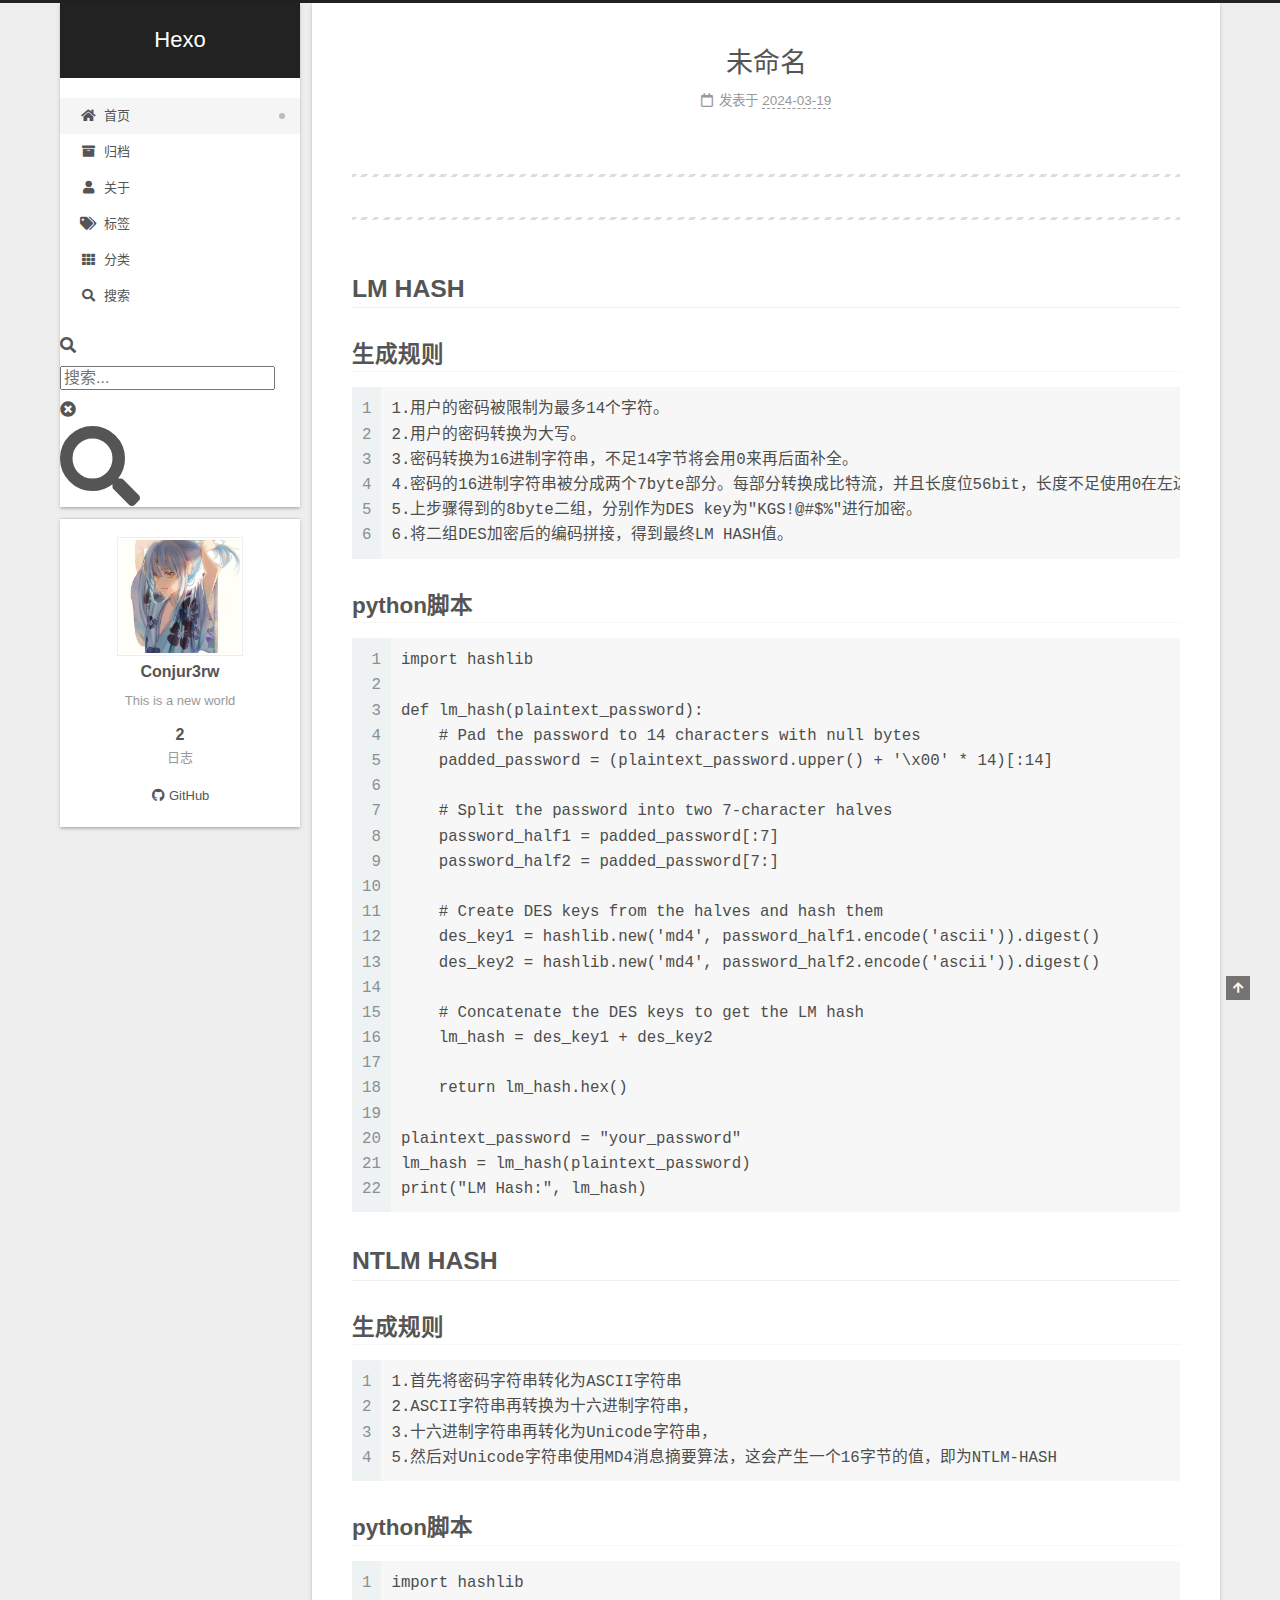
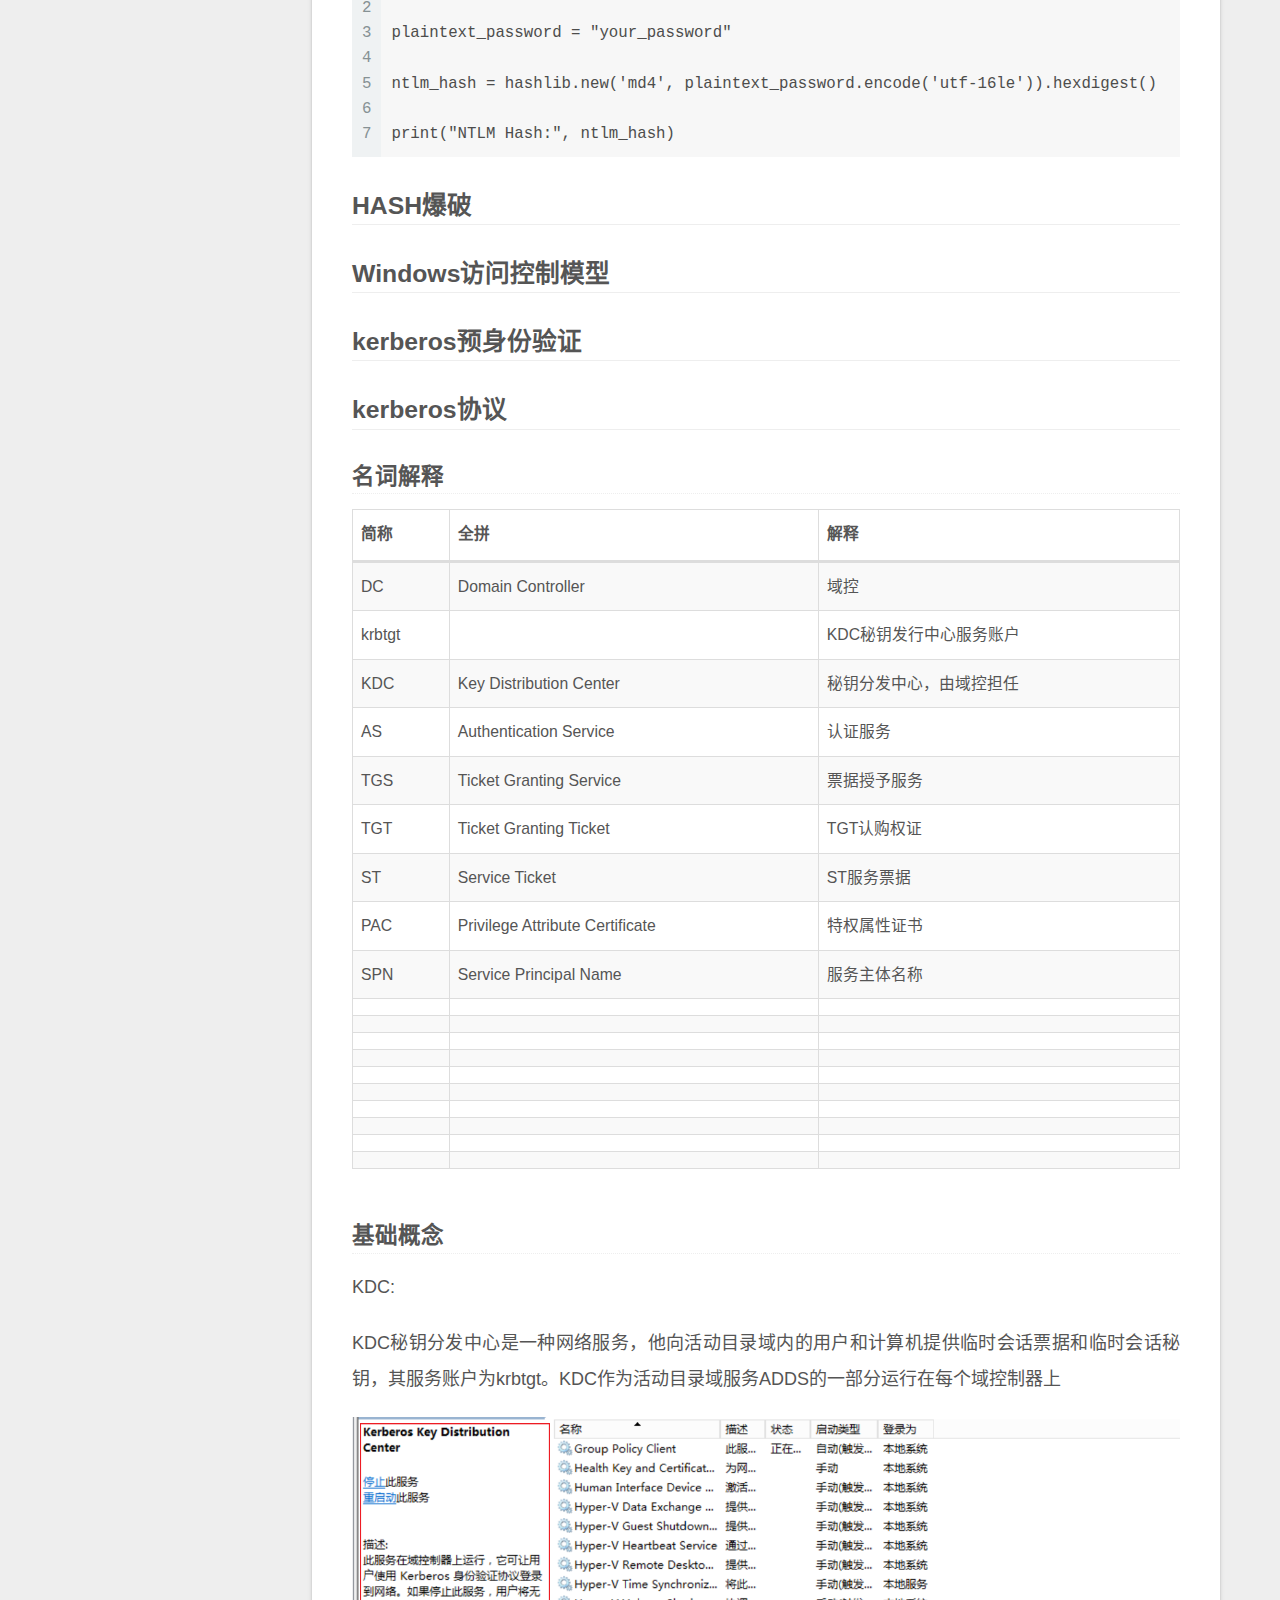
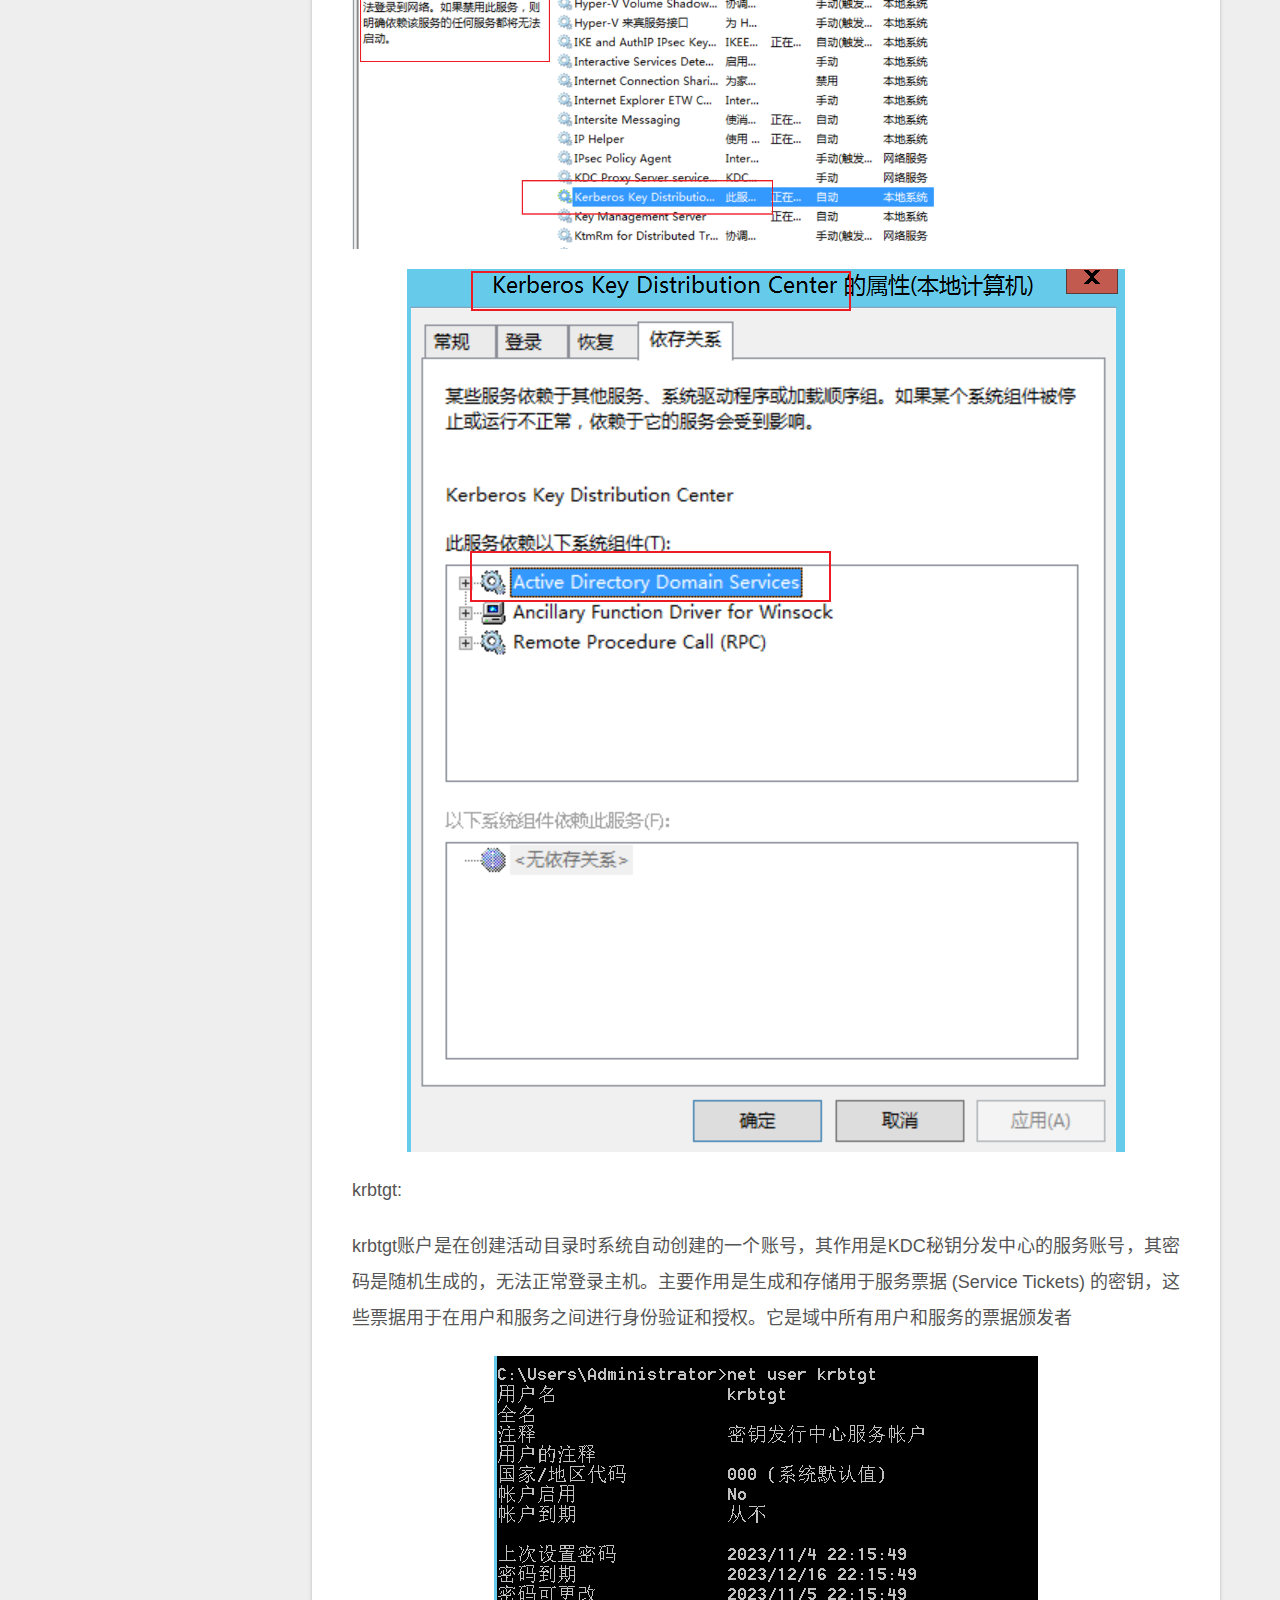
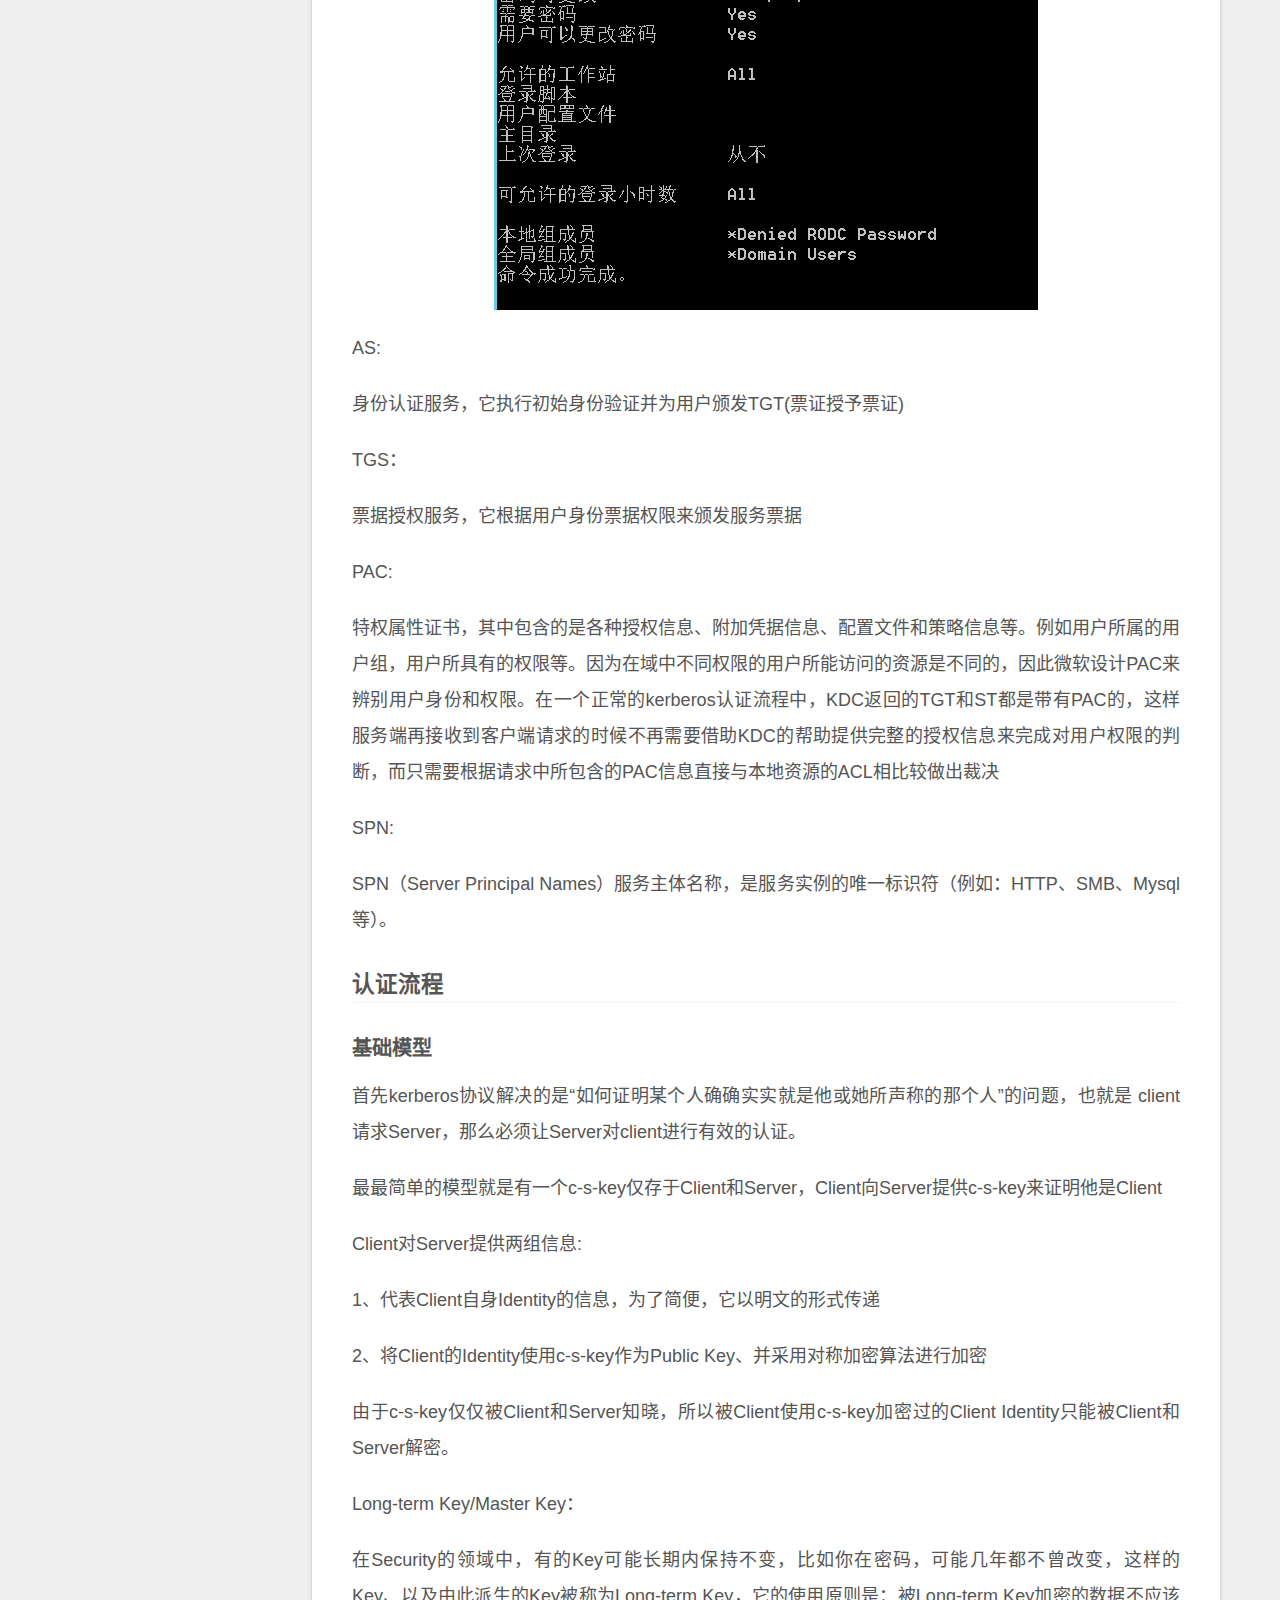
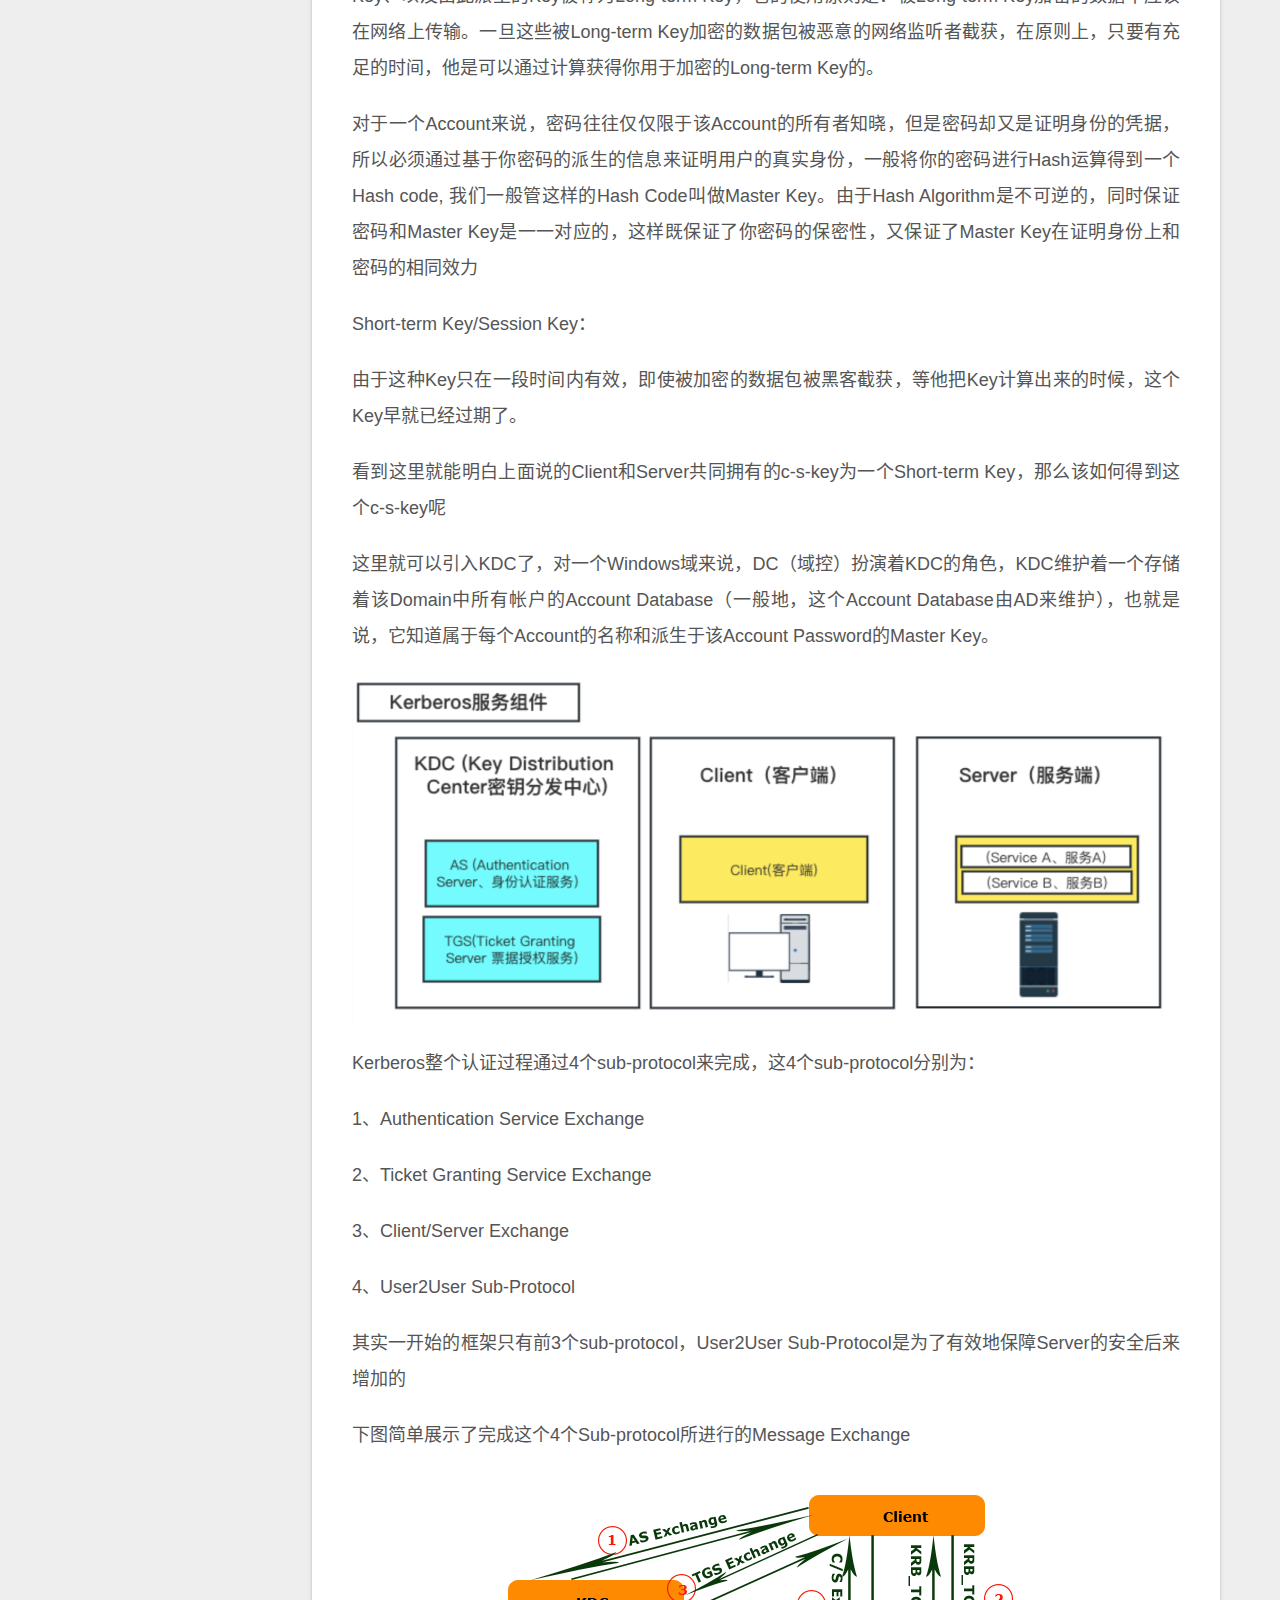
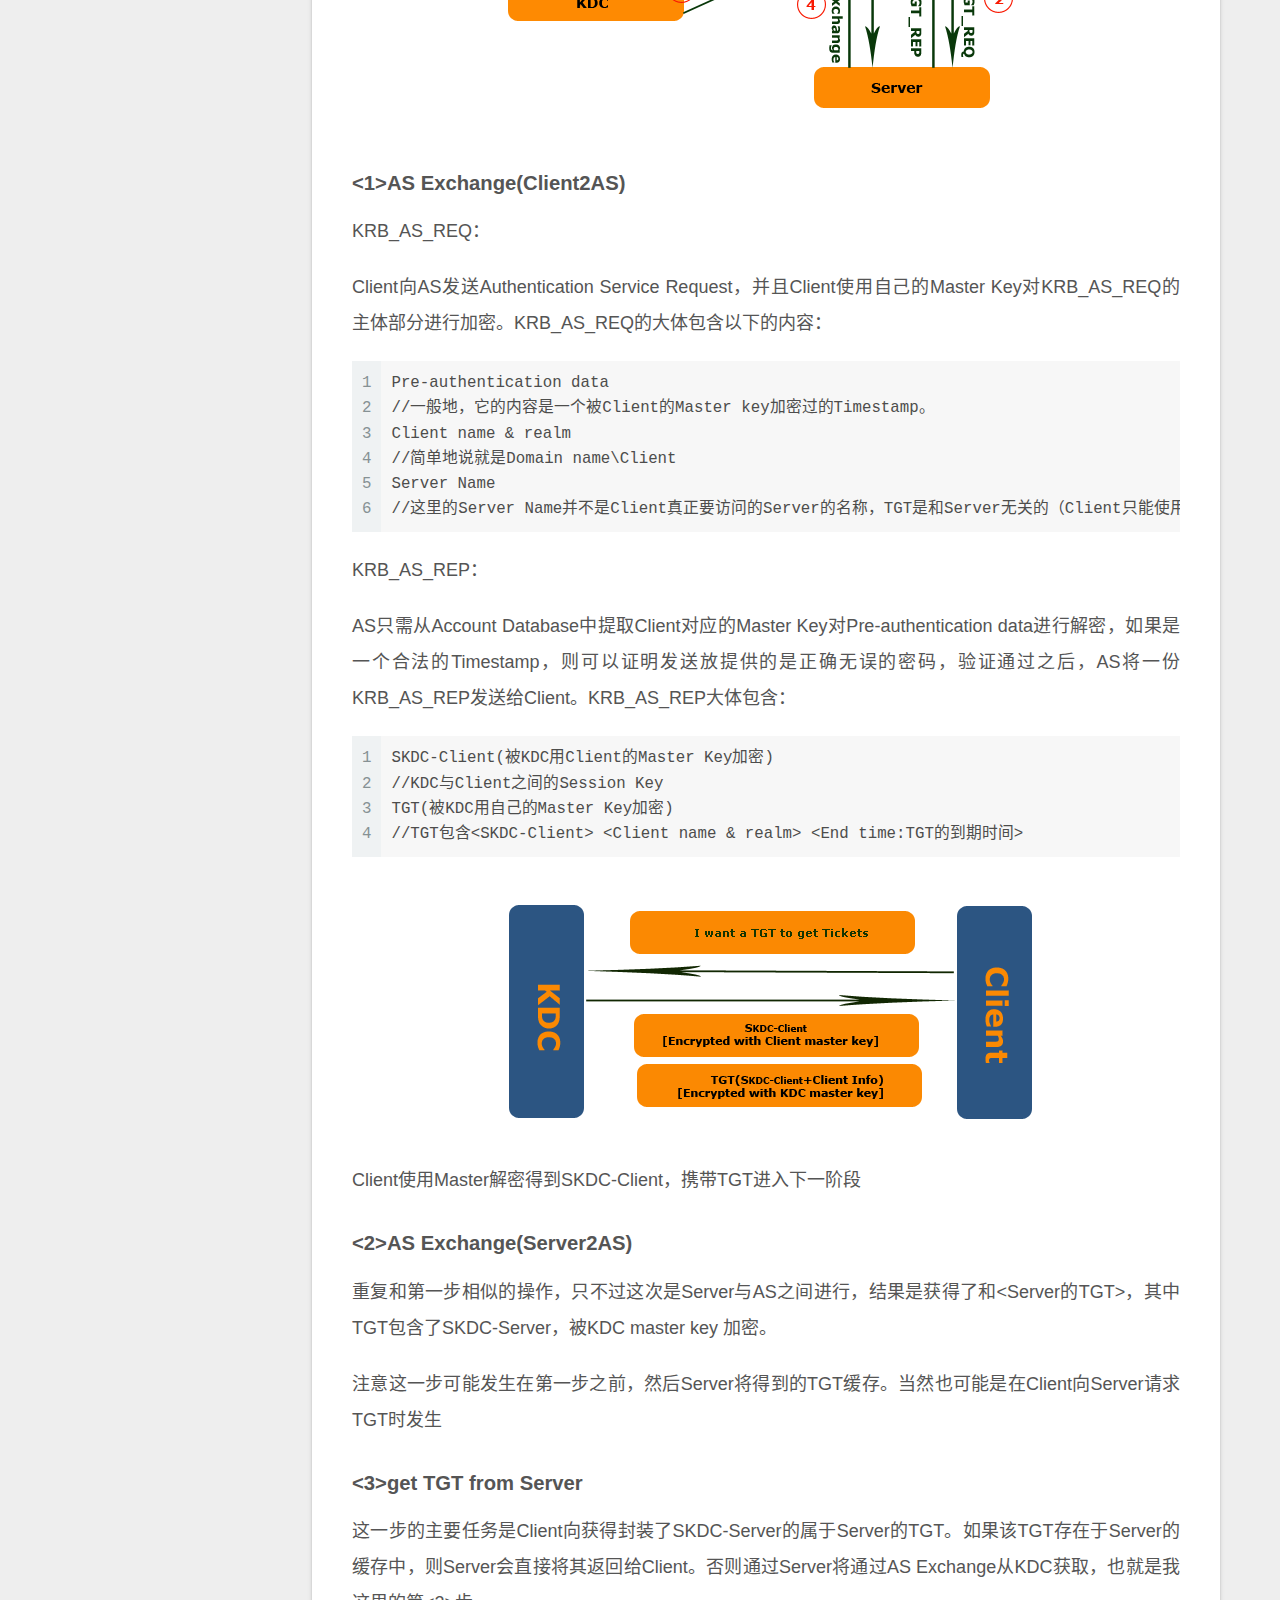
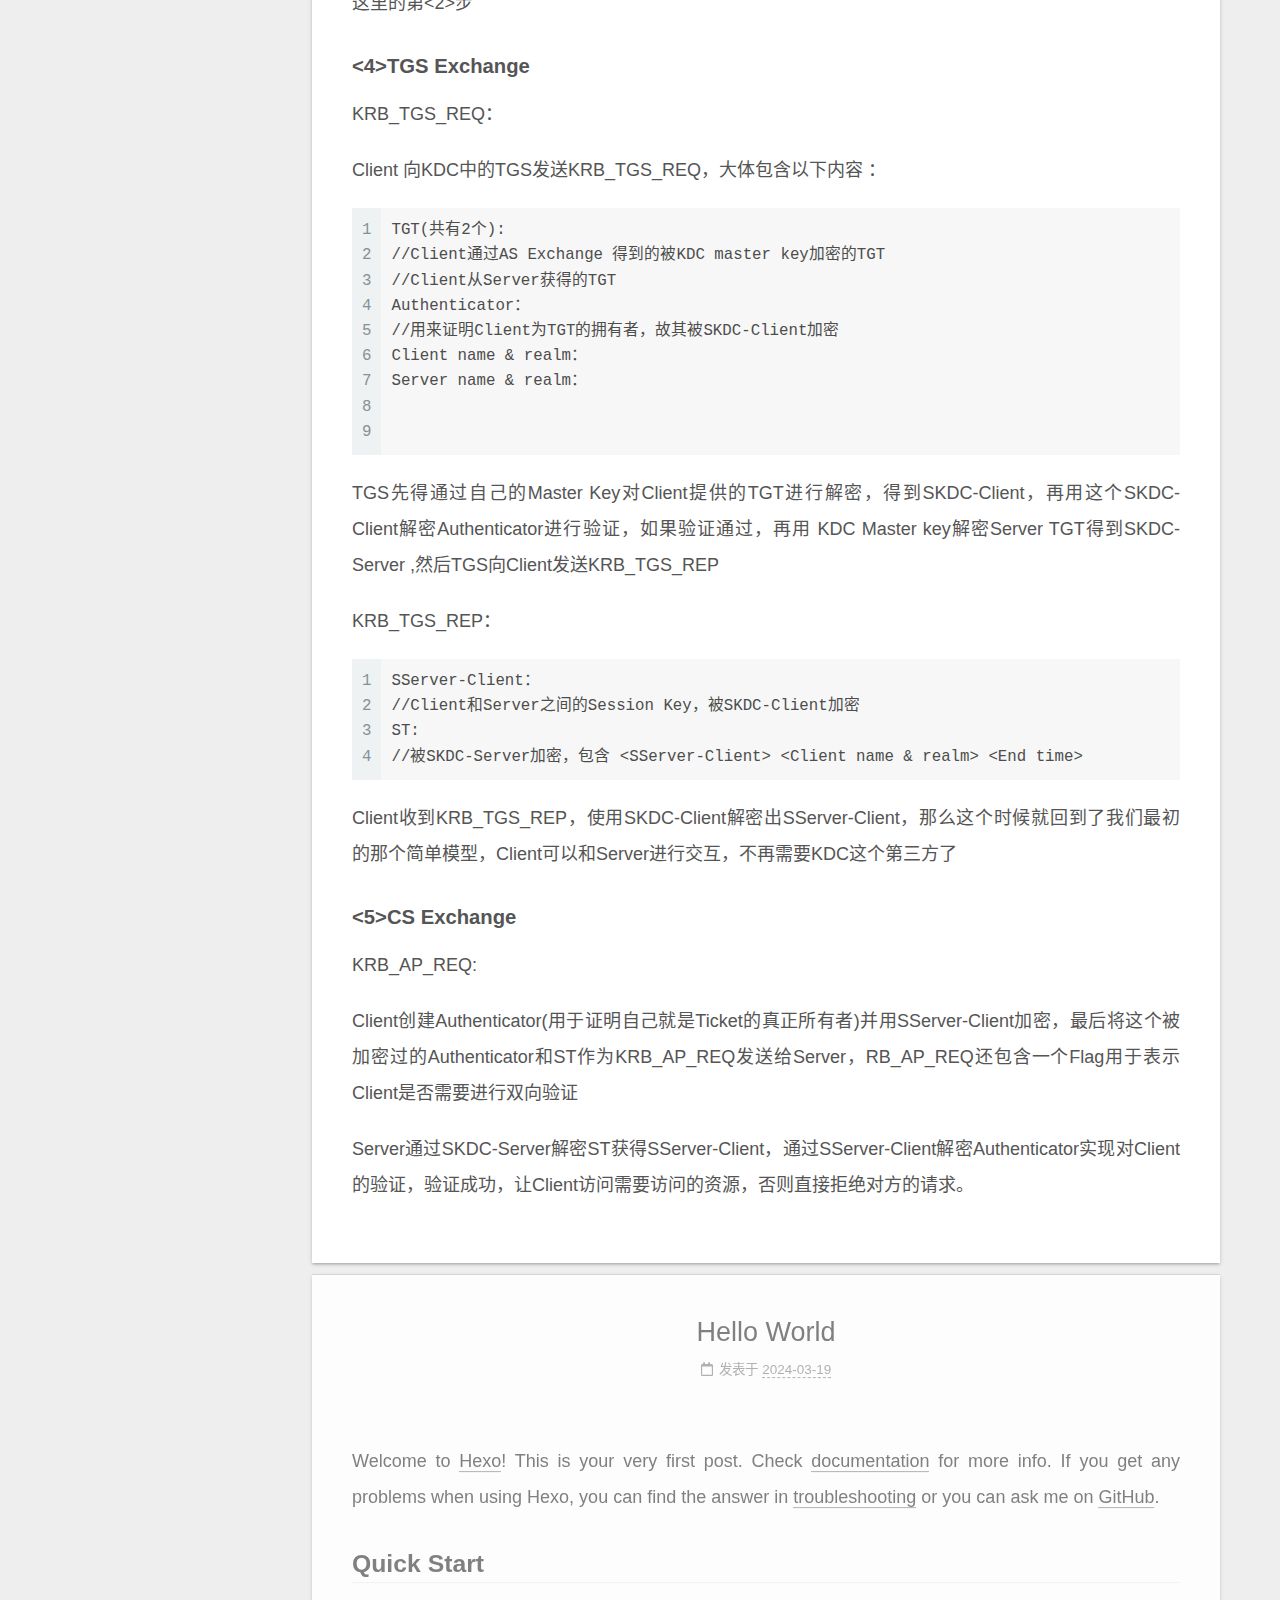
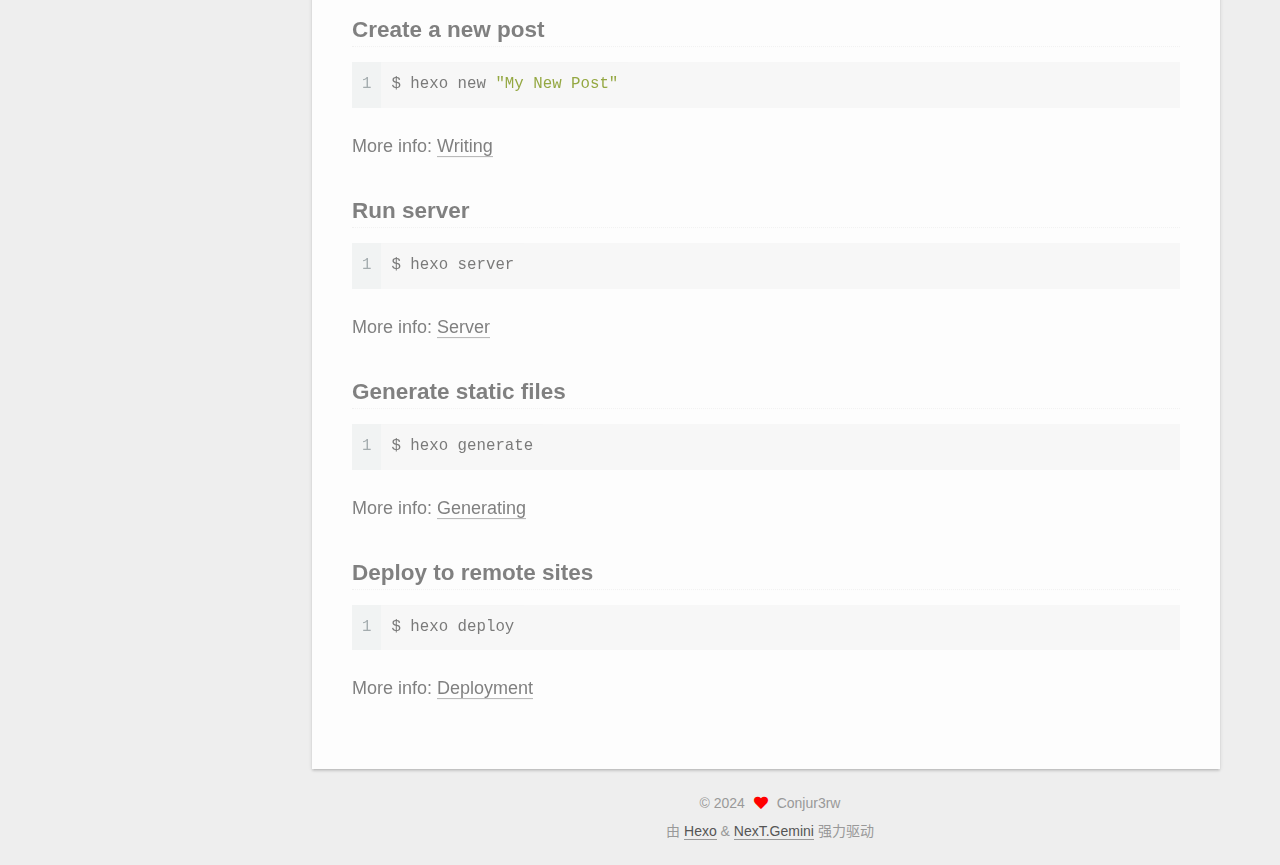
<file: index.html>
<!DOCTYPE html>
<html lang="zh-CN">
<head>
  <meta charset="UTF-8">
<meta name="viewport" content="width=device-width, initial-scale=1, maximum-scale=2">
<meta name="theme-color" content="#222">
<meta name="generator" content="Hexo 7.1.1">
  <link rel="apple-touch-icon" sizes="180x180" href="/images/apple-touch-icon-next.png">
  <link rel="icon" type="image/png" sizes="32x32" href="/images/favicon-32x32-next.png">
  <link rel="icon" type="image/png" sizes="16x16" href="/images/favicon-16x16-next.png">
  <link rel="mask-icon" href="/images/logo.svg" color="#222">

<link rel="stylesheet" href="/css/main.css">


<link rel="stylesheet" href="/lib/font-awesome/css/all.min.css">

<script id="hexo-configurations">
    var NexT = window.NexT || {};
    var CONFIG = {"hostname":"example.com","root":"/","scheme":"Gemini","version":"7.8.0","exturl":false,"sidebar":{"position":"left","display":"post","padding":18,"offset":12,"onmobile":false},"copycode":{"enable":false,"show_result":false,"style":null},"back2top":{"enable":true,"sidebar":false,"scrollpercent":false},"bookmark":{"enable":false,"color":"#222","save":"auto"},"fancybox":false,"mediumzoom":false,"lazyload":false,"pangu":false,"comments":{"style":"tabs","active":null,"storage":true,"lazyload":false,"nav":null},"algolia":{"hits":{"per_page":10},"labels":{"input_placeholder":"Search for Posts","hits_empty":"We didn't find any results for the search: ${query}","hits_stats":"${hits} results found in ${time} ms"}},"localsearch":{"enable":true,"trigger":"auto","top_n_per_article":1,"unescape":false,"preload":true},"motion":{"enable":true,"async":false,"transition":{"post_block":"fadeIn","post_header":"slideDownIn","post_body":"slideDownIn","coll_header":"slideLeftIn","sidebar":"slideUpIn"}},"path":"search.xml"};
  </script>

  <meta name="description" content="This is a new world">
<meta property="og:type" content="website">
<meta property="og:title" content="Hexo">
<meta property="og:url" content="http://example.com/index.html">
<meta property="og:site_name" content="Hexo">
<meta property="og:description" content="This is a new world">
<meta property="og:locale" content="zh_CN">
<meta property="article:author" content="Conjur3rw">
<meta name="twitter:card" content="summary">

<link rel="canonical" href="http://example.com/">


<script id="page-configurations">
  // https://hexo.io/docs/variables.html
  CONFIG.page = {
    sidebar: "",
    isHome : true,
    isPost : false,
    lang   : 'zh-CN'
  };
</script>

  <title>Hexo</title>
  






  <noscript>
  <style>
  .use-motion .brand,
  .use-motion .menu-item,
  .sidebar-inner,
  .use-motion .post-block,
  .use-motion .pagination,
  .use-motion .comments,
  .use-motion .post-header,
  .use-motion .post-body,
  .use-motion .collection-header { opacity: initial; }

  .use-motion .site-title,
  .use-motion .site-subtitle {
    opacity: initial;
    top: initial;
  }

  .use-motion .logo-line-before i { left: initial; }
  .use-motion .logo-line-after i { right: initial; }
  </style>
</noscript>

</head>

<body itemscope itemtype="http://schema.org/WebPage">
  <div class="container use-motion">
    <div class="headband"></div>

    <header class="header" itemscope itemtype="http://schema.org/WPHeader">
      <div class="header-inner"><div class="site-brand-container">
  <div class="site-nav-toggle">
    <div class="toggle" aria-label="切换导航栏">
      <span class="toggle-line toggle-line-first"></span>
      <span class="toggle-line toggle-line-middle"></span>
      <span class="toggle-line toggle-line-last"></span>
    </div>
  </div>

  <div class="site-meta">

    <a href="/" class="brand" rel="start">
      <span class="logo-line-before"><i></i></span>
      <h1 class="site-title">Hexo</h1>
      <span class="logo-line-after"><i></i></span>
    </a>
  </div>

  <div class="site-nav-right">
    <div class="toggle popup-trigger">
        <i class="fa fa-search fa-fw fa-lg"></i>
    </div>
  </div>
</div>




<nav class="site-nav">
  <ul id="menu" class="main-menu menu">
        <li class="menu-item menu-item-home">

    <a href="/" rel="section"><i class="fa fa-home fa-fw"></i>首页</a>

  </li>
        <li class="menu-item menu-item-archives">

    <a href="/archives/" rel="section"><i class="fa fa-archive fa-fw"></i>归档</a>

  </li>
        <li class="menu-item menu-item-about">

    <a href="/about/" rel="section"><i class="fa fa-user fa-fw"></i>关于</a>

  </li>
        <li class="menu-item menu-item-tags">

    <a href="/tags/" rel="section"><i class="fa fa-tags fa-fw"></i>标签</a>

  </li>
        <li class="menu-item menu-item-categories">

    <a href="/categories/" rel="section"><i class="fa fa-th fa-fw"></i>分类</a>

  </li>
      <li class="menu-item menu-item-search">
        <a role="button" class="popup-trigger"><i class="fa fa-search fa-fw"></i>搜索
        </a>
      </li>
  </ul>
</nav>



  <div class="search-pop-overlay">
    <div class="popup search-popup">
        <div class="search-header">
  <span class="search-icon">
    <i class="fa fa-search"></i>
  </span>
  <div class="search-input-container">
    <input autocomplete="off" autocapitalize="off"
           placeholder="搜索..." spellcheck="false"
           type="search" class="search-input">
  </div>
  <span class="popup-btn-close">
    <i class="fa fa-times-circle"></i>
  </span>
</div>
<div id="search-result">
  <div id="no-result">
    <i class="fa fa-spinner fa-pulse fa-5x fa-fw"></i>
  </div>
</div>

    </div>
  </div>

</div>
    </header>

    
  <div class="back-to-top">
    <i class="fa fa-arrow-up"></i>
    <span>0%</span>
  </div>


    <main class="main">
      <div class="main-inner">
        <div class="content-wrap">
          

          <div class="content index posts-expand">
            
      
  
  
  <article itemscope itemtype="http://schema.org/Article" class="post-block" lang="zh-CN">
    <link itemprop="mainEntityOfPage" href="http://example.com/2024/03/19/first/">

    <span hidden itemprop="author" itemscope itemtype="http://schema.org/Person">
      <meta itemprop="image" content="/images/avatar.jpg">
      <meta itemprop="name" content="Conjur3rw">
      <meta itemprop="description" content="This is a new world">
    </span>

    <span hidden itemprop="publisher" itemscope itemtype="http://schema.org/Organization">
      <meta itemprop="name" content="Hexo">
    </span>
      <header class="post-header">
        <h2 class="post-title" itemprop="name headline">
          
            <a href="/2024/03/19/first/" class="post-title-link" itemprop="url">未命名</a>
        </h2>

        <div class="post-meta">
            <span class="post-meta-item">
              <span class="post-meta-item-icon">
                <i class="far fa-calendar"></i>
              </span>
              <span class="post-meta-item-text">发表于</span>
              

              <time title="创建时间：2024-03-19 19:20:27 / 修改时间：20:04:52" itemprop="dateCreated datePublished" datetime="2024-03-19T19:20:27+08:00">2024-03-19</time>
            </span>

          

        </div>
      </header>

    
    
    
    <div class="post-body" itemprop="articleBody">

      
          <hr>
<hr>
<h2 id="LM-HASH"><a href="#LM-HASH" class="headerlink" title="LM HASH"></a>LM HASH</h2><h3 id="生成规则"><a href="#生成规则" class="headerlink" title="生成规则"></a>生成规则</h3><figure class="highlight plaintext"><table><tr><td class="gutter"><pre><span class="line">1</span><br><span class="line">2</span><br><span class="line">3</span><br><span class="line">4</span><br><span class="line">5</span><br><span class="line">6</span><br></pre></td><td class="code"><pre><span class="line">1.用户的密码被限制为最多14个字符。</span><br><span class="line">2.用户的密码转换为大写。</span><br><span class="line">3.密码转换为16进制字符串，不足14字节将会用0来再后面补全。</span><br><span class="line">4.密码的16进制字符串被分成两个7byte部分。每部分转换成比特流，并且长度位56bit，长度不足使用0在左边补齐长度，再分7bit为一组末尾加上0,组成新的编码（str_to_key()函数处理）</span><br><span class="line">5.上步骤得到的8byte二组，分别作为DES key为&quot;KGS!@#$%&quot;进行加密。</span><br><span class="line">6.将二组DES加密后的编码拼接，得到最终LM HASH值。</span><br></pre></td></tr></table></figure>

<h3 id="python脚本"><a href="#python脚本" class="headerlink" title="python脚本"></a>python脚本</h3><figure class="highlight plaintext"><table><tr><td class="gutter"><pre><span class="line">1</span><br><span class="line">2</span><br><span class="line">3</span><br><span class="line">4</span><br><span class="line">5</span><br><span class="line">6</span><br><span class="line">7</span><br><span class="line">8</span><br><span class="line">9</span><br><span class="line">10</span><br><span class="line">11</span><br><span class="line">12</span><br><span class="line">13</span><br><span class="line">14</span><br><span class="line">15</span><br><span class="line">16</span><br><span class="line">17</span><br><span class="line">18</span><br><span class="line">19</span><br><span class="line">20</span><br><span class="line">21</span><br><span class="line">22</span><br></pre></td><td class="code"><pre><span class="line">import hashlib</span><br><span class="line"></span><br><span class="line">def lm_hash(plaintext_password):</span><br><span class="line">    # Pad the password to 14 characters with null bytes</span><br><span class="line">    padded_password = (plaintext_password.upper() + &#x27;\x00&#x27; * 14)[:14]</span><br><span class="line"></span><br><span class="line">    # Split the password into two 7-character halves</span><br><span class="line">    password_half1 = padded_password[:7]</span><br><span class="line">    password_half2 = padded_password[7:]</span><br><span class="line"></span><br><span class="line">    # Create DES keys from the halves and hash them</span><br><span class="line">    des_key1 = hashlib.new(&#x27;md4&#x27;, password_half1.encode(&#x27;ascii&#x27;)).digest()</span><br><span class="line">    des_key2 = hashlib.new(&#x27;md4&#x27;, password_half2.encode(&#x27;ascii&#x27;)).digest()</span><br><span class="line"></span><br><span class="line">    # Concatenate the DES keys to get the LM hash</span><br><span class="line">    lm_hash = des_key1 + des_key2</span><br><span class="line"></span><br><span class="line">    return lm_hash.hex()</span><br><span class="line"></span><br><span class="line">plaintext_password = &quot;your_password&quot;</span><br><span class="line">lm_hash = lm_hash(plaintext_password)</span><br><span class="line">print(&quot;LM Hash:&quot;, lm_hash)</span><br></pre></td></tr></table></figure>

<h2 id="NTLM-HASH"><a href="#NTLM-HASH" class="headerlink" title="NTLM HASH"></a>NTLM HASH</h2><h3 id="生成规则-1"><a href="#生成规则-1" class="headerlink" title="生成规则"></a>生成规则</h3><figure class="highlight plaintext"><table><tr><td class="gutter"><pre><span class="line">1</span><br><span class="line">2</span><br><span class="line">3</span><br><span class="line">4</span><br></pre></td><td class="code"><pre><span class="line">1.首先将密码字符串转化为ASCII字符串</span><br><span class="line">2.ASCII字符串再转换为十六进制字符串，</span><br><span class="line">3.十六进制字符串再转化为Unicode字符串，</span><br><span class="line">5.然后对Unicode字符串使用MD4消息摘要算法，这会产生一个16字节的值，即为NTLM-HASH</span><br></pre></td></tr></table></figure>

<h3 id="python脚本-1"><a href="#python脚本-1" class="headerlink" title="python脚本"></a>python脚本</h3><figure class="highlight plaintext"><table><tr><td class="gutter"><pre><span class="line">1</span><br><span class="line">2</span><br><span class="line">3</span><br><span class="line">4</span><br><span class="line">5</span><br><span class="line">6</span><br><span class="line">7</span><br></pre></td><td class="code"><pre><span class="line">import hashlib</span><br><span class="line"></span><br><span class="line">plaintext_password = &quot;your_password&quot;</span><br><span class="line"></span><br><span class="line">ntlm_hash = hashlib.new(&#x27;md4&#x27;, plaintext_password.encode(&#x27;utf-16le&#x27;)).hexdigest()</span><br><span class="line"></span><br><span class="line">print(&quot;NTLM Hash:&quot;, ntlm_hash)</span><br></pre></td></tr></table></figure>

<h2 id="HASH爆破"><a href="#HASH爆破" class="headerlink" title="HASH爆破"></a>HASH爆破</h2><h2 id="Windows访问控制模型"><a href="#Windows访问控制模型" class="headerlink" title="Windows访问控制模型"></a>Windows访问控制模型</h2><h2 id="kerberos预身份验证"><a href="#kerberos预身份验证" class="headerlink" title="kerberos预身份验证"></a>kerberos预身份验证</h2><h2 id="kerberos协议"><a href="#kerberos协议" class="headerlink" title="kerberos协议"></a>kerberos协议</h2><h3 id="名词解释"><a href="#名词解释" class="headerlink" title="名词解释"></a>名词解释</h3><table>
<thead>
<tr>
<th>简称</th>
<th>全拼</th>
<th>解释</th>
</tr>
</thead>
<tbody><tr>
<td>DC</td>
<td>Domain Controller</td>
<td>域控</td>
</tr>
<tr>
<td>krbtgt</td>
<td></td>
<td>KDC秘钥发行中心服务账户</td>
</tr>
<tr>
<td>KDC</td>
<td>Key Distribution Center</td>
<td>秘钥分发中心，由域控担任</td>
</tr>
<tr>
<td>AS</td>
<td>Authentication Service</td>
<td>认证服务</td>
</tr>
<tr>
<td>TGS</td>
<td>Ticket Granting Service</td>
<td>票据授予服务</td>
</tr>
<tr>
<td>TGT</td>
<td>Ticket Granting Ticket</td>
<td>TGT认购权证</td>
</tr>
<tr>
<td>ST</td>
<td>Service Ticket</td>
<td>ST服务票据</td>
</tr>
<tr>
<td>PAC</td>
<td>Privilege Attribute Certificate</td>
<td>特权属性证书</td>
</tr>
<tr>
<td>SPN</td>
<td>Service Principal Name</td>
<td>服务主体名称</td>
</tr>
<tr>
<td></td>
<td></td>
<td></td>
</tr>
<tr>
<td></td>
<td></td>
<td></td>
</tr>
<tr>
<td></td>
<td></td>
<td></td>
</tr>
<tr>
<td></td>
<td></td>
<td></td>
</tr>
<tr>
<td></td>
<td></td>
<td></td>
</tr>
<tr>
<td></td>
<td></td>
<td></td>
</tr>
<tr>
<td></td>
<td></td>
<td></td>
</tr>
<tr>
<td></td>
<td></td>
<td></td>
</tr>
<tr>
<td></td>
<td></td>
<td></td>
</tr>
<tr>
<td></td>
<td></td>
<td></td>
</tr>
</tbody></table>
<h3 id="基础概念"><a href="#基础概念" class="headerlink" title="基础概念"></a>基础概念</h3><p>KDC:</p>
<p>KDC秘钥分发中心是一种网络服务，他向活动目录域内的用户和计算机提供临时会话票据和临时会话秘钥，其服务账户为krbtgt。KDC作为活动目录域服务ADDS的一部分运行在每个域控制器上</p>
<p><img src="/2024/03/19/first/image-20240302111410282.png" alt="image-20240302111410282"></p>
<p><img src="/2024/03/19/first/image-20240302111501313.png" alt="image-20240302111501313"></p>
<p>krbtgt:</p>
<p>krbtgt账户是在创建活动目录时系统自动创建的一个账号，其作用是KDC秘钥分发中心的服务账号，其密码是随机生成的，无法正常登录主机。主要作用是生成和存储用于服务票据 (Service Tickets) 的密钥，这些票据用于在用户和服务之间进行身份验证和授权。它是域中所有用户和服务的票据颁发者</p>
<p><img src="/2024/03/19/first/image-20240229202509823.png" alt="image-20240229202509823"></p>
<p>AS:</p>
<p>身份认证服务，它执行初始身份验证并为用户颁发TGT(票证授予票证)</p>
<p>TGS：</p>
<p>票据授权服务，它根据用户身份票据权限来颁发服务票据</p>
<p>PAC:</p>
<p>特权属性证书，其中包含的是各种授权信息、附加凭据信息、配置文件和策略信息等。例如用户所属的用户组，用户所具有的权限等。因为在域中不同权限的用户所能访问的资源是不同的，因此微软设计PAC来辨别用户身份和权限。在一个正常的kerberos认证流程中，KDC返回的TGT和ST都是带有PAC的，这样服务端再接收到客户端请求的时候不再需要借助KDC的帮助提供完整的授权信息来完成对用户权限的判断，而只需要根据请求中所包含的PAC信息直接与本地资源的ACL相比较做出裁决</p>
<p>SPN:</p>
<p>SPN（Server Principal Names）服务主体名称，是服务实例的唯一标识符（例如：HTTP、SMB、Mysql等）。</p>
<h3 id="认证流程"><a href="#认证流程" class="headerlink" title="认证流程"></a>认证流程</h3><h4 id="基础模型"><a href="#基础模型" class="headerlink" title="基础模型"></a>基础模型</h4><p>首先kerberos协议解决的是“如何证明某个人确确实实就是他或她所声称的那个人”的问题，也就是 client请求Server，那么必须让Server对client进行有效的认证。</p>
<p>最最简单的模型就是有一个c-s-key仅存于Client和Server，Client向Server提供c-s-key来证明他是Client</p>
<p>Client对Server提供两组信息:</p>
<p>1、代表Client自身Identity的信息，为了简便，它以明文的形式传递</p>
<p>2、将Client的Identity使用c-s-key作为Public Key、并采用对称加密算法进行加密</p>
<p>由于c-s-key仅仅被Client和Server知晓，所以被Client使用c-s-key加密过的Client Identity只能被Client和Server解密。</p>
<p>Long-term Key&#x2F;Master Key：</p>
<p>在Security的领域中，有的Key可能长期内保持不变，比如你在密码，可能几年都不曾改变，这样的Key、以及由此派生的Key被称为Long-term Key，它的使用原则是：被Long-term Key加密的数据不应该在网络上传输。一旦这些被Long-term Key加密的数据包被恶意的网络监听者截获，在原则上，只要有充足的时间，他是可以通过计算获得你用于加密的Long-term Key的。</p>
<p>对于一个Account来说，密码往往仅仅限于该Account的所有者知晓，但是密码却又是证明身份的凭据，所以必须通过基于你密码的派生的信息来证明用户的真实身份，一般将你的密码进行Hash运算得到一个Hash code, 我们一般管这样的Hash Code叫做Master Key。由于Hash Algorithm是不可逆的，同时保证密码和Master Key是一一对应的，这样既保证了你密码的保密性，又保证了Master Key在证明身份上和密码的相同效力</p>
<p>Short-term Key&#x2F;Session Key：</p>
<p>由于这种Key只在一段时间内有效，即使被加密的数据包被黑客截获，等他把Key计算出来的时候，这个Key早就已经过期了。</p>
<p>看到这里就能明白上面说的Client和Server共同拥有的c-s-key为一个Short-term Key，那么该如何得到这个c-s-key呢</p>
<p>这里就可以引入KDC了，对一个Windows域来说，DC（域控）扮演着KDC的角色，KDC维护着一个存储着该Domain中所有帐户的Account Database（一般地，这个Account Database由AD来维护），也就是说，它知道属于每个Account的名称和派生于该Account Password的Master Key。</p>
<p><img src="/2024/03/19/first/image-20240229203324842.png" alt="image-20240229203324842"></p>
<p>Kerberos整个认证过程通过4个sub-protocol来完成，这4个sub-protocol分别为：</p>
<p>1、Authentication Service Exchange</p>
<p>2、Ticket Granting Service Exchange</p>
<p>3、Client&#x2F;Server Exchange</p>
<p>4、User2User Sub-Protocol</p>
<p>其实一开始的框架只有前3个sub-protocol，User2User Sub-Protocol是为了有效地保障Server的安全后来增加的</p>
<p>下图简单展示了完成这个4个Sub-protocol所进行的Message Exchange</p>
<p><img src="/2024/03/19/first/kerberos_03_01.gif" alt="kerberos_03_01"></p>
<h4 id="AS-Exchange-Client2AS"><a href="#AS-Exchange-Client2AS" class="headerlink" title="&lt;1&gt;AS Exchange(Client2AS)"></a>&lt;1&gt;AS Exchange(Client2AS)</h4><p>KRB_AS_REQ：</p>
<p>Client向AS发送Authentication Service Request，并且Client使用自己的Master Key对KRB_AS_REQ的主体部分进行加密。KRB_AS_REQ的大体包含以下的内容：</p>
<figure class="highlight plaintext"><table><tr><td class="gutter"><pre><span class="line">1</span><br><span class="line">2</span><br><span class="line">3</span><br><span class="line">4</span><br><span class="line">5</span><br><span class="line">6</span><br></pre></td><td class="code"><pre><span class="line">Pre-authentication data</span><br><span class="line">//一般地，它的内容是一个被Client的Master key加密过的Timestamp。</span><br><span class="line">Client name &amp; realm</span><br><span class="line">//简单地说就是Domain name\Client</span><br><span class="line">Server Name</span><br><span class="line">//这里的Server Name并不是Client真正要访问的Server的名称，TGT是和Server无关的（Client只能使用Ticket，而不是TGT去访问Server，这里的Server Name实际上是KDC的TGS的Server Name。</span><br></pre></td></tr></table></figure>

<p>KRB_AS_REP：</p>
<p>AS只需从Account Database中提取Client对应的Master Key对Pre-authentication data进行解密，如果是一个合法的Timestamp，则可以证明发送放提供的是正确无误的密码，验证通过之后，AS将一份KRB_AS_REP发送给Client。KRB_AS_REP大体包含：</p>
<figure class="highlight plaintext"><table><tr><td class="gutter"><pre><span class="line">1</span><br><span class="line">2</span><br><span class="line">3</span><br><span class="line">4</span><br></pre></td><td class="code"><pre><span class="line">SKDC-Client(被KDC用Client的Master Key加密)</span><br><span class="line">//KDC与Client之间的Session Key</span><br><span class="line">TGT(被KDC用自己的Master Key加密)</span><br><span class="line">//TGT包含&lt;SKDC-Client&gt; &lt;Client name &amp; realm&gt; &lt;End time:TGT的到期时间&gt;</span><br></pre></td></tr></table></figure>

<p><img src="/2024/03/19/first/kerberos_01_07.gif" alt="kerberos_01_07"></p>
<p>Client使用Master解密得到SKDC-Client，携带TGT进入下一阶段</p>
<h4 id="AS-Exchange-Server2AS"><a href="#AS-Exchange-Server2AS" class="headerlink" title="&lt;2&gt;AS Exchange(Server2AS)"></a>&lt;2&gt;AS Exchange(Server2AS)</h4><p>重复和第一步相似的操作，只不过这次是Server与AS之间进行，结果是获得了<SKDC-Server>和&lt;Server的TGT&gt;，其中TGT包含了SKDC-Server，被KDC master key 加密。</p>
<p>注意这一步可能发生在第一步之前，然后Server将得到的TGT缓存。当然也可能是在Client向Server请求TGT时发生</p>
<h4 id="get-TGT-from-Server"><a href="#get-TGT-from-Server" class="headerlink" title="&lt;3&gt;get TGT from Server"></a>&lt;3&gt;get TGT from Server</h4><p>这一步的主要任务是Client向获得封装了SKDC-Server的属于Server的TGT。如果该TGT存在于Server的缓存中，则Server会直接将其返回给Client。否则通过Server将通过AS Exchange从KDC获取，也就是我这里的第&lt;2&gt;步</p>
<h4 id="TGS-Exchange"><a href="#TGS-Exchange" class="headerlink" title="&lt;4&gt;TGS Exchange"></a>&lt;4&gt;TGS Exchange</h4><p>KRB_TGS_REQ：</p>
<p>Client 向KDC中的TGS发送KRB_TGS_REQ，大体包含以下内容 ：</p>
<figure class="highlight plaintext"><table><tr><td class="gutter"><pre><span class="line">1</span><br><span class="line">2</span><br><span class="line">3</span><br><span class="line">4</span><br><span class="line">5</span><br><span class="line">6</span><br><span class="line">7</span><br><span class="line">8</span><br><span class="line">9</span><br></pre></td><td class="code"><pre><span class="line">TGT(共有2个):</span><br><span class="line">//Client通过AS Exchange 得到的被KDC master key加密的TGT</span><br><span class="line">//Client从Server获得的TGT</span><br><span class="line">Authenticator：</span><br><span class="line">//用来证明Client为TGT的拥有者，故其被SKDC-Client加密</span><br><span class="line">Client name &amp; realm：</span><br><span class="line">Server name &amp; realm：</span><br><span class="line"></span><br><span class="line"></span><br></pre></td></tr></table></figure>



<p>TGS先得通过自己的Master Key对Client提供的TGT进行解密，得到SKDC-Client，再用这个SKDC-Client解密Authenticator进行验证，如果验证通过，再用 KDC Master key解密Server TGT得到SKDC-Server ,然后TGS向Client发送KRB_TGS_REP</p>
<p>KRB_TGS_REP：</p>
<figure class="highlight plaintext"><table><tr><td class="gutter"><pre><span class="line">1</span><br><span class="line">2</span><br><span class="line">3</span><br><span class="line">4</span><br></pre></td><td class="code"><pre><span class="line">SServer-Client：</span><br><span class="line">//Client和Server之间的Session Key，被SKDC-Client加密</span><br><span class="line">ST:</span><br><span class="line">//被SKDC-Server加密，包含 &lt;SServer-Client&gt; &lt;Client name &amp; realm&gt; &lt;End time&gt;</span><br></pre></td></tr></table></figure>



<p>Client收到KRB_TGS_REP，使用SKDC-Client解密出SServer-Client，那么这个时候就回到了我们最初的那个简单模型，Client可以和Server进行交互，不再需要KDC这个第三方了</p>
<h4 id="CS-Exchange"><a href="#CS-Exchange" class="headerlink" title="&lt;5&gt;CS Exchange"></a>&lt;5&gt;CS Exchange</h4><p>KRB_AP_REQ:</p>
<p>Client创建Authenticator(用于证明自己就是Ticket的真正所有者)并用SServer-Client加密，最后将这个被加密过的Authenticator和ST作为KRB_AP_REQ发送给Server，RB_AP_REQ还包含一个Flag用于表示Client是否需要进行双向验证</p>
<p>Server通过SKDC-Server解密ST获得SServer-Client，通过SServer-Client解密Authenticator实现对Client的验证，验证成功，让Client访问需要访问的资源，否则直接拒绝对方的请求。</p>

      
    </div>

    
    
    
      <footer class="post-footer">
        <div class="post-eof"></div>
      </footer>
  </article>
  
  
  

      
  
  
  <article itemscope itemtype="http://schema.org/Article" class="post-block" lang="zh-CN">
    <link itemprop="mainEntityOfPage" href="http://example.com/2024/03/19/hello-world/">

    <span hidden itemprop="author" itemscope itemtype="http://schema.org/Person">
      <meta itemprop="image" content="/images/avatar.jpg">
      <meta itemprop="name" content="Conjur3rw">
      <meta itemprop="description" content="This is a new world">
    </span>

    <span hidden itemprop="publisher" itemscope itemtype="http://schema.org/Organization">
      <meta itemprop="name" content="Hexo">
    </span>
      <header class="post-header">
        <h2 class="post-title" itemprop="name headline">
          
            <a href="/2024/03/19/hello-world/" class="post-title-link" itemprop="url">Hello World</a>
        </h2>

        <div class="post-meta">
            <span class="post-meta-item">
              <span class="post-meta-item-icon">
                <i class="far fa-calendar"></i>
              </span>
              <span class="post-meta-item-text">发表于</span>

              <time title="创建时间：2024-03-19 16:24:45" itemprop="dateCreated datePublished" datetime="2024-03-19T16:24:45+08:00">2024-03-19</time>
            </span>

          

        </div>
      </header>

    
    
    
    <div class="post-body" itemprop="articleBody">

      
          <p>Welcome to <a target="_blank" rel="noopener" href="https://hexo.io/">Hexo</a>! This is your very first post. Check <a target="_blank" rel="noopener" href="https://hexo.io/docs/">documentation</a> for more info. If you get any problems when using Hexo, you can find the answer in <a target="_blank" rel="noopener" href="https://hexo.io/docs/troubleshooting.html">troubleshooting</a> or you can ask me on <a target="_blank" rel="noopener" href="https://github.com/hexojs/hexo/issues">GitHub</a>.</p>
<h2 id="Quick-Start"><a href="#Quick-Start" class="headerlink" title="Quick Start"></a>Quick Start</h2><h3 id="Create-a-new-post"><a href="#Create-a-new-post" class="headerlink" title="Create a new post"></a>Create a new post</h3><figure class="highlight bash"><table><tr><td class="gutter"><pre><span class="line">1</span><br></pre></td><td class="code"><pre><span class="line">$ hexo new <span class="string">&quot;My New Post&quot;</span></span><br></pre></td></tr></table></figure>

<p>More info: <a target="_blank" rel="noopener" href="https://hexo.io/docs/writing.html">Writing</a></p>
<h3 id="Run-server"><a href="#Run-server" class="headerlink" title="Run server"></a>Run server</h3><figure class="highlight bash"><table><tr><td class="gutter"><pre><span class="line">1</span><br></pre></td><td class="code"><pre><span class="line">$ hexo server</span><br></pre></td></tr></table></figure>

<p>More info: <a target="_blank" rel="noopener" href="https://hexo.io/docs/server.html">Server</a></p>
<h3 id="Generate-static-files"><a href="#Generate-static-files" class="headerlink" title="Generate static files"></a>Generate static files</h3><figure class="highlight bash"><table><tr><td class="gutter"><pre><span class="line">1</span><br></pre></td><td class="code"><pre><span class="line">$ hexo generate</span><br></pre></td></tr></table></figure>

<p>More info: <a target="_blank" rel="noopener" href="https://hexo.io/docs/generating.html">Generating</a></p>
<h3 id="Deploy-to-remote-sites"><a href="#Deploy-to-remote-sites" class="headerlink" title="Deploy to remote sites"></a>Deploy to remote sites</h3><figure class="highlight bash"><table><tr><td class="gutter"><pre><span class="line">1</span><br></pre></td><td class="code"><pre><span class="line">$ hexo deploy</span><br></pre></td></tr></table></figure>

<p>More info: <a target="_blank" rel="noopener" href="https://hexo.io/docs/one-command-deployment.html">Deployment</a></p>

      
    </div>

    
    
    
      <footer class="post-footer">
        <div class="post-eof"></div>
      </footer>
  </article>
  
  
  


  



          </div>
          

<script>
  window.addEventListener('tabs:register', () => {
    let { activeClass } = CONFIG.comments;
    if (CONFIG.comments.storage) {
      activeClass = localStorage.getItem('comments_active') || activeClass;
    }
    if (activeClass) {
      let activeTab = document.querySelector(`a[href="#comment-${activeClass}"]`);
      if (activeTab) {
        activeTab.click();
      }
    }
  });
  if (CONFIG.comments.storage) {
    window.addEventListener('tabs:click', event => {
      if (!event.target.matches('.tabs-comment .tab-content .tab-pane')) return;
      let commentClass = event.target.classList[1];
      localStorage.setItem('comments_active', commentClass);
    });
  }
</script>

        </div>
          
  
  <div class="toggle sidebar-toggle">
    <span class="toggle-line toggle-line-first"></span>
    <span class="toggle-line toggle-line-middle"></span>
    <span class="toggle-line toggle-line-last"></span>
  </div>

  <aside class="sidebar">
    <div class="sidebar-inner">

      <ul class="sidebar-nav motion-element">
        <li class="sidebar-nav-toc">
          文章目录
        </li>
        <li class="sidebar-nav-overview">
          站点概览
        </li>
      </ul>

      <!--noindex-->
      <div class="post-toc-wrap sidebar-panel">
      </div>
      <!--/noindex-->

      <div class="site-overview-wrap sidebar-panel">
        <div class="site-author motion-element" itemprop="author" itemscope itemtype="http://schema.org/Person">
    <img class="site-author-image" itemprop="image" alt="Conjur3rw"
      src="/images/avatar.jpg">
  <p class="site-author-name" itemprop="name">Conjur3rw</p>
  <div class="site-description" itemprop="description">This is a new world</div>
</div>
<div class="site-state-wrap motion-element">
  <nav class="site-state">
      <div class="site-state-item site-state-posts">
          <a href="/archives/">
        
          <span class="site-state-item-count">2</span>
          <span class="site-state-item-name">日志</span>
        </a>
      </div>
  </nav>
</div>
  <div class="links-of-author motion-element">
      <span class="links-of-author-item">
        <a href="https://github.com/conjur3rw" title="GitHub → https:&#x2F;&#x2F;github.com&#x2F;conjur3rw" rel="noopener" target="_blank"><i class="fab fa-github fa-fw"></i>GitHub</a>
      </span>
  </div>



      </div>

    </div>
  </aside>
  <div id="sidebar-dimmer"></div>


      </div>
    </main>

    <footer class="footer">
      <div class="footer-inner">
        

        

<div class="copyright">
  
  &copy; 
  <span itemprop="copyrightYear">2024</span>
  <span class="with-love">
    <i class="fa fa-heart"></i>
  </span>
  <span class="author" itemprop="copyrightHolder">Conjur3rw</span>
</div>
  <div class="powered-by">由 <a href="https://hexo.io/" class="theme-link" rel="noopener" target="_blank">Hexo</a> & <a href="https://theme-next.org/" class="theme-link" rel="noopener" target="_blank">NexT.Gemini</a> 强力驱动
  </div>

        








      </div>
    </footer>
  </div>

  
  <script src="/lib/anime.min.js"></script>
  <script src="/lib/velocity/velocity.min.js"></script>
  <script src="/lib/velocity/velocity.ui.min.js"></script>

<script src="/js/utils.js"></script>

<script src="/js/motion.js"></script>


<script src="/js/schemes/pisces.js"></script>


<script src="/js/next-boot.js"></script>




  




  
<script src="/js/local-search.js"></script>













  

  

</body>
</html>
</file>
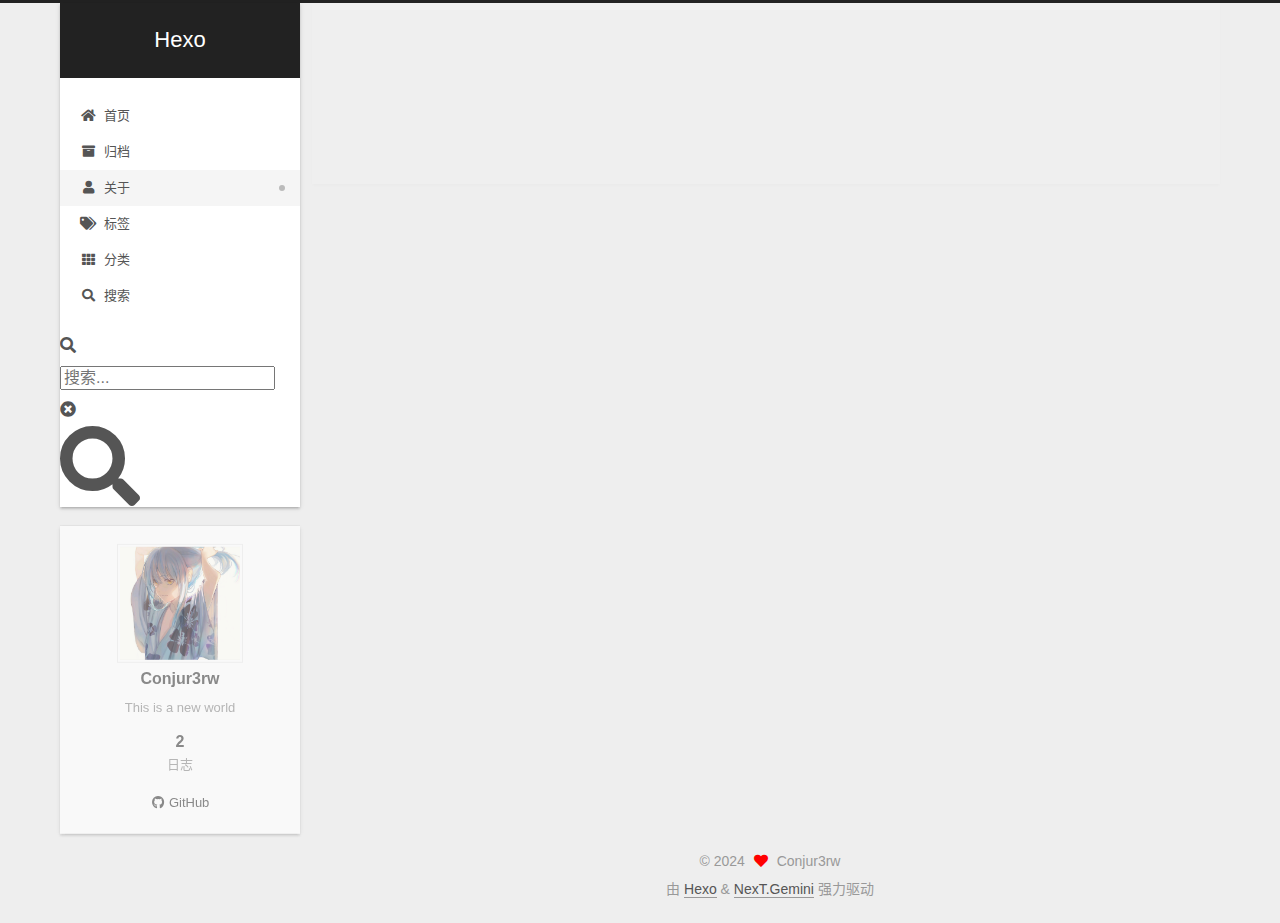
<file: about/index.html>
<!DOCTYPE html>
<html lang="zh-CN">
<head>
  <meta charset="UTF-8">
<meta name="viewport" content="width=device-width, initial-scale=1, maximum-scale=2">
<meta name="theme-color" content="#222">
<meta name="generator" content="Hexo 7.1.1">
  <link rel="apple-touch-icon" sizes="180x180" href="/images/apple-touch-icon-next.png">
  <link rel="icon" type="image/png" sizes="32x32" href="/images/favicon-32x32-next.png">
  <link rel="icon" type="image/png" sizes="16x16" href="/images/favicon-16x16-next.png">
  <link rel="mask-icon" href="/images/logo.svg" color="#222">

<link rel="stylesheet" href="/css/main.css">


<link rel="stylesheet" href="/lib/font-awesome/css/all.min.css">

<script id="hexo-configurations">
    var NexT = window.NexT || {};
    var CONFIG = {"hostname":"example.com","root":"/","scheme":"Gemini","version":"7.8.0","exturl":false,"sidebar":{"position":"left","display":"post","padding":18,"offset":12,"onmobile":false},"copycode":{"enable":false,"show_result":false,"style":null},"back2top":{"enable":true,"sidebar":false,"scrollpercent":false},"bookmark":{"enable":false,"color":"#222","save":"auto"},"fancybox":false,"mediumzoom":false,"lazyload":false,"pangu":false,"comments":{"style":"tabs","active":null,"storage":true,"lazyload":false,"nav":null},"algolia":{"hits":{"per_page":10},"labels":{"input_placeholder":"Search for Posts","hits_empty":"We didn't find any results for the search: ${query}","hits_stats":"${hits} results found in ${time} ms"}},"localsearch":{"enable":true,"trigger":"auto","top_n_per_article":1,"unescape":false,"preload":true},"motion":{"enable":true,"async":false,"transition":{"post_block":"fadeIn","post_header":"slideDownIn","post_body":"slideDownIn","coll_header":"slideLeftIn","sidebar":"slideUpIn"}},"path":"search.xml"};
  </script>

  <meta name="description" content="This is a new world">
<meta property="og:type" content="website">
<meta property="og:title" content="about">
<meta property="og:url" content="http://example.com/about/index.html">
<meta property="og:site_name" content="Hexo">
<meta property="og:description" content="This is a new world">
<meta property="og:locale" content="zh_CN">
<meta property="article:published_time" content="2024-03-19T13:42:07.000Z">
<meta property="article:modified_time" content="2024-03-19T13:42:07.724Z">
<meta property="article:author" content="Conjur3rw">
<meta name="twitter:card" content="summary">

<link rel="canonical" href="http://example.com/about/">


<script id="page-configurations">
  // https://hexo.io/docs/variables.html
  CONFIG.page = {
    sidebar: "",
    isHome : false,
    isPost : false,
    lang   : 'zh-CN'
  };
</script>

  <title>about | Hexo
</title>
  






  <noscript>
  <style>
  .use-motion .brand,
  .use-motion .menu-item,
  .sidebar-inner,
  .use-motion .post-block,
  .use-motion .pagination,
  .use-motion .comments,
  .use-motion .post-header,
  .use-motion .post-body,
  .use-motion .collection-header { opacity: initial; }

  .use-motion .site-title,
  .use-motion .site-subtitle {
    opacity: initial;
    top: initial;
  }

  .use-motion .logo-line-before i { left: initial; }
  .use-motion .logo-line-after i { right: initial; }
  </style>
</noscript>

</head>

<body itemscope itemtype="http://schema.org/WebPage">
  <div class="container use-motion">
    <div class="headband"></div>

    <header class="header" itemscope itemtype="http://schema.org/WPHeader">
      <div class="header-inner"><div class="site-brand-container">
  <div class="site-nav-toggle">
    <div class="toggle" aria-label="切换导航栏">
      <span class="toggle-line toggle-line-first"></span>
      <span class="toggle-line toggle-line-middle"></span>
      <span class="toggle-line toggle-line-last"></span>
    </div>
  </div>

  <div class="site-meta">

    <a href="/" class="brand" rel="start">
      <span class="logo-line-before"><i></i></span>
      <h1 class="site-title">Hexo</h1>
      <span class="logo-line-after"><i></i></span>
    </a>
  </div>

  <div class="site-nav-right">
    <div class="toggle popup-trigger">
        <i class="fa fa-search fa-fw fa-lg"></i>
    </div>
  </div>
</div>




<nav class="site-nav">
  <ul id="menu" class="main-menu menu">
        <li class="menu-item menu-item-home">

    <a href="/" rel="section"><i class="fa fa-home fa-fw"></i>首页</a>

  </li>
        <li class="menu-item menu-item-archives">

    <a href="/archives/" rel="section"><i class="fa fa-archive fa-fw"></i>归档</a>

  </li>
        <li class="menu-item menu-item-about">

    <a href="/about/" rel="section"><i class="fa fa-user fa-fw"></i>关于</a>

  </li>
        <li class="menu-item menu-item-tags">

    <a href="/tags/" rel="section"><i class="fa fa-tags fa-fw"></i>标签</a>

  </li>
        <li class="menu-item menu-item-categories">

    <a href="/categories/" rel="section"><i class="fa fa-th fa-fw"></i>分类</a>

  </li>
      <li class="menu-item menu-item-search">
        <a role="button" class="popup-trigger"><i class="fa fa-search fa-fw"></i>搜索
        </a>
      </li>
  </ul>
</nav>



  <div class="search-pop-overlay">
    <div class="popup search-popup">
        <div class="search-header">
  <span class="search-icon">
    <i class="fa fa-search"></i>
  </span>
  <div class="search-input-container">
    <input autocomplete="off" autocapitalize="off"
           placeholder="搜索..." spellcheck="false"
           type="search" class="search-input">
  </div>
  <span class="popup-btn-close">
    <i class="fa fa-times-circle"></i>
  </span>
</div>
<div id="search-result">
  <div id="no-result">
    <i class="fa fa-spinner fa-pulse fa-5x fa-fw"></i>
  </div>
</div>

    </div>
  </div>

</div>
    </header>

    
  <div class="back-to-top">
    <i class="fa fa-arrow-up"></i>
    <span>0%</span>
  </div>


    <main class="main">
      <div class="main-inner">
        <div class="content-wrap">
          
  
  

          <div class="content page posts-expand">
            

    
    
    
    <div class="post-block" lang="zh-CN">
      <header class="post-header">

<h1 class="post-title" itemprop="name headline">about
</h1>

<div class="post-meta">
  

</div>

</header>

      
      
      
      <div class="post-body">
          
      </div>
      
      
      
    </div>
    

    
    
    


          </div>
          

<script>
  window.addEventListener('tabs:register', () => {
    let { activeClass } = CONFIG.comments;
    if (CONFIG.comments.storage) {
      activeClass = localStorage.getItem('comments_active') || activeClass;
    }
    if (activeClass) {
      let activeTab = document.querySelector(`a[href="#comment-${activeClass}"]`);
      if (activeTab) {
        activeTab.click();
      }
    }
  });
  if (CONFIG.comments.storage) {
    window.addEventListener('tabs:click', event => {
      if (!event.target.matches('.tabs-comment .tab-content .tab-pane')) return;
      let commentClass = event.target.classList[1];
      localStorage.setItem('comments_active', commentClass);
    });
  }
</script>

        </div>
          
  
  <div class="toggle sidebar-toggle">
    <span class="toggle-line toggle-line-first"></span>
    <span class="toggle-line toggle-line-middle"></span>
    <span class="toggle-line toggle-line-last"></span>
  </div>

  <aside class="sidebar">
    <div class="sidebar-inner">

      <ul class="sidebar-nav motion-element">
        <li class="sidebar-nav-toc">
          文章目录
        </li>
        <li class="sidebar-nav-overview">
          站点概览
        </li>
      </ul>

      <!--noindex-->
      <div class="post-toc-wrap sidebar-panel">
      </div>
      <!--/noindex-->

      <div class="site-overview-wrap sidebar-panel">
        <div class="site-author motion-element" itemprop="author" itemscope itemtype="http://schema.org/Person">
    <img class="site-author-image" itemprop="image" alt="Conjur3rw"
      src="/images/avatar.jpg">
  <p class="site-author-name" itemprop="name">Conjur3rw</p>
  <div class="site-description" itemprop="description">This is a new world</div>
</div>
<div class="site-state-wrap motion-element">
  <nav class="site-state">
      <div class="site-state-item site-state-posts">
          <a href="/archives/">
        
          <span class="site-state-item-count">2</span>
          <span class="site-state-item-name">日志</span>
        </a>
      </div>
  </nav>
</div>
  <div class="links-of-author motion-element">
      <span class="links-of-author-item">
        <a href="https://github.com/conjur3rw" title="GitHub → https:&#x2F;&#x2F;github.com&#x2F;conjur3rw" rel="noopener" target="_blank"><i class="fab fa-github fa-fw"></i>GitHub</a>
      </span>
  </div>



      </div>

    </div>
  </aside>
  <div id="sidebar-dimmer"></div>


      </div>
    </main>

    <footer class="footer">
      <div class="footer-inner">
        

        

<div class="copyright">
  
  &copy; 
  <span itemprop="copyrightYear">2024</span>
  <span class="with-love">
    <i class="fa fa-heart"></i>
  </span>
  <span class="author" itemprop="copyrightHolder">Conjur3rw</span>
</div>
  <div class="powered-by">由 <a href="https://hexo.io/" class="theme-link" rel="noopener" target="_blank">Hexo</a> & <a href="https://theme-next.org/" class="theme-link" rel="noopener" target="_blank">NexT.Gemini</a> 强力驱动
  </div>

        








      </div>
    </footer>
  </div>

  
  <script src="/lib/anime.min.js"></script>
  <script src="/lib/velocity/velocity.min.js"></script>
  <script src="/lib/velocity/velocity.ui.min.js"></script>

<script src="/js/utils.js"></script>

<script src="/js/motion.js"></script>


<script src="/js/schemes/pisces.js"></script>


<script src="/js/next-boot.js"></script>




  




  
<script src="/js/local-search.js"></script>













  

  

</body>
</html>
</file>
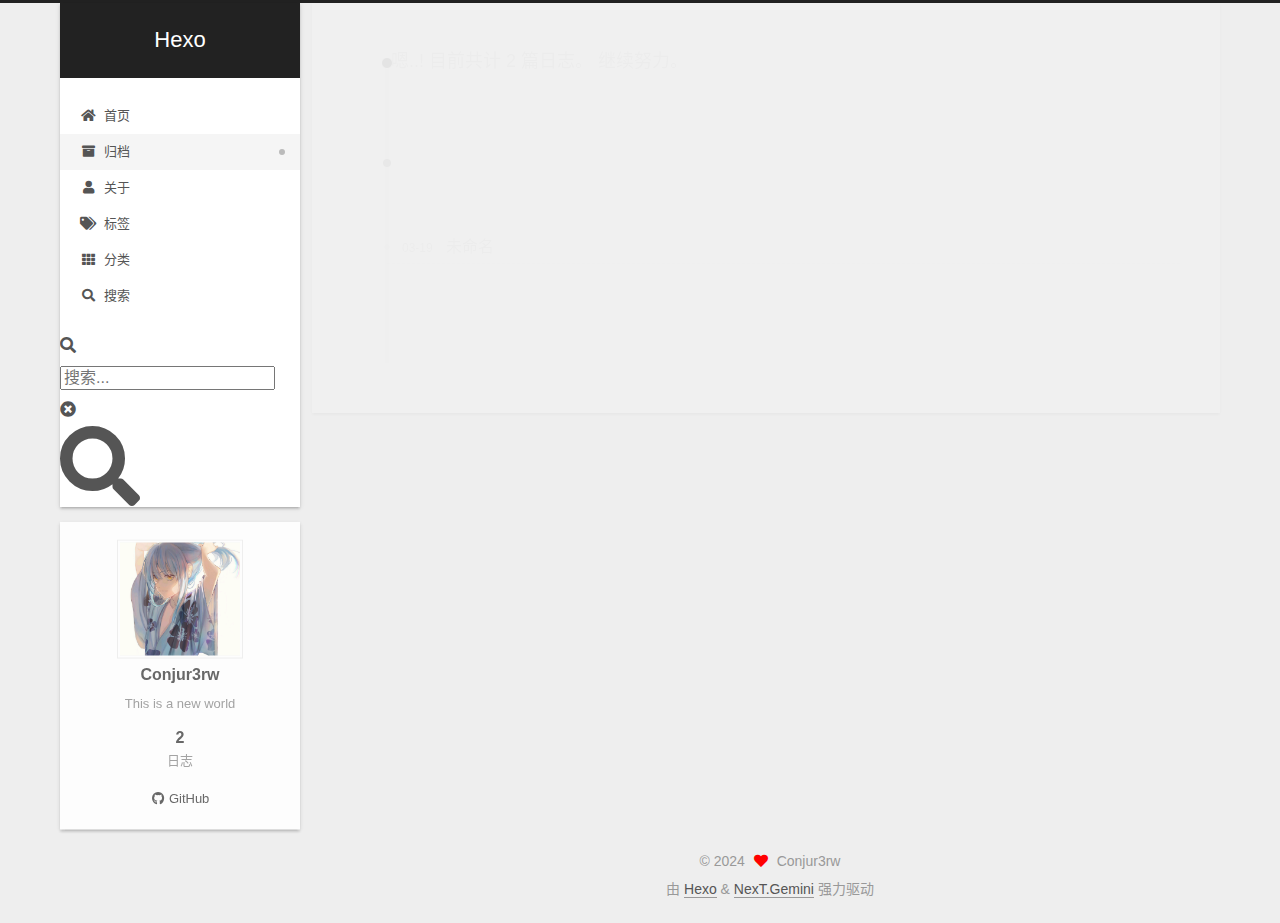
<file: archives/index.html>
<!DOCTYPE html>
<html lang="zh-CN">
<head>
  <meta charset="UTF-8">
<meta name="viewport" content="width=device-width, initial-scale=1, maximum-scale=2">
<meta name="theme-color" content="#222">
<meta name="generator" content="Hexo 7.1.1">
  <link rel="apple-touch-icon" sizes="180x180" href="/images/apple-touch-icon-next.png">
  <link rel="icon" type="image/png" sizes="32x32" href="/images/favicon-32x32-next.png">
  <link rel="icon" type="image/png" sizes="16x16" href="/images/favicon-16x16-next.png">
  <link rel="mask-icon" href="/images/logo.svg" color="#222">

<link rel="stylesheet" href="/css/main.css">


<link rel="stylesheet" href="/lib/font-awesome/css/all.min.css">

<script id="hexo-configurations">
    var NexT = window.NexT || {};
    var CONFIG = {"hostname":"example.com","root":"/","scheme":"Gemini","version":"7.8.0","exturl":false,"sidebar":{"position":"left","display":"post","padding":18,"offset":12,"onmobile":false},"copycode":{"enable":false,"show_result":false,"style":null},"back2top":{"enable":true,"sidebar":false,"scrollpercent":false},"bookmark":{"enable":false,"color":"#222","save":"auto"},"fancybox":false,"mediumzoom":false,"lazyload":false,"pangu":false,"comments":{"style":"tabs","active":null,"storage":true,"lazyload":false,"nav":null},"algolia":{"hits":{"per_page":10},"labels":{"input_placeholder":"Search for Posts","hits_empty":"We didn't find any results for the search: ${query}","hits_stats":"${hits} results found in ${time} ms"}},"localsearch":{"enable":true,"trigger":"auto","top_n_per_article":1,"unescape":false,"preload":true},"motion":{"enable":true,"async":false,"transition":{"post_block":"fadeIn","post_header":"slideDownIn","post_body":"slideDownIn","coll_header":"slideLeftIn","sidebar":"slideUpIn"}},"path":"search.xml"};
  </script>

  <meta name="description" content="This is a new world">
<meta property="og:type" content="website">
<meta property="og:title" content="Hexo">
<meta property="og:url" content="http://example.com/archives/index.html">
<meta property="og:site_name" content="Hexo">
<meta property="og:description" content="This is a new world">
<meta property="og:locale" content="zh_CN">
<meta property="article:author" content="Conjur3rw">
<meta name="twitter:card" content="summary">

<link rel="canonical" href="http://example.com/archives/">


<script id="page-configurations">
  // https://hexo.io/docs/variables.html
  CONFIG.page = {
    sidebar: "",
    isHome : false,
    isPost : false,
    lang   : 'zh-CN'
  };
</script>

  <title>归档 | Hexo</title>
  






  <noscript>
  <style>
  .use-motion .brand,
  .use-motion .menu-item,
  .sidebar-inner,
  .use-motion .post-block,
  .use-motion .pagination,
  .use-motion .comments,
  .use-motion .post-header,
  .use-motion .post-body,
  .use-motion .collection-header { opacity: initial; }

  .use-motion .site-title,
  .use-motion .site-subtitle {
    opacity: initial;
    top: initial;
  }

  .use-motion .logo-line-before i { left: initial; }
  .use-motion .logo-line-after i { right: initial; }
  </style>
</noscript>

</head>

<body itemscope itemtype="http://schema.org/WebPage">
  <div class="container use-motion">
    <div class="headband"></div>

    <header class="header" itemscope itemtype="http://schema.org/WPHeader">
      <div class="header-inner"><div class="site-brand-container">
  <div class="site-nav-toggle">
    <div class="toggle" aria-label="切换导航栏">
      <span class="toggle-line toggle-line-first"></span>
      <span class="toggle-line toggle-line-middle"></span>
      <span class="toggle-line toggle-line-last"></span>
    </div>
  </div>

  <div class="site-meta">

    <a href="/" class="brand" rel="start">
      <span class="logo-line-before"><i></i></span>
      <h1 class="site-title">Hexo</h1>
      <span class="logo-line-after"><i></i></span>
    </a>
  </div>

  <div class="site-nav-right">
    <div class="toggle popup-trigger">
        <i class="fa fa-search fa-fw fa-lg"></i>
    </div>
  </div>
</div>




<nav class="site-nav">
  <ul id="menu" class="main-menu menu">
        <li class="menu-item menu-item-home">

    <a href="/" rel="section"><i class="fa fa-home fa-fw"></i>首页</a>

  </li>
        <li class="menu-item menu-item-archives">

    <a href="/archives/" rel="section"><i class="fa fa-archive fa-fw"></i>归档</a>

  </li>
        <li class="menu-item menu-item-about">

    <a href="/about/" rel="section"><i class="fa fa-user fa-fw"></i>关于</a>

  </li>
        <li class="menu-item menu-item-tags">

    <a href="/tags/" rel="section"><i class="fa fa-tags fa-fw"></i>标签</a>

  </li>
        <li class="menu-item menu-item-categories">

    <a href="/categories/" rel="section"><i class="fa fa-th fa-fw"></i>分类</a>

  </li>
      <li class="menu-item menu-item-search">
        <a role="button" class="popup-trigger"><i class="fa fa-search fa-fw"></i>搜索
        </a>
      </li>
  </ul>
</nav>



  <div class="search-pop-overlay">
    <div class="popup search-popup">
        <div class="search-header">
  <span class="search-icon">
    <i class="fa fa-search"></i>
  </span>
  <div class="search-input-container">
    <input autocomplete="off" autocapitalize="off"
           placeholder="搜索..." spellcheck="false"
           type="search" class="search-input">
  </div>
  <span class="popup-btn-close">
    <i class="fa fa-times-circle"></i>
  </span>
</div>
<div id="search-result">
  <div id="no-result">
    <i class="fa fa-spinner fa-pulse fa-5x fa-fw"></i>
  </div>
</div>

    </div>
  </div>

</div>
    </header>

    
  <div class="back-to-top">
    <i class="fa fa-arrow-up"></i>
    <span>0%</span>
  </div>


    <main class="main">
      <div class="main-inner">
        <div class="content-wrap">
          

          <div class="content archive">
            

  
  
  
  <div class="post-block">
    <div class="posts-collapse">
      <div class="collection-title">
        <span class="collection-header">嗯..! 目前共计 2 篇日志。 继续努力。</span>
      </div>

      
    <div class="collection-year">
      <span class="collection-header">2024</span>
    </div>

  <article itemscope itemtype="http://schema.org/Article">
    <header class="post-header">

      <div class="post-meta">
        <time itemprop="dateCreated"
              datetime="2024-03-19T19:20:27+08:00"
              content="2024-03-19">
          03-19
        </time>
      </div>

      <div class="post-title">
          <a class="post-title-link" href="/2024/03/19/first/" itemprop="url">
            <span itemprop="name">未命名</span>
          </a>
      </div>

    </header>
  </article>

  <article itemscope itemtype="http://schema.org/Article">
    <header class="post-header">

      <div class="post-meta">
        <time itemprop="dateCreated"
              datetime="2024-03-19T16:24:45+08:00"
              content="2024-03-19">
          03-19
        </time>
      </div>

      <div class="post-title">
          <a class="post-title-link" href="/2024/03/19/hello-world/" itemprop="url">
            <span itemprop="name">Hello World</span>
          </a>
      </div>

    </header>
  </article>


    </div>
  </div>
  
  
  

  



          </div>
          

<script>
  window.addEventListener('tabs:register', () => {
    let { activeClass } = CONFIG.comments;
    if (CONFIG.comments.storage) {
      activeClass = localStorage.getItem('comments_active') || activeClass;
    }
    if (activeClass) {
      let activeTab = document.querySelector(`a[href="#comment-${activeClass}"]`);
      if (activeTab) {
        activeTab.click();
      }
    }
  });
  if (CONFIG.comments.storage) {
    window.addEventListener('tabs:click', event => {
      if (!event.target.matches('.tabs-comment .tab-content .tab-pane')) return;
      let commentClass = event.target.classList[1];
      localStorage.setItem('comments_active', commentClass);
    });
  }
</script>

        </div>
          
  
  <div class="toggle sidebar-toggle">
    <span class="toggle-line toggle-line-first"></span>
    <span class="toggle-line toggle-line-middle"></span>
    <span class="toggle-line toggle-line-last"></span>
  </div>

  <aside class="sidebar">
    <div class="sidebar-inner">

      <ul class="sidebar-nav motion-element">
        <li class="sidebar-nav-toc">
          文章目录
        </li>
        <li class="sidebar-nav-overview">
          站点概览
        </li>
      </ul>

      <!--noindex-->
      <div class="post-toc-wrap sidebar-panel">
      </div>
      <!--/noindex-->

      <div class="site-overview-wrap sidebar-panel">
        <div class="site-author motion-element" itemprop="author" itemscope itemtype="http://schema.org/Person">
    <img class="site-author-image" itemprop="image" alt="Conjur3rw"
      src="/images/avatar.jpg">
  <p class="site-author-name" itemprop="name">Conjur3rw</p>
  <div class="site-description" itemprop="description">This is a new world</div>
</div>
<div class="site-state-wrap motion-element">
  <nav class="site-state">
      <div class="site-state-item site-state-posts">
          <a href="/archives/">
        
          <span class="site-state-item-count">2</span>
          <span class="site-state-item-name">日志</span>
        </a>
      </div>
  </nav>
</div>
  <div class="links-of-author motion-element">
      <span class="links-of-author-item">
        <a href="https://github.com/conjur3rw" title="GitHub → https:&#x2F;&#x2F;github.com&#x2F;conjur3rw" rel="noopener" target="_blank"><i class="fab fa-github fa-fw"></i>GitHub</a>
      </span>
  </div>



      </div>

    </div>
  </aside>
  <div id="sidebar-dimmer"></div>


      </div>
    </main>

    <footer class="footer">
      <div class="footer-inner">
        

        

<div class="copyright">
  
  &copy; 
  <span itemprop="copyrightYear">2024</span>
  <span class="with-love">
    <i class="fa fa-heart"></i>
  </span>
  <span class="author" itemprop="copyrightHolder">Conjur3rw</span>
</div>
  <div class="powered-by">由 <a href="https://hexo.io/" class="theme-link" rel="noopener" target="_blank">Hexo</a> & <a href="https://theme-next.org/" class="theme-link" rel="noopener" target="_blank">NexT.Gemini</a> 强力驱动
  </div>

        








      </div>
    </footer>
  </div>

  
  <script src="/lib/anime.min.js"></script>
  <script src="/lib/velocity/velocity.min.js"></script>
  <script src="/lib/velocity/velocity.ui.min.js"></script>

<script src="/js/utils.js"></script>

<script src="/js/motion.js"></script>


<script src="/js/schemes/pisces.js"></script>


<script src="/js/next-boot.js"></script>




  




  
<script src="/js/local-search.js"></script>













  

  

</body>
</html>
</file>
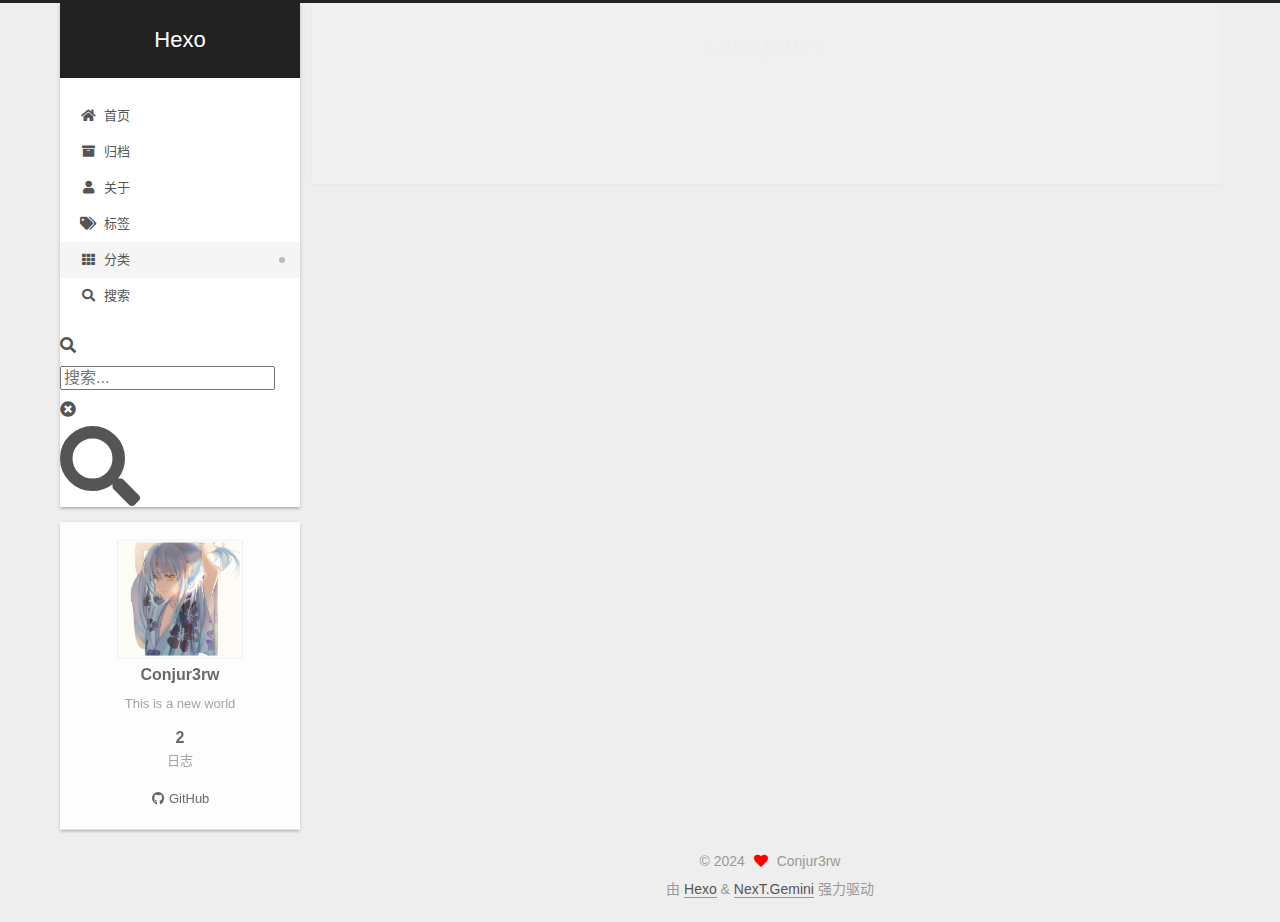
<file: categories/index.html>
<!DOCTYPE html>
<html lang="zh-CN">
<head>
  <meta charset="UTF-8">
<meta name="viewport" content="width=device-width, initial-scale=1, maximum-scale=2">
<meta name="theme-color" content="#222">
<meta name="generator" content="Hexo 7.1.1">
  <link rel="apple-touch-icon" sizes="180x180" href="/images/apple-touch-icon-next.png">
  <link rel="icon" type="image/png" sizes="32x32" href="/images/favicon-32x32-next.png">
  <link rel="icon" type="image/png" sizes="16x16" href="/images/favicon-16x16-next.png">
  <link rel="mask-icon" href="/images/logo.svg" color="#222">

<link rel="stylesheet" href="/css/main.css">


<link rel="stylesheet" href="/lib/font-awesome/css/all.min.css">

<script id="hexo-configurations">
    var NexT = window.NexT || {};
    var CONFIG = {"hostname":"example.com","root":"/","scheme":"Gemini","version":"7.8.0","exturl":false,"sidebar":{"position":"left","display":"post","padding":18,"offset":12,"onmobile":false},"copycode":{"enable":false,"show_result":false,"style":null},"back2top":{"enable":true,"sidebar":false,"scrollpercent":false},"bookmark":{"enable":false,"color":"#222","save":"auto"},"fancybox":false,"mediumzoom":false,"lazyload":false,"pangu":false,"comments":{"style":"tabs","active":null,"storage":true,"lazyload":false,"nav":null},"algolia":{"hits":{"per_page":10},"labels":{"input_placeholder":"Search for Posts","hits_empty":"We didn't find any results for the search: ${query}","hits_stats":"${hits} results found in ${time} ms"}},"localsearch":{"enable":true,"trigger":"auto","top_n_per_article":1,"unescape":false,"preload":true},"motion":{"enable":true,"async":false,"transition":{"post_block":"fadeIn","post_header":"slideDownIn","post_body":"slideDownIn","coll_header":"slideLeftIn","sidebar":"slideUpIn"}},"path":"search.xml"};
  </script>

  <meta name="description" content="This is a new world">
<meta property="og:type" content="website">
<meta property="og:title" content="categories">
<meta property="og:url" content="http://example.com/categories/index.html">
<meta property="og:site_name" content="Hexo">
<meta property="og:description" content="This is a new world">
<meta property="og:locale" content="zh_CN">
<meta property="article:published_time" content="2024-03-19T13:41:36.000Z">
<meta property="article:modified_time" content="2024-03-19T13:41:36.128Z">
<meta property="article:author" content="Conjur3rw">
<meta name="twitter:card" content="summary">

<link rel="canonical" href="http://example.com/categories/">


<script id="page-configurations">
  // https://hexo.io/docs/variables.html
  CONFIG.page = {
    sidebar: "",
    isHome : false,
    isPost : false,
    lang   : 'zh-CN'
  };
</script>

  <title>categories | Hexo
</title>
  






  <noscript>
  <style>
  .use-motion .brand,
  .use-motion .menu-item,
  .sidebar-inner,
  .use-motion .post-block,
  .use-motion .pagination,
  .use-motion .comments,
  .use-motion .post-header,
  .use-motion .post-body,
  .use-motion .collection-header { opacity: initial; }

  .use-motion .site-title,
  .use-motion .site-subtitle {
    opacity: initial;
    top: initial;
  }

  .use-motion .logo-line-before i { left: initial; }
  .use-motion .logo-line-after i { right: initial; }
  </style>
</noscript>

</head>

<body itemscope itemtype="http://schema.org/WebPage">
  <div class="container use-motion">
    <div class="headband"></div>

    <header class="header" itemscope itemtype="http://schema.org/WPHeader">
      <div class="header-inner"><div class="site-brand-container">
  <div class="site-nav-toggle">
    <div class="toggle" aria-label="切换导航栏">
      <span class="toggle-line toggle-line-first"></span>
      <span class="toggle-line toggle-line-middle"></span>
      <span class="toggle-line toggle-line-last"></span>
    </div>
  </div>

  <div class="site-meta">

    <a href="/" class="brand" rel="start">
      <span class="logo-line-before"><i></i></span>
      <h1 class="site-title">Hexo</h1>
      <span class="logo-line-after"><i></i></span>
    </a>
  </div>

  <div class="site-nav-right">
    <div class="toggle popup-trigger">
        <i class="fa fa-search fa-fw fa-lg"></i>
    </div>
  </div>
</div>




<nav class="site-nav">
  <ul id="menu" class="main-menu menu">
        <li class="menu-item menu-item-home">

    <a href="/" rel="section"><i class="fa fa-home fa-fw"></i>首页</a>

  </li>
        <li class="menu-item menu-item-archives">

    <a href="/archives/" rel="section"><i class="fa fa-archive fa-fw"></i>归档</a>

  </li>
        <li class="menu-item menu-item-about">

    <a href="/about/" rel="section"><i class="fa fa-user fa-fw"></i>关于</a>

  </li>
        <li class="menu-item menu-item-tags">

    <a href="/tags/" rel="section"><i class="fa fa-tags fa-fw"></i>标签</a>

  </li>
        <li class="menu-item menu-item-categories">

    <a href="/categories/" rel="section"><i class="fa fa-th fa-fw"></i>分类</a>

  </li>
      <li class="menu-item menu-item-search">
        <a role="button" class="popup-trigger"><i class="fa fa-search fa-fw"></i>搜索
        </a>
      </li>
  </ul>
</nav>



  <div class="search-pop-overlay">
    <div class="popup search-popup">
        <div class="search-header">
  <span class="search-icon">
    <i class="fa fa-search"></i>
  </span>
  <div class="search-input-container">
    <input autocomplete="off" autocapitalize="off"
           placeholder="搜索..." spellcheck="false"
           type="search" class="search-input">
  </div>
  <span class="popup-btn-close">
    <i class="fa fa-times-circle"></i>
  </span>
</div>
<div id="search-result">
  <div id="no-result">
    <i class="fa fa-spinner fa-pulse fa-5x fa-fw"></i>
  </div>
</div>

    </div>
  </div>

</div>
    </header>

    
  <div class="back-to-top">
    <i class="fa fa-arrow-up"></i>
    <span>0%</span>
  </div>


    <main class="main">
      <div class="main-inner">
        <div class="content-wrap">
          
  
  

          <div class="content page posts-expand">
            

    
    
    
    <div class="post-block" lang="zh-CN">
      <header class="post-header">

<h1 class="post-title" itemprop="name headline">categories
</h1>

<div class="post-meta">
  

</div>

</header>

      
      
      
      <div class="post-body">
          
      </div>
      
      
      
    </div>
    

    
    
    


          </div>
          

<script>
  window.addEventListener('tabs:register', () => {
    let { activeClass } = CONFIG.comments;
    if (CONFIG.comments.storage) {
      activeClass = localStorage.getItem('comments_active') || activeClass;
    }
    if (activeClass) {
      let activeTab = document.querySelector(`a[href="#comment-${activeClass}"]`);
      if (activeTab) {
        activeTab.click();
      }
    }
  });
  if (CONFIG.comments.storage) {
    window.addEventListener('tabs:click', event => {
      if (!event.target.matches('.tabs-comment .tab-content .tab-pane')) return;
      let commentClass = event.target.classList[1];
      localStorage.setItem('comments_active', commentClass);
    });
  }
</script>

        </div>
          
  
  <div class="toggle sidebar-toggle">
    <span class="toggle-line toggle-line-first"></span>
    <span class="toggle-line toggle-line-middle"></span>
    <span class="toggle-line toggle-line-last"></span>
  </div>

  <aside class="sidebar">
    <div class="sidebar-inner">

      <ul class="sidebar-nav motion-element">
        <li class="sidebar-nav-toc">
          文章目录
        </li>
        <li class="sidebar-nav-overview">
          站点概览
        </li>
      </ul>

      <!--noindex-->
      <div class="post-toc-wrap sidebar-panel">
      </div>
      <!--/noindex-->

      <div class="site-overview-wrap sidebar-panel">
        <div class="site-author motion-element" itemprop="author" itemscope itemtype="http://schema.org/Person">
    <img class="site-author-image" itemprop="image" alt="Conjur3rw"
      src="/images/avatar.jpg">
  <p class="site-author-name" itemprop="name">Conjur3rw</p>
  <div class="site-description" itemprop="description">This is a new world</div>
</div>
<div class="site-state-wrap motion-element">
  <nav class="site-state">
      <div class="site-state-item site-state-posts">
          <a href="/archives/">
        
          <span class="site-state-item-count">2</span>
          <span class="site-state-item-name">日志</span>
        </a>
      </div>
  </nav>
</div>
  <div class="links-of-author motion-element">
      <span class="links-of-author-item">
        <a href="https://github.com/conjur3rw" title="GitHub → https:&#x2F;&#x2F;github.com&#x2F;conjur3rw" rel="noopener" target="_blank"><i class="fab fa-github fa-fw"></i>GitHub</a>
      </span>
  </div>



      </div>

    </div>
  </aside>
  <div id="sidebar-dimmer"></div>


      </div>
    </main>

    <footer class="footer">
      <div class="footer-inner">
        

        

<div class="copyright">
  
  &copy; 
  <span itemprop="copyrightYear">2024</span>
  <span class="with-love">
    <i class="fa fa-heart"></i>
  </span>
  <span class="author" itemprop="copyrightHolder">Conjur3rw</span>
</div>
  <div class="powered-by">由 <a href="https://hexo.io/" class="theme-link" rel="noopener" target="_blank">Hexo</a> & <a href="https://theme-next.org/" class="theme-link" rel="noopener" target="_blank">NexT.Gemini</a> 强力驱动
  </div>

        








      </div>
    </footer>
  </div>

  
  <script src="/lib/anime.min.js"></script>
  <script src="/lib/velocity/velocity.min.js"></script>
  <script src="/lib/velocity/velocity.ui.min.js"></script>

<script src="/js/utils.js"></script>

<script src="/js/motion.js"></script>


<script src="/js/schemes/pisces.js"></script>


<script src="/js/next-boot.js"></script>




  




  
<script src="/js/local-search.js"></script>













  

  

</body>
</html>
</file>
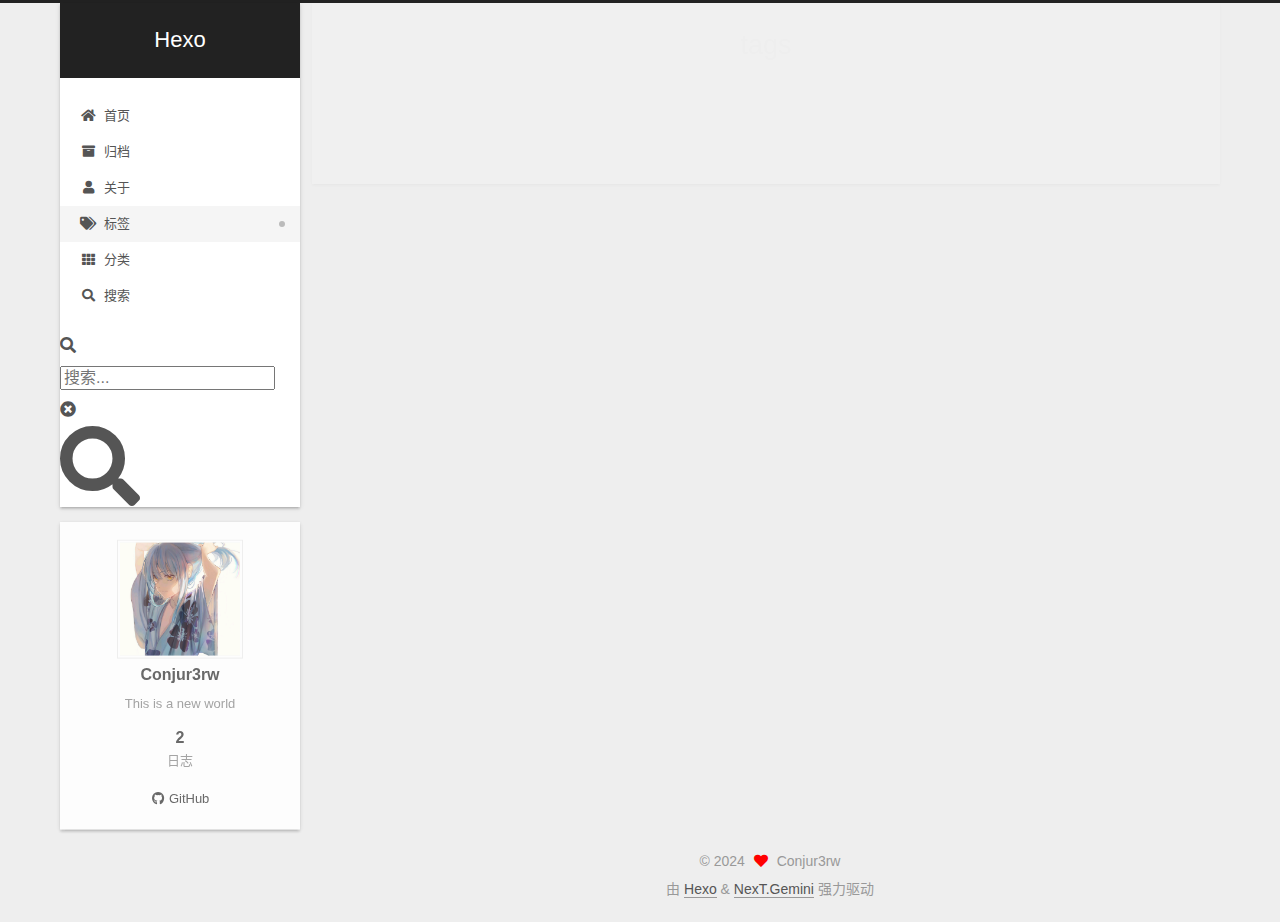
<file: tags/index.html>
<!DOCTYPE html>
<html lang="zh-CN">
<head>
  <meta charset="UTF-8">
<meta name="viewport" content="width=device-width, initial-scale=1, maximum-scale=2">
<meta name="theme-color" content="#222">
<meta name="generator" content="Hexo 7.1.1">
  <link rel="apple-touch-icon" sizes="180x180" href="/images/apple-touch-icon-next.png">
  <link rel="icon" type="image/png" sizes="32x32" href="/images/favicon-32x32-next.png">
  <link rel="icon" type="image/png" sizes="16x16" href="/images/favicon-16x16-next.png">
  <link rel="mask-icon" href="/images/logo.svg" color="#222">

<link rel="stylesheet" href="/css/main.css">


<link rel="stylesheet" href="/lib/font-awesome/css/all.min.css">

<script id="hexo-configurations">
    var NexT = window.NexT || {};
    var CONFIG = {"hostname":"example.com","root":"/","scheme":"Gemini","version":"7.8.0","exturl":false,"sidebar":{"position":"left","display":"post","padding":18,"offset":12,"onmobile":false},"copycode":{"enable":false,"show_result":false,"style":null},"back2top":{"enable":true,"sidebar":false,"scrollpercent":false},"bookmark":{"enable":false,"color":"#222","save":"auto"},"fancybox":false,"mediumzoom":false,"lazyload":false,"pangu":false,"comments":{"style":"tabs","active":null,"storage":true,"lazyload":false,"nav":null},"algolia":{"hits":{"per_page":10},"labels":{"input_placeholder":"Search for Posts","hits_empty":"We didn't find any results for the search: ${query}","hits_stats":"${hits} results found in ${time} ms"}},"localsearch":{"enable":true,"trigger":"auto","top_n_per_article":1,"unescape":false,"preload":true},"motion":{"enable":true,"async":false,"transition":{"post_block":"fadeIn","post_header":"slideDownIn","post_body":"slideDownIn","coll_header":"slideLeftIn","sidebar":"slideUpIn"}},"path":"search.xml"};
  </script>

  <meta name="description" content="This is a new world">
<meta property="og:type" content="website">
<meta property="og:title" content="tags">
<meta property="og:url" content="http://example.com/tags/index.html">
<meta property="og:site_name" content="Hexo">
<meta property="og:description" content="This is a new world">
<meta property="og:locale" content="zh_CN">
<meta property="article:published_time" content="2024-03-19T13:41:12.000Z">
<meta property="article:modified_time" content="2024-03-19T13:41:12.150Z">
<meta property="article:author" content="Conjur3rw">
<meta name="twitter:card" content="summary">

<link rel="canonical" href="http://example.com/tags/">


<script id="page-configurations">
  // https://hexo.io/docs/variables.html
  CONFIG.page = {
    sidebar: "",
    isHome : false,
    isPost : false,
    lang   : 'zh-CN'
  };
</script>

  <title>tags | Hexo
</title>
  






  <noscript>
  <style>
  .use-motion .brand,
  .use-motion .menu-item,
  .sidebar-inner,
  .use-motion .post-block,
  .use-motion .pagination,
  .use-motion .comments,
  .use-motion .post-header,
  .use-motion .post-body,
  .use-motion .collection-header { opacity: initial; }

  .use-motion .site-title,
  .use-motion .site-subtitle {
    opacity: initial;
    top: initial;
  }

  .use-motion .logo-line-before i { left: initial; }
  .use-motion .logo-line-after i { right: initial; }
  </style>
</noscript>

</head>

<body itemscope itemtype="http://schema.org/WebPage">
  <div class="container use-motion">
    <div class="headband"></div>

    <header class="header" itemscope itemtype="http://schema.org/WPHeader">
      <div class="header-inner"><div class="site-brand-container">
  <div class="site-nav-toggle">
    <div class="toggle" aria-label="切换导航栏">
      <span class="toggle-line toggle-line-first"></span>
      <span class="toggle-line toggle-line-middle"></span>
      <span class="toggle-line toggle-line-last"></span>
    </div>
  </div>

  <div class="site-meta">

    <a href="/" class="brand" rel="start">
      <span class="logo-line-before"><i></i></span>
      <h1 class="site-title">Hexo</h1>
      <span class="logo-line-after"><i></i></span>
    </a>
  </div>

  <div class="site-nav-right">
    <div class="toggle popup-trigger">
        <i class="fa fa-search fa-fw fa-lg"></i>
    </div>
  </div>
</div>




<nav class="site-nav">
  <ul id="menu" class="main-menu menu">
        <li class="menu-item menu-item-home">

    <a href="/" rel="section"><i class="fa fa-home fa-fw"></i>首页</a>

  </li>
        <li class="menu-item menu-item-archives">

    <a href="/archives/" rel="section"><i class="fa fa-archive fa-fw"></i>归档</a>

  </li>
        <li class="menu-item menu-item-about">

    <a href="/about/" rel="section"><i class="fa fa-user fa-fw"></i>关于</a>

  </li>
        <li class="menu-item menu-item-tags">

    <a href="/tags/" rel="section"><i class="fa fa-tags fa-fw"></i>标签</a>

  </li>
        <li class="menu-item menu-item-categories">

    <a href="/categories/" rel="section"><i class="fa fa-th fa-fw"></i>分类</a>

  </li>
      <li class="menu-item menu-item-search">
        <a role="button" class="popup-trigger"><i class="fa fa-search fa-fw"></i>搜索
        </a>
      </li>
  </ul>
</nav>



  <div class="search-pop-overlay">
    <div class="popup search-popup">
        <div class="search-header">
  <span class="search-icon">
    <i class="fa fa-search"></i>
  </span>
  <div class="search-input-container">
    <input autocomplete="off" autocapitalize="off"
           placeholder="搜索..." spellcheck="false"
           type="search" class="search-input">
  </div>
  <span class="popup-btn-close">
    <i class="fa fa-times-circle"></i>
  </span>
</div>
<div id="search-result">
  <div id="no-result">
    <i class="fa fa-spinner fa-pulse fa-5x fa-fw"></i>
  </div>
</div>

    </div>
  </div>

</div>
    </header>

    
  <div class="back-to-top">
    <i class="fa fa-arrow-up"></i>
    <span>0%</span>
  </div>


    <main class="main">
      <div class="main-inner">
        <div class="content-wrap">
          
  
  

          <div class="content page posts-expand">
            

    
    
    
    <div class="post-block" lang="zh-CN">
      <header class="post-header">

<h1 class="post-title" itemprop="name headline">tags
</h1>

<div class="post-meta">
  

</div>

</header>

      
      
      
      <div class="post-body">
          
      </div>
      
      
      
    </div>
    

    
    
    


          </div>
          

<script>
  window.addEventListener('tabs:register', () => {
    let { activeClass } = CONFIG.comments;
    if (CONFIG.comments.storage) {
      activeClass = localStorage.getItem('comments_active') || activeClass;
    }
    if (activeClass) {
      let activeTab = document.querySelector(`a[href="#comment-${activeClass}"]`);
      if (activeTab) {
        activeTab.click();
      }
    }
  });
  if (CONFIG.comments.storage) {
    window.addEventListener('tabs:click', event => {
      if (!event.target.matches('.tabs-comment .tab-content .tab-pane')) return;
      let commentClass = event.target.classList[1];
      localStorage.setItem('comments_active', commentClass);
    });
  }
</script>

        </div>
          
  
  <div class="toggle sidebar-toggle">
    <span class="toggle-line toggle-line-first"></span>
    <span class="toggle-line toggle-line-middle"></span>
    <span class="toggle-line toggle-line-last"></span>
  </div>

  <aside class="sidebar">
    <div class="sidebar-inner">

      <ul class="sidebar-nav motion-element">
        <li class="sidebar-nav-toc">
          文章目录
        </li>
        <li class="sidebar-nav-overview">
          站点概览
        </li>
      </ul>

      <!--noindex-->
      <div class="post-toc-wrap sidebar-panel">
      </div>
      <!--/noindex-->

      <div class="site-overview-wrap sidebar-panel">
        <div class="site-author motion-element" itemprop="author" itemscope itemtype="http://schema.org/Person">
    <img class="site-author-image" itemprop="image" alt="Conjur3rw"
      src="/images/avatar.jpg">
  <p class="site-author-name" itemprop="name">Conjur3rw</p>
  <div class="site-description" itemprop="description">This is a new world</div>
</div>
<div class="site-state-wrap motion-element">
  <nav class="site-state">
      <div class="site-state-item site-state-posts">
          <a href="/archives/">
        
          <span class="site-state-item-count">2</span>
          <span class="site-state-item-name">日志</span>
        </a>
      </div>
  </nav>
</div>
  <div class="links-of-author motion-element">
      <span class="links-of-author-item">
        <a href="https://github.com/conjur3rw" title="GitHub → https:&#x2F;&#x2F;github.com&#x2F;conjur3rw" rel="noopener" target="_blank"><i class="fab fa-github fa-fw"></i>GitHub</a>
      </span>
  </div>



      </div>

    </div>
  </aside>
  <div id="sidebar-dimmer"></div>


      </div>
    </main>

    <footer class="footer">
      <div class="footer-inner">
        

        

<div class="copyright">
  
  &copy; 
  <span itemprop="copyrightYear">2024</span>
  <span class="with-love">
    <i class="fa fa-heart"></i>
  </span>
  <span class="author" itemprop="copyrightHolder">Conjur3rw</span>
</div>
  <div class="powered-by">由 <a href="https://hexo.io/" class="theme-link" rel="noopener" target="_blank">Hexo</a> & <a href="https://theme-next.org/" class="theme-link" rel="noopener" target="_blank">NexT.Gemini</a> 强力驱动
  </div>

        








      </div>
    </footer>
  </div>

  
  <script src="/lib/anime.min.js"></script>
  <script src="/lib/velocity/velocity.min.js"></script>
  <script src="/lib/velocity/velocity.ui.min.js"></script>

<script src="/js/utils.js"></script>

<script src="/js/motion.js"></script>


<script src="/js/schemes/pisces.js"></script>


<script src="/js/next-boot.js"></script>




  




  
<script src="/js/local-search.js"></script>













  

  

</body>
</html>
</file>
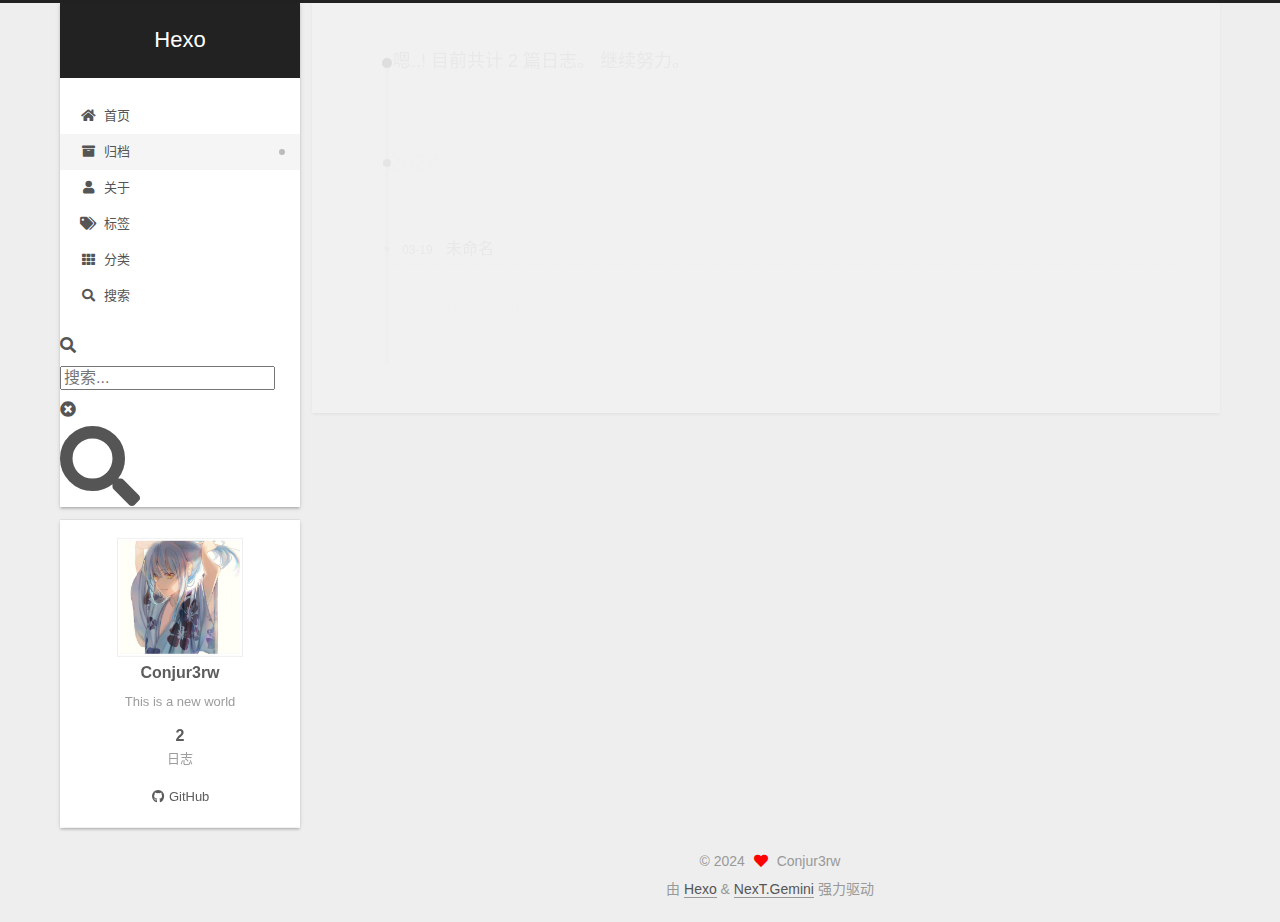
<file: archives/2024/index.html>
<!DOCTYPE html>
<html lang="zh-CN">
<head>
  <meta charset="UTF-8">
<meta name="viewport" content="width=device-width, initial-scale=1, maximum-scale=2">
<meta name="theme-color" content="#222">
<meta name="generator" content="Hexo 7.1.1">
  <link rel="apple-touch-icon" sizes="180x180" href="/images/apple-touch-icon-next.png">
  <link rel="icon" type="image/png" sizes="32x32" href="/images/favicon-32x32-next.png">
  <link rel="icon" type="image/png" sizes="16x16" href="/images/favicon-16x16-next.png">
  <link rel="mask-icon" href="/images/logo.svg" color="#222">

<link rel="stylesheet" href="/css/main.css">


<link rel="stylesheet" href="/lib/font-awesome/css/all.min.css">

<script id="hexo-configurations">
    var NexT = window.NexT || {};
    var CONFIG = {"hostname":"example.com","root":"/","scheme":"Gemini","version":"7.8.0","exturl":false,"sidebar":{"position":"left","display":"post","padding":18,"offset":12,"onmobile":false},"copycode":{"enable":false,"show_result":false,"style":null},"back2top":{"enable":true,"sidebar":false,"scrollpercent":false},"bookmark":{"enable":false,"color":"#222","save":"auto"},"fancybox":false,"mediumzoom":false,"lazyload":false,"pangu":false,"comments":{"style":"tabs","active":null,"storage":true,"lazyload":false,"nav":null},"algolia":{"hits":{"per_page":10},"labels":{"input_placeholder":"Search for Posts","hits_empty":"We didn't find any results for the search: ${query}","hits_stats":"${hits} results found in ${time} ms"}},"localsearch":{"enable":true,"trigger":"auto","top_n_per_article":1,"unescape":false,"preload":true},"motion":{"enable":true,"async":false,"transition":{"post_block":"fadeIn","post_header":"slideDownIn","post_body":"slideDownIn","coll_header":"slideLeftIn","sidebar":"slideUpIn"}},"path":"search.xml"};
  </script>

  <meta name="description" content="This is a new world">
<meta property="og:type" content="website">
<meta property="og:title" content="Hexo">
<meta property="og:url" content="http://example.com/archives/2024/index.html">
<meta property="og:site_name" content="Hexo">
<meta property="og:description" content="This is a new world">
<meta property="og:locale" content="zh_CN">
<meta property="article:author" content="Conjur3rw">
<meta name="twitter:card" content="summary">

<link rel="canonical" href="http://example.com/archives/2024/">


<script id="page-configurations">
  // https://hexo.io/docs/variables.html
  CONFIG.page = {
    sidebar: "",
    isHome : false,
    isPost : false,
    lang   : 'zh-CN'
  };
</script>

  <title>归档 | Hexo</title>
  






  <noscript>
  <style>
  .use-motion .brand,
  .use-motion .menu-item,
  .sidebar-inner,
  .use-motion .post-block,
  .use-motion .pagination,
  .use-motion .comments,
  .use-motion .post-header,
  .use-motion .post-body,
  .use-motion .collection-header { opacity: initial; }

  .use-motion .site-title,
  .use-motion .site-subtitle {
    opacity: initial;
    top: initial;
  }

  .use-motion .logo-line-before i { left: initial; }
  .use-motion .logo-line-after i { right: initial; }
  </style>
</noscript>

</head>

<body itemscope itemtype="http://schema.org/WebPage">
  <div class="container use-motion">
    <div class="headband"></div>

    <header class="header" itemscope itemtype="http://schema.org/WPHeader">
      <div class="header-inner"><div class="site-brand-container">
  <div class="site-nav-toggle">
    <div class="toggle" aria-label="切换导航栏">
      <span class="toggle-line toggle-line-first"></span>
      <span class="toggle-line toggle-line-middle"></span>
      <span class="toggle-line toggle-line-last"></span>
    </div>
  </div>

  <div class="site-meta">

    <a href="/" class="brand" rel="start">
      <span class="logo-line-before"><i></i></span>
      <h1 class="site-title">Hexo</h1>
      <span class="logo-line-after"><i></i></span>
    </a>
  </div>

  <div class="site-nav-right">
    <div class="toggle popup-trigger">
        <i class="fa fa-search fa-fw fa-lg"></i>
    </div>
  </div>
</div>




<nav class="site-nav">
  <ul id="menu" class="main-menu menu">
        <li class="menu-item menu-item-home">

    <a href="/" rel="section"><i class="fa fa-home fa-fw"></i>首页</a>

  </li>
        <li class="menu-item menu-item-archives">

    <a href="/archives/" rel="section"><i class="fa fa-archive fa-fw"></i>归档</a>

  </li>
        <li class="menu-item menu-item-about">

    <a href="/about/" rel="section"><i class="fa fa-user fa-fw"></i>关于</a>

  </li>
        <li class="menu-item menu-item-tags">

    <a href="/tags/" rel="section"><i class="fa fa-tags fa-fw"></i>标签</a>

  </li>
        <li class="menu-item menu-item-categories">

    <a href="/categories/" rel="section"><i class="fa fa-th fa-fw"></i>分类</a>

  </li>
      <li class="menu-item menu-item-search">
        <a role="button" class="popup-trigger"><i class="fa fa-search fa-fw"></i>搜索
        </a>
      </li>
  </ul>
</nav>



  <div class="search-pop-overlay">
    <div class="popup search-popup">
        <div class="search-header">
  <span class="search-icon">
    <i class="fa fa-search"></i>
  </span>
  <div class="search-input-container">
    <input autocomplete="off" autocapitalize="off"
           placeholder="搜索..." spellcheck="false"
           type="search" class="search-input">
  </div>
  <span class="popup-btn-close">
    <i class="fa fa-times-circle"></i>
  </span>
</div>
<div id="search-result">
  <div id="no-result">
    <i class="fa fa-spinner fa-pulse fa-5x fa-fw"></i>
  </div>
</div>

    </div>
  </div>

</div>
    </header>

    
  <div class="back-to-top">
    <i class="fa fa-arrow-up"></i>
    <span>0%</span>
  </div>


    <main class="main">
      <div class="main-inner">
        <div class="content-wrap">
          

          <div class="content archive">
            

  
  
  
  <div class="post-block">
    <div class="posts-collapse">
      <div class="collection-title">
        <span class="collection-header">嗯..! 目前共计 2 篇日志。 继续努力。</span>
      </div>

      
    <div class="collection-year">
      <span class="collection-header">2024</span>
    </div>

  <article itemscope itemtype="http://schema.org/Article">
    <header class="post-header">

      <div class="post-meta">
        <time itemprop="dateCreated"
              datetime="2024-03-19T19:20:27+08:00"
              content="2024-03-19">
          03-19
        </time>
      </div>

      <div class="post-title">
          <a class="post-title-link" href="/2024/03/19/first/" itemprop="url">
            <span itemprop="name">未命名</span>
          </a>
      </div>

    </header>
  </article>

  <article itemscope itemtype="http://schema.org/Article">
    <header class="post-header">

      <div class="post-meta">
        <time itemprop="dateCreated"
              datetime="2024-03-19T16:24:45+08:00"
              content="2024-03-19">
          03-19
        </time>
      </div>

      <div class="post-title">
          <a class="post-title-link" href="/2024/03/19/hello-world/" itemprop="url">
            <span itemprop="name">Hello World</span>
          </a>
      </div>

    </header>
  </article>


    </div>
  </div>
  
  
  

  



          </div>
          

<script>
  window.addEventListener('tabs:register', () => {
    let { activeClass } = CONFIG.comments;
    if (CONFIG.comments.storage) {
      activeClass = localStorage.getItem('comments_active') || activeClass;
    }
    if (activeClass) {
      let activeTab = document.querySelector(`a[href="#comment-${activeClass}"]`);
      if (activeTab) {
        activeTab.click();
      }
    }
  });
  if (CONFIG.comments.storage) {
    window.addEventListener('tabs:click', event => {
      if (!event.target.matches('.tabs-comment .tab-content .tab-pane')) return;
      let commentClass = event.target.classList[1];
      localStorage.setItem('comments_active', commentClass);
    });
  }
</script>

        </div>
          
  
  <div class="toggle sidebar-toggle">
    <span class="toggle-line toggle-line-first"></span>
    <span class="toggle-line toggle-line-middle"></span>
    <span class="toggle-line toggle-line-last"></span>
  </div>

  <aside class="sidebar">
    <div class="sidebar-inner">

      <ul class="sidebar-nav motion-element">
        <li class="sidebar-nav-toc">
          文章目录
        </li>
        <li class="sidebar-nav-overview">
          站点概览
        </li>
      </ul>

      <!--noindex-->
      <div class="post-toc-wrap sidebar-panel">
      </div>
      <!--/noindex-->

      <div class="site-overview-wrap sidebar-panel">
        <div class="site-author motion-element" itemprop="author" itemscope itemtype="http://schema.org/Person">
    <img class="site-author-image" itemprop="image" alt="Conjur3rw"
      src="/images/avatar.jpg">
  <p class="site-author-name" itemprop="name">Conjur3rw</p>
  <div class="site-description" itemprop="description">This is a new world</div>
</div>
<div class="site-state-wrap motion-element">
  <nav class="site-state">
      <div class="site-state-item site-state-posts">
          <a href="/archives/">
        
          <span class="site-state-item-count">2</span>
          <span class="site-state-item-name">日志</span>
        </a>
      </div>
  </nav>
</div>
  <div class="links-of-author motion-element">
      <span class="links-of-author-item">
        <a href="https://github.com/conjur3rw" title="GitHub → https:&#x2F;&#x2F;github.com&#x2F;conjur3rw" rel="noopener" target="_blank"><i class="fab fa-github fa-fw"></i>GitHub</a>
      </span>
  </div>



      </div>

    </div>
  </aside>
  <div id="sidebar-dimmer"></div>


      </div>
    </main>

    <footer class="footer">
      <div class="footer-inner">
        

        

<div class="copyright">
  
  &copy; 
  <span itemprop="copyrightYear">2024</span>
  <span class="with-love">
    <i class="fa fa-heart"></i>
  </span>
  <span class="author" itemprop="copyrightHolder">Conjur3rw</span>
</div>
  <div class="powered-by">由 <a href="https://hexo.io/" class="theme-link" rel="noopener" target="_blank">Hexo</a> & <a href="https://theme-next.org/" class="theme-link" rel="noopener" target="_blank">NexT.Gemini</a> 强力驱动
  </div>

        








      </div>
    </footer>
  </div>

  
  <script src="/lib/anime.min.js"></script>
  <script src="/lib/velocity/velocity.min.js"></script>
  <script src="/lib/velocity/velocity.ui.min.js"></script>

<script src="/js/utils.js"></script>

<script src="/js/motion.js"></script>


<script src="/js/schemes/pisces.js"></script>


<script src="/js/next-boot.js"></script>




  




  
<script src="/js/local-search.js"></script>













  

  

</body>
</html>
</file>
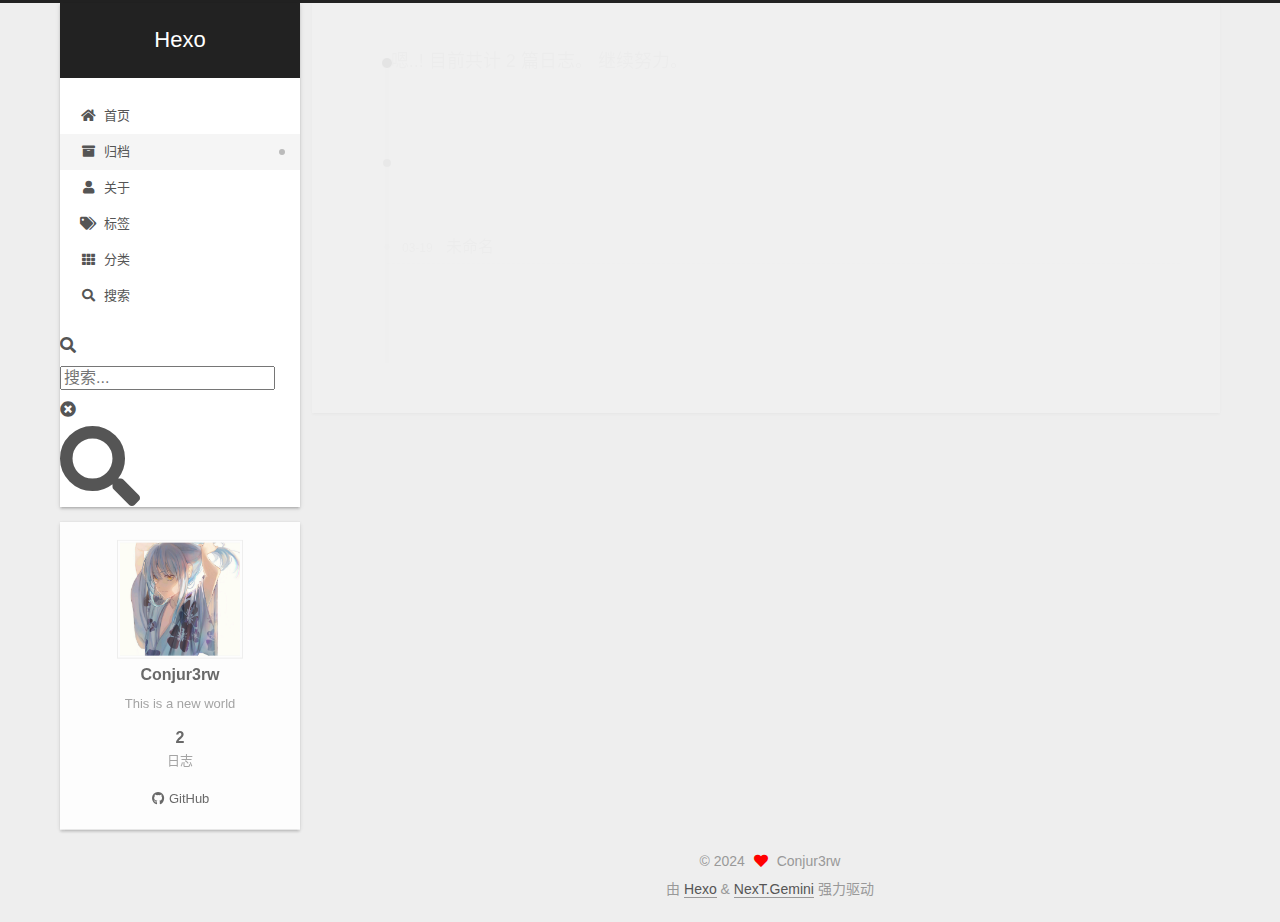
<file: archives/2024/03/index.html>
<!DOCTYPE html>
<html lang="zh-CN">
<head>
  <meta charset="UTF-8">
<meta name="viewport" content="width=device-width, initial-scale=1, maximum-scale=2">
<meta name="theme-color" content="#222">
<meta name="generator" content="Hexo 7.1.1">
  <link rel="apple-touch-icon" sizes="180x180" href="/images/apple-touch-icon-next.png">
  <link rel="icon" type="image/png" sizes="32x32" href="/images/favicon-32x32-next.png">
  <link rel="icon" type="image/png" sizes="16x16" href="/images/favicon-16x16-next.png">
  <link rel="mask-icon" href="/images/logo.svg" color="#222">

<link rel="stylesheet" href="/css/main.css">


<link rel="stylesheet" href="/lib/font-awesome/css/all.min.css">

<script id="hexo-configurations">
    var NexT = window.NexT || {};
    var CONFIG = {"hostname":"example.com","root":"/","scheme":"Gemini","version":"7.8.0","exturl":false,"sidebar":{"position":"left","display":"post","padding":18,"offset":12,"onmobile":false},"copycode":{"enable":false,"show_result":false,"style":null},"back2top":{"enable":true,"sidebar":false,"scrollpercent":false},"bookmark":{"enable":false,"color":"#222","save":"auto"},"fancybox":false,"mediumzoom":false,"lazyload":false,"pangu":false,"comments":{"style":"tabs","active":null,"storage":true,"lazyload":false,"nav":null},"algolia":{"hits":{"per_page":10},"labels":{"input_placeholder":"Search for Posts","hits_empty":"We didn't find any results for the search: ${query}","hits_stats":"${hits} results found in ${time} ms"}},"localsearch":{"enable":true,"trigger":"auto","top_n_per_article":1,"unescape":false,"preload":true},"motion":{"enable":true,"async":false,"transition":{"post_block":"fadeIn","post_header":"slideDownIn","post_body":"slideDownIn","coll_header":"slideLeftIn","sidebar":"slideUpIn"}},"path":"search.xml"};
  </script>

  <meta name="description" content="This is a new world">
<meta property="og:type" content="website">
<meta property="og:title" content="Hexo">
<meta property="og:url" content="http://example.com/archives/2024/03/index.html">
<meta property="og:site_name" content="Hexo">
<meta property="og:description" content="This is a new world">
<meta property="og:locale" content="zh_CN">
<meta property="article:author" content="Conjur3rw">
<meta name="twitter:card" content="summary">

<link rel="canonical" href="http://example.com/archives/2024/03/">


<script id="page-configurations">
  // https://hexo.io/docs/variables.html
  CONFIG.page = {
    sidebar: "",
    isHome : false,
    isPost : false,
    lang   : 'zh-CN'
  };
</script>

  <title>归档 | Hexo</title>
  






  <noscript>
  <style>
  .use-motion .brand,
  .use-motion .menu-item,
  .sidebar-inner,
  .use-motion .post-block,
  .use-motion .pagination,
  .use-motion .comments,
  .use-motion .post-header,
  .use-motion .post-body,
  .use-motion .collection-header { opacity: initial; }

  .use-motion .site-title,
  .use-motion .site-subtitle {
    opacity: initial;
    top: initial;
  }

  .use-motion .logo-line-before i { left: initial; }
  .use-motion .logo-line-after i { right: initial; }
  </style>
</noscript>

</head>

<body itemscope itemtype="http://schema.org/WebPage">
  <div class="container use-motion">
    <div class="headband"></div>

    <header class="header" itemscope itemtype="http://schema.org/WPHeader">
      <div class="header-inner"><div class="site-brand-container">
  <div class="site-nav-toggle">
    <div class="toggle" aria-label="切换导航栏">
      <span class="toggle-line toggle-line-first"></span>
      <span class="toggle-line toggle-line-middle"></span>
      <span class="toggle-line toggle-line-last"></span>
    </div>
  </div>

  <div class="site-meta">

    <a href="/" class="brand" rel="start">
      <span class="logo-line-before"><i></i></span>
      <h1 class="site-title">Hexo</h1>
      <span class="logo-line-after"><i></i></span>
    </a>
  </div>

  <div class="site-nav-right">
    <div class="toggle popup-trigger">
        <i class="fa fa-search fa-fw fa-lg"></i>
    </div>
  </div>
</div>




<nav class="site-nav">
  <ul id="menu" class="main-menu menu">
        <li class="menu-item menu-item-home">

    <a href="/" rel="section"><i class="fa fa-home fa-fw"></i>首页</a>

  </li>
        <li class="menu-item menu-item-archives">

    <a href="/archives/" rel="section"><i class="fa fa-archive fa-fw"></i>归档</a>

  </li>
        <li class="menu-item menu-item-about">

    <a href="/about/" rel="section"><i class="fa fa-user fa-fw"></i>关于</a>

  </li>
        <li class="menu-item menu-item-tags">

    <a href="/tags/" rel="section"><i class="fa fa-tags fa-fw"></i>标签</a>

  </li>
        <li class="menu-item menu-item-categories">

    <a href="/categories/" rel="section"><i class="fa fa-th fa-fw"></i>分类</a>

  </li>
      <li class="menu-item menu-item-search">
        <a role="button" class="popup-trigger"><i class="fa fa-search fa-fw"></i>搜索
        </a>
      </li>
  </ul>
</nav>



  <div class="search-pop-overlay">
    <div class="popup search-popup">
        <div class="search-header">
  <span class="search-icon">
    <i class="fa fa-search"></i>
  </span>
  <div class="search-input-container">
    <input autocomplete="off" autocapitalize="off"
           placeholder="搜索..." spellcheck="false"
           type="search" class="search-input">
  </div>
  <span class="popup-btn-close">
    <i class="fa fa-times-circle"></i>
  </span>
</div>
<div id="search-result">
  <div id="no-result">
    <i class="fa fa-spinner fa-pulse fa-5x fa-fw"></i>
  </div>
</div>

    </div>
  </div>

</div>
    </header>

    
  <div class="back-to-top">
    <i class="fa fa-arrow-up"></i>
    <span>0%</span>
  </div>


    <main class="main">
      <div class="main-inner">
        <div class="content-wrap">
          

          <div class="content archive">
            

  
  
  
  <div class="post-block">
    <div class="posts-collapse">
      <div class="collection-title">
        <span class="collection-header">嗯..! 目前共计 2 篇日志。 继续努力。</span>
      </div>

      
    <div class="collection-year">
      <span class="collection-header">2024</span>
    </div>

  <article itemscope itemtype="http://schema.org/Article">
    <header class="post-header">

      <div class="post-meta">
        <time itemprop="dateCreated"
              datetime="2024-03-19T19:20:27+08:00"
              content="2024-03-19">
          03-19
        </time>
      </div>

      <div class="post-title">
          <a class="post-title-link" href="/2024/03/19/first/" itemprop="url">
            <span itemprop="name">未命名</span>
          </a>
      </div>

    </header>
  </article>

  <article itemscope itemtype="http://schema.org/Article">
    <header class="post-header">

      <div class="post-meta">
        <time itemprop="dateCreated"
              datetime="2024-03-19T16:24:45+08:00"
              content="2024-03-19">
          03-19
        </time>
      </div>

      <div class="post-title">
          <a class="post-title-link" href="/2024/03/19/hello-world/" itemprop="url">
            <span itemprop="name">Hello World</span>
          </a>
      </div>

    </header>
  </article>


    </div>
  </div>
  
  
  

  



          </div>
          

<script>
  window.addEventListener('tabs:register', () => {
    let { activeClass } = CONFIG.comments;
    if (CONFIG.comments.storage) {
      activeClass = localStorage.getItem('comments_active') || activeClass;
    }
    if (activeClass) {
      let activeTab = document.querySelector(`a[href="#comment-${activeClass}"]`);
      if (activeTab) {
        activeTab.click();
      }
    }
  });
  if (CONFIG.comments.storage) {
    window.addEventListener('tabs:click', event => {
      if (!event.target.matches('.tabs-comment .tab-content .tab-pane')) return;
      let commentClass = event.target.classList[1];
      localStorage.setItem('comments_active', commentClass);
    });
  }
</script>

        </div>
          
  
  <div class="toggle sidebar-toggle">
    <span class="toggle-line toggle-line-first"></span>
    <span class="toggle-line toggle-line-middle"></span>
    <span class="toggle-line toggle-line-last"></span>
  </div>

  <aside class="sidebar">
    <div class="sidebar-inner">

      <ul class="sidebar-nav motion-element">
        <li class="sidebar-nav-toc">
          文章目录
        </li>
        <li class="sidebar-nav-overview">
          站点概览
        </li>
      </ul>

      <!--noindex-->
      <div class="post-toc-wrap sidebar-panel">
      </div>
      <!--/noindex-->

      <div class="site-overview-wrap sidebar-panel">
        <div class="site-author motion-element" itemprop="author" itemscope itemtype="http://schema.org/Person">
    <img class="site-author-image" itemprop="image" alt="Conjur3rw"
      src="/images/avatar.jpg">
  <p class="site-author-name" itemprop="name">Conjur3rw</p>
  <div class="site-description" itemprop="description">This is a new world</div>
</div>
<div class="site-state-wrap motion-element">
  <nav class="site-state">
      <div class="site-state-item site-state-posts">
          <a href="/archives/">
        
          <span class="site-state-item-count">2</span>
          <span class="site-state-item-name">日志</span>
        </a>
      </div>
  </nav>
</div>
  <div class="links-of-author motion-element">
      <span class="links-of-author-item">
        <a href="https://github.com/conjur3rw" title="GitHub → https:&#x2F;&#x2F;github.com&#x2F;conjur3rw" rel="noopener" target="_blank"><i class="fab fa-github fa-fw"></i>GitHub</a>
      </span>
  </div>



      </div>

    </div>
  </aside>
  <div id="sidebar-dimmer"></div>


      </div>
    </main>

    <footer class="footer">
      <div class="footer-inner">
        

        

<div class="copyright">
  
  &copy; 
  <span itemprop="copyrightYear">2024</span>
  <span class="with-love">
    <i class="fa fa-heart"></i>
  </span>
  <span class="author" itemprop="copyrightHolder">Conjur3rw</span>
</div>
  <div class="powered-by">由 <a href="https://hexo.io/" class="theme-link" rel="noopener" target="_blank">Hexo</a> & <a href="https://theme-next.org/" class="theme-link" rel="noopener" target="_blank">NexT.Gemini</a> 强力驱动
  </div>

        








      </div>
    </footer>
  </div>

  
  <script src="/lib/anime.min.js"></script>
  <script src="/lib/velocity/velocity.min.js"></script>
  <script src="/lib/velocity/velocity.ui.min.js"></script>

<script src="/js/utils.js"></script>

<script src="/js/motion.js"></script>


<script src="/js/schemes/pisces.js"></script>


<script src="/js/next-boot.js"></script>




  




  
<script src="/js/local-search.js"></script>













  

  

</body>
</html>
</file>
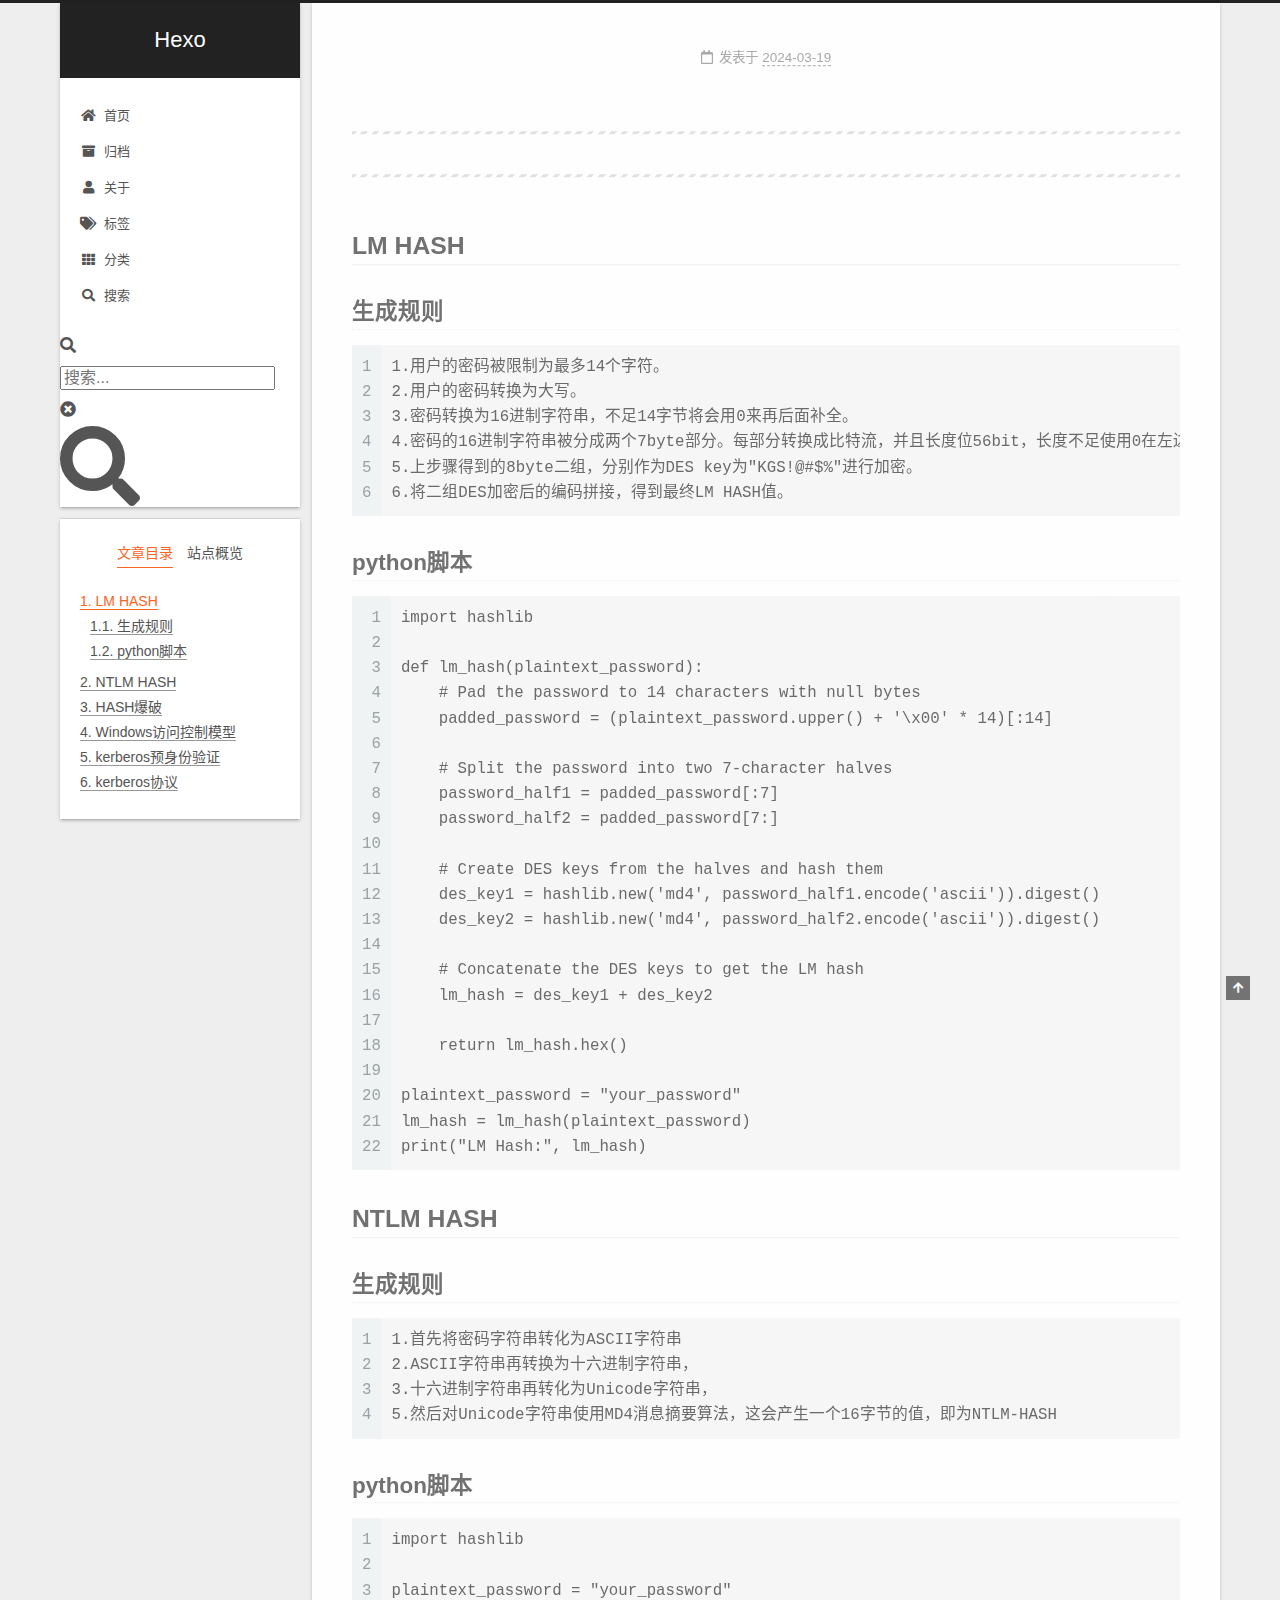
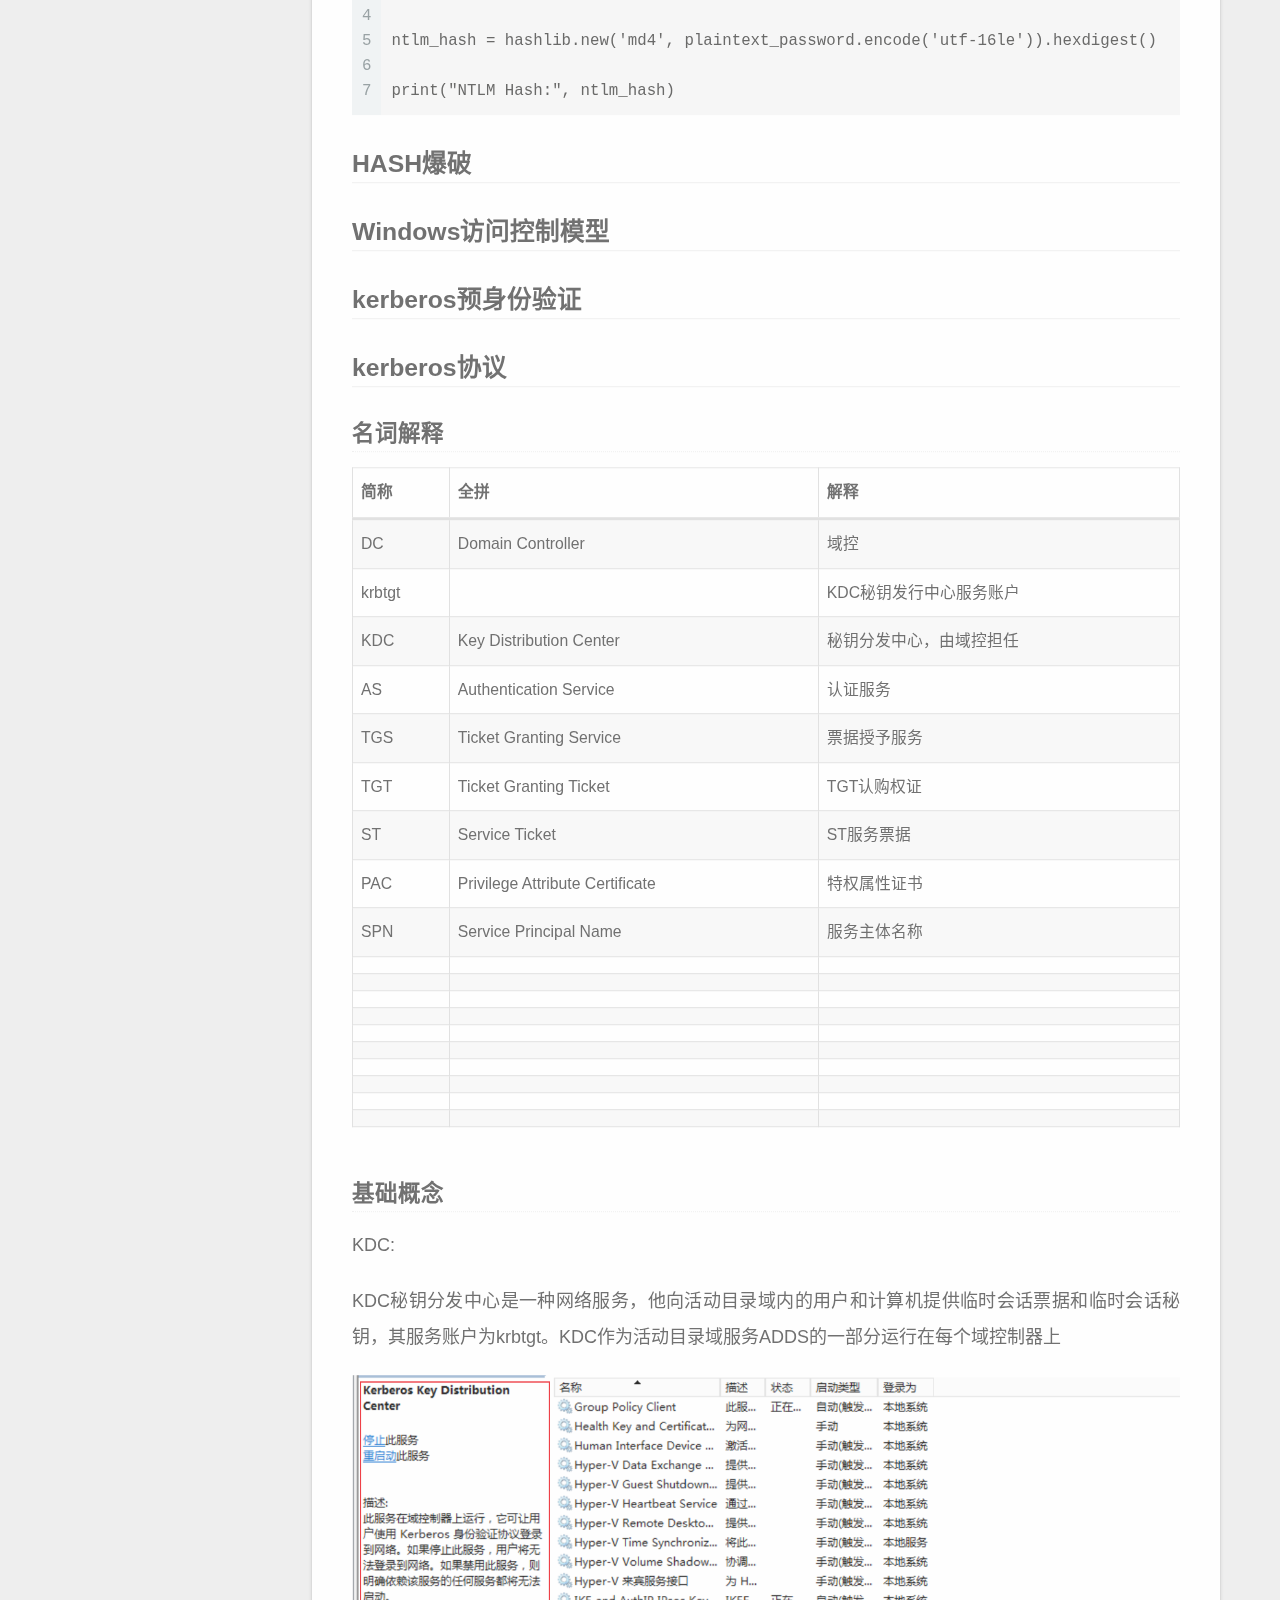
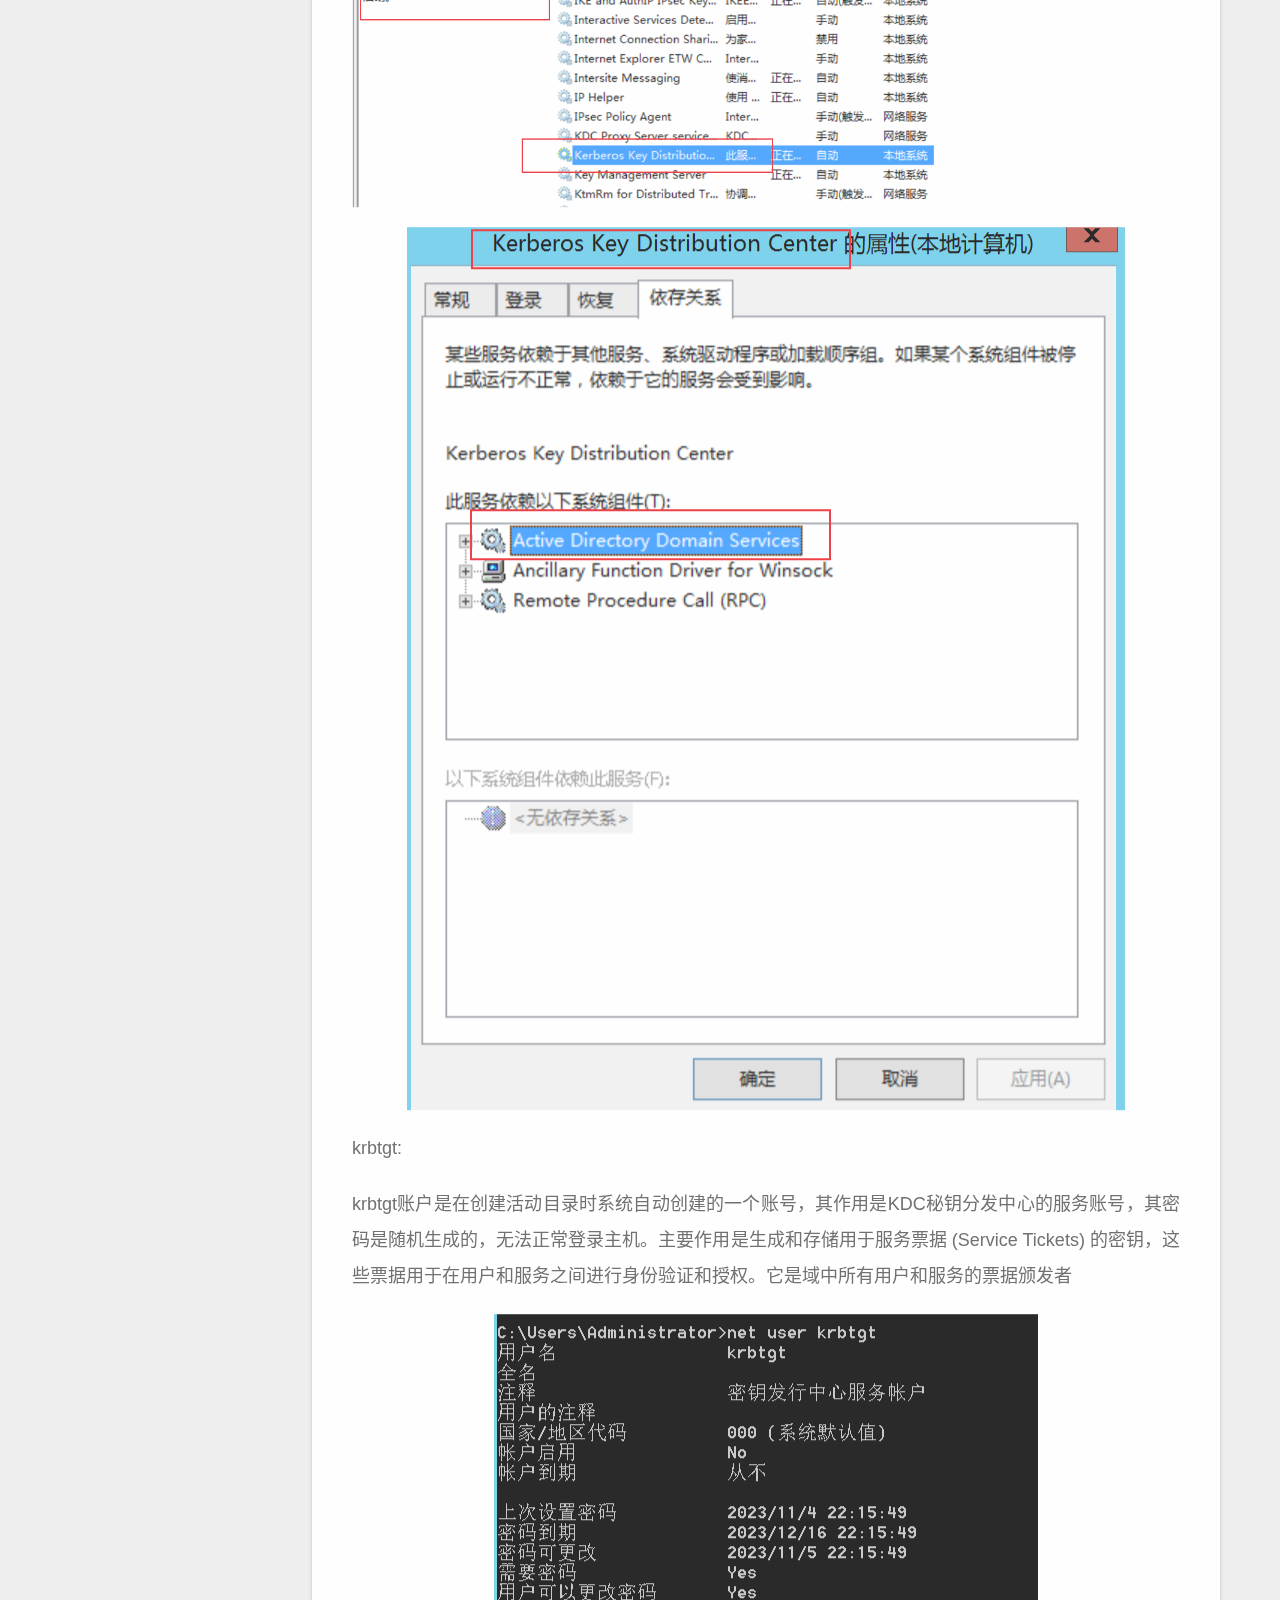
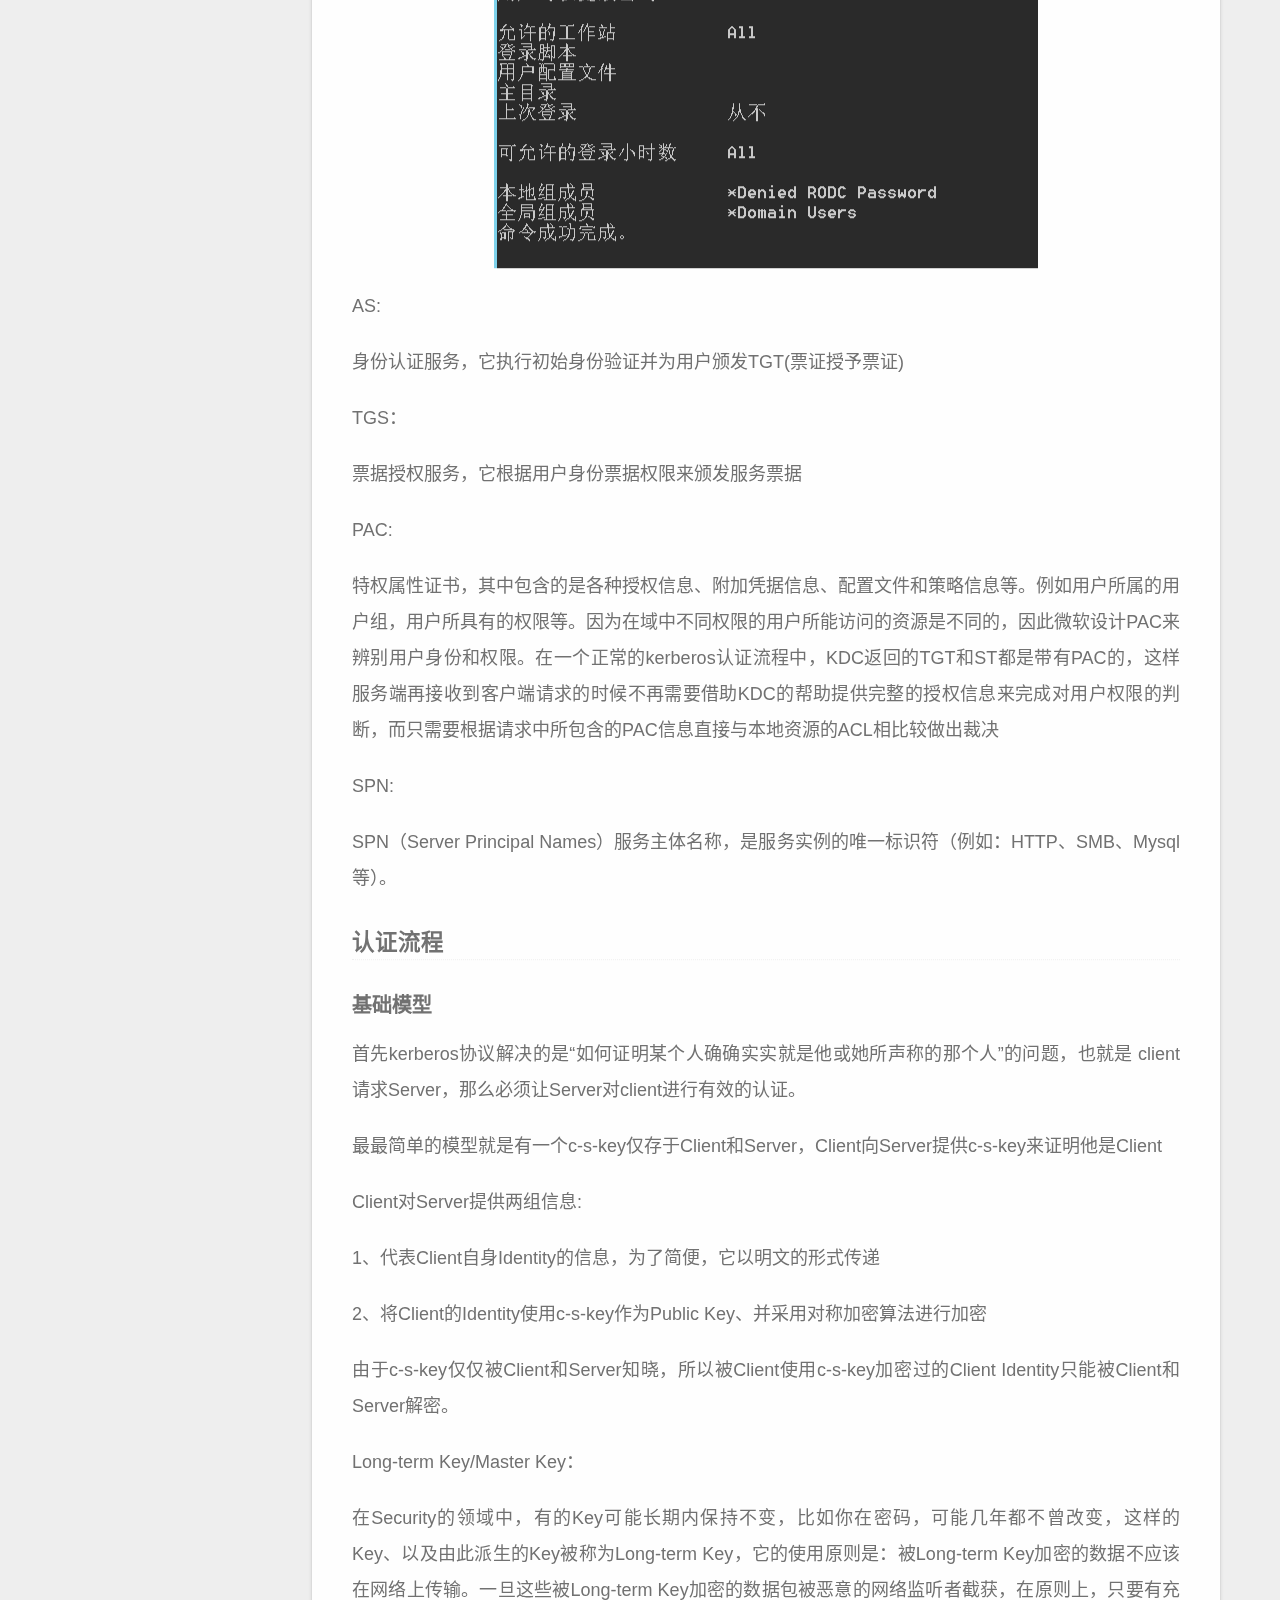
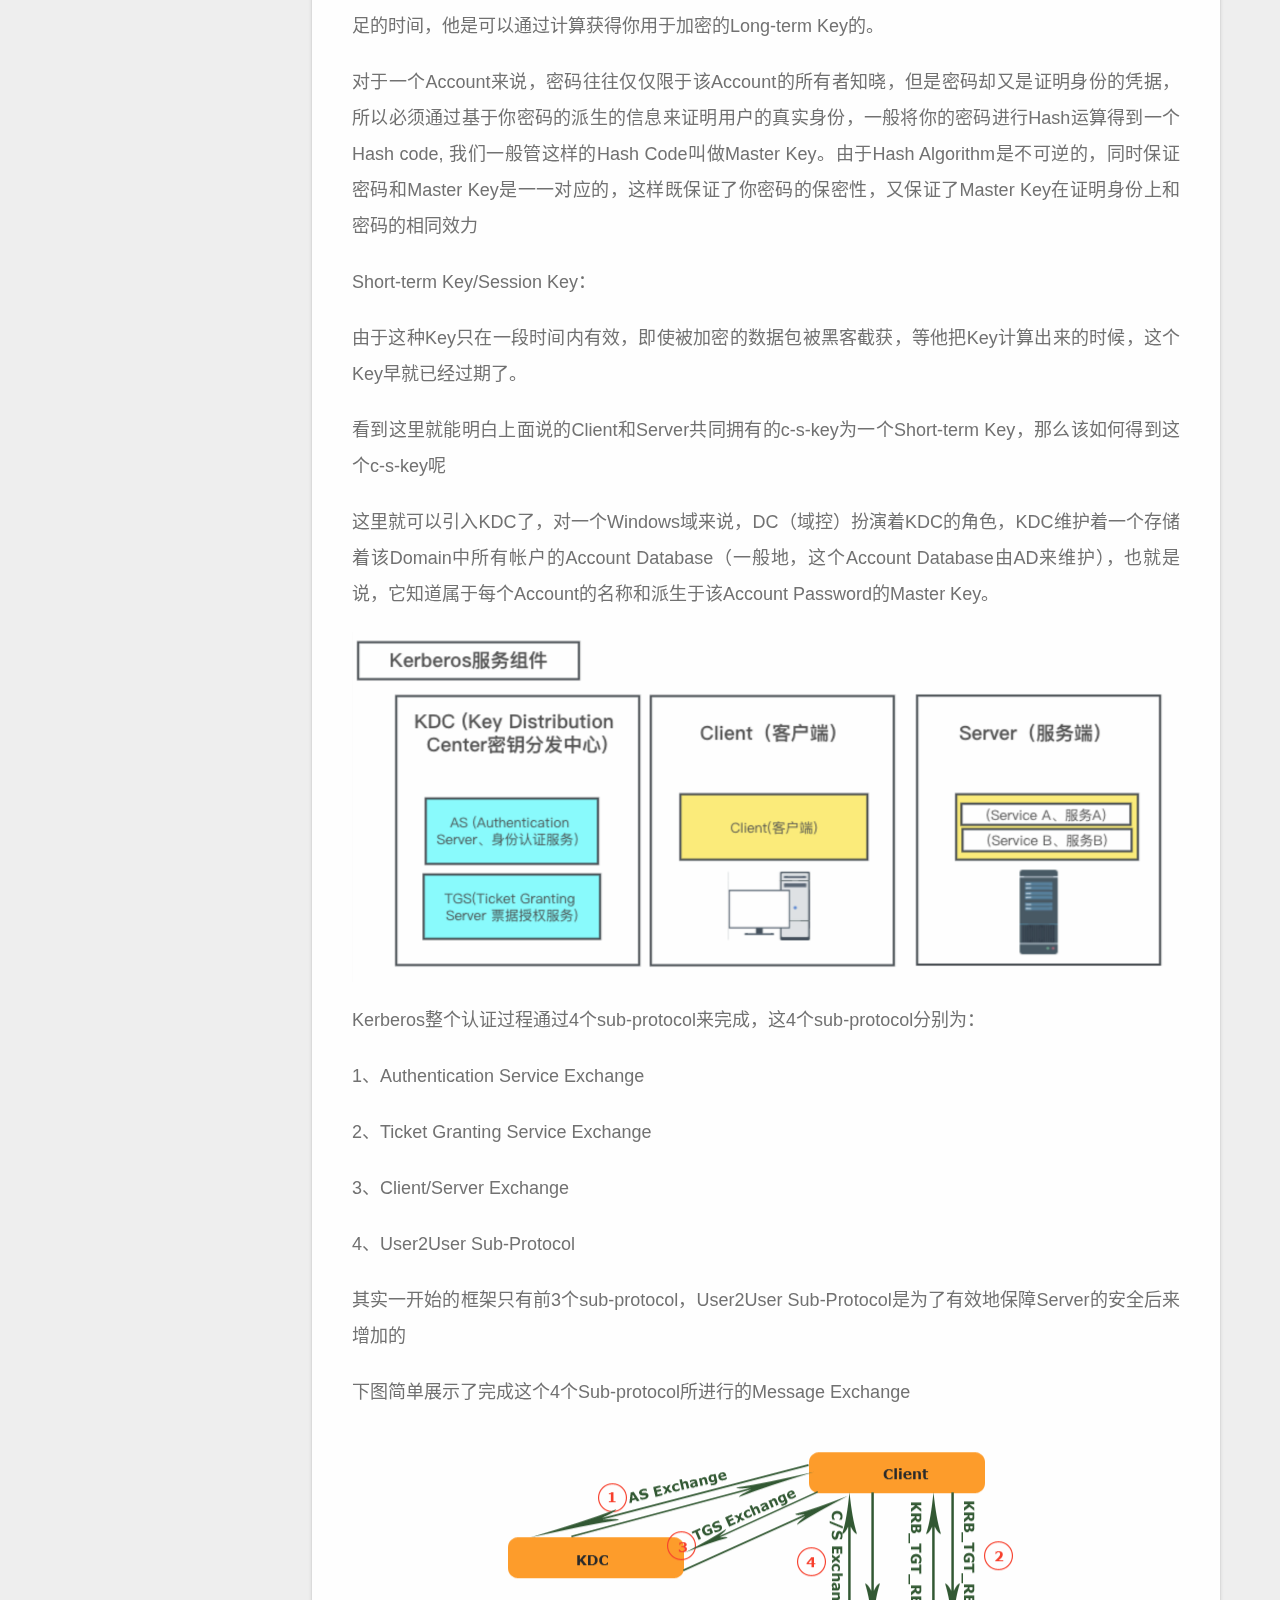
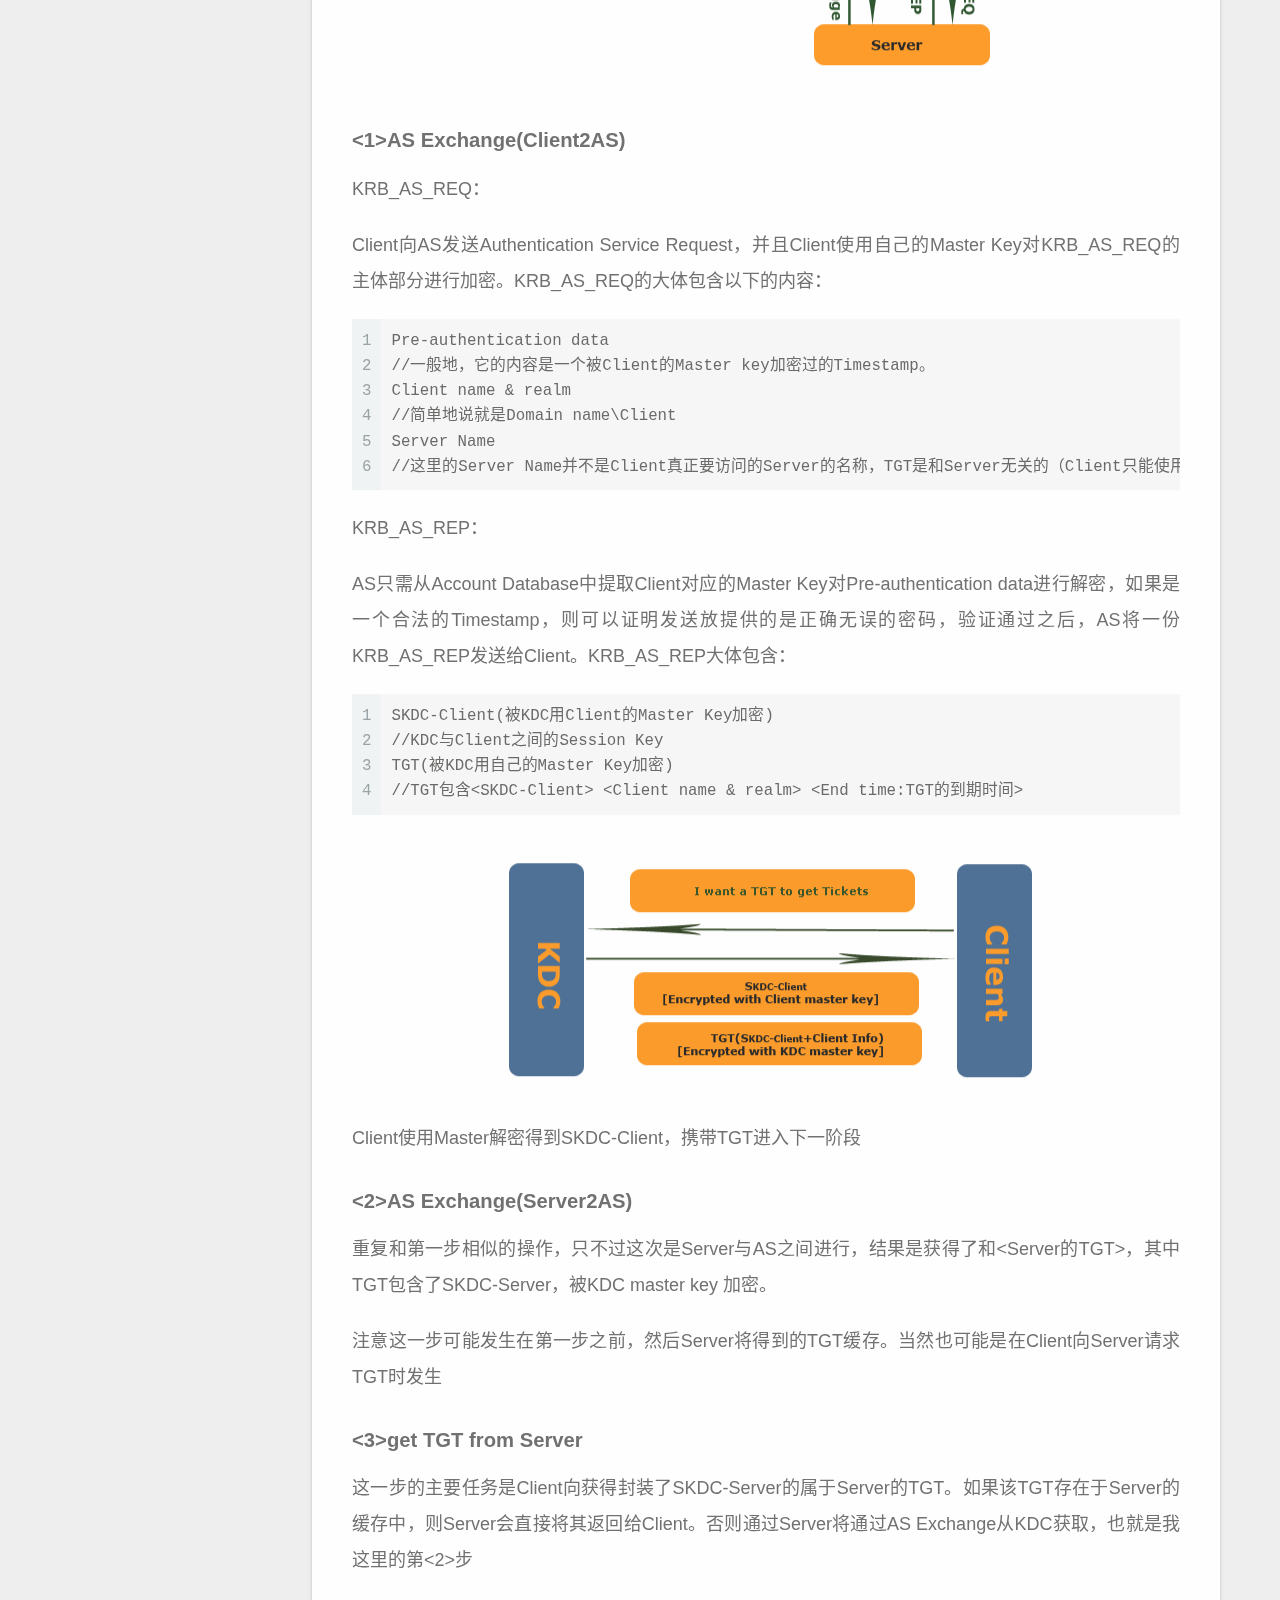
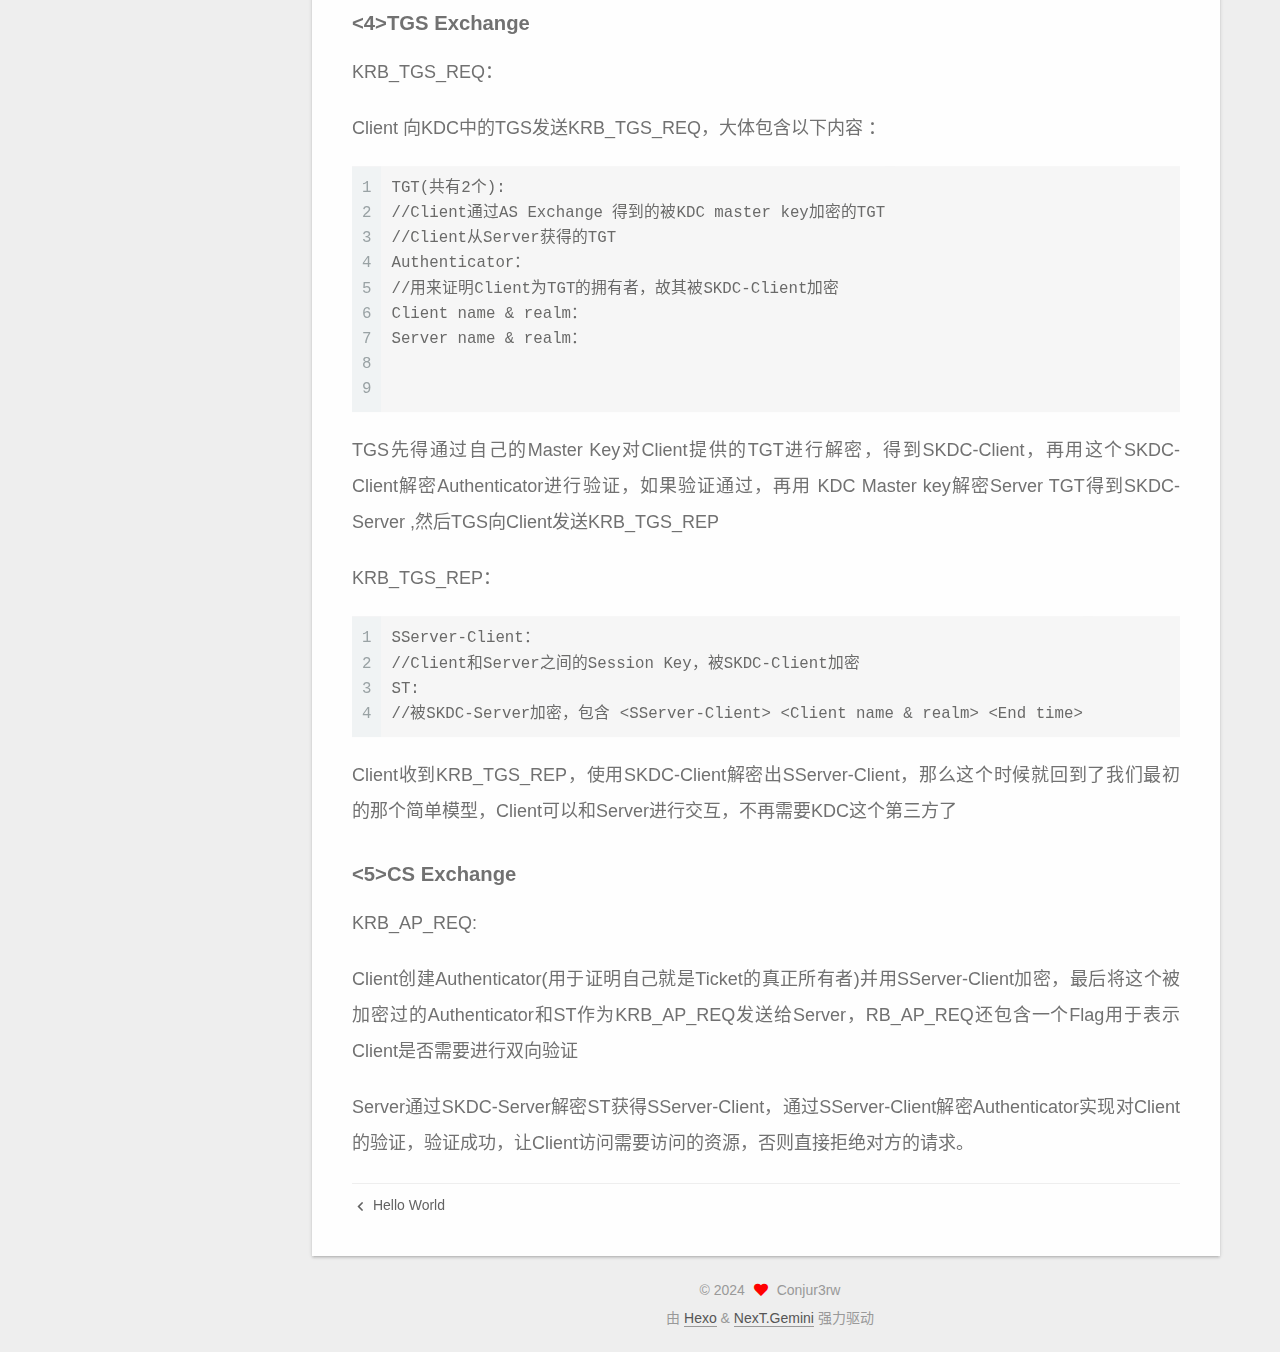
<file: 2024/03/19/first/index.html>
<!DOCTYPE html>
<html lang="zh-CN">
<head>
  <meta charset="UTF-8">
<meta name="viewport" content="width=device-width, initial-scale=1, maximum-scale=2">
<meta name="theme-color" content="#222">
<meta name="generator" content="Hexo 7.1.1">
  <link rel="apple-touch-icon" sizes="180x180" href="/images/apple-touch-icon-next.png">
  <link rel="icon" type="image/png" sizes="32x32" href="/images/favicon-32x32-next.png">
  <link rel="icon" type="image/png" sizes="16x16" href="/images/favicon-16x16-next.png">
  <link rel="mask-icon" href="/images/logo.svg" color="#222">

<link rel="stylesheet" href="/css/main.css">


<link rel="stylesheet" href="/lib/font-awesome/css/all.min.css">

<script id="hexo-configurations">
    var NexT = window.NexT || {};
    var CONFIG = {"hostname":"example.com","root":"/","scheme":"Gemini","version":"7.8.0","exturl":false,"sidebar":{"position":"left","display":"post","padding":18,"offset":12,"onmobile":false},"copycode":{"enable":false,"show_result":false,"style":null},"back2top":{"enable":true,"sidebar":false,"scrollpercent":false},"bookmark":{"enable":false,"color":"#222","save":"auto"},"fancybox":false,"mediumzoom":false,"lazyload":false,"pangu":false,"comments":{"style":"tabs","active":null,"storage":true,"lazyload":false,"nav":null},"algolia":{"hits":{"per_page":10},"labels":{"input_placeholder":"Search for Posts","hits_empty":"We didn't find any results for the search: ${query}","hits_stats":"${hits} results found in ${time} ms"}},"localsearch":{"enable":true,"trigger":"auto","top_n_per_article":1,"unescape":false,"preload":true},"motion":{"enable":true,"async":false,"transition":{"post_block":"fadeIn","post_header":"slideDownIn","post_body":"slideDownIn","coll_header":"slideLeftIn","sidebar":"slideUpIn"}},"path":"search.xml"};
  </script>

  <meta name="description" content="LM HASH生成规则1234561.用户的密码被限制为最多14个字符。2.用户的密码转换为大写。3.密码转换为16进制字符串，不足14字节将会用0来再后面补全。4.密码的16进制字符串被分成两个7byte部分。每部分转换成比特流，并且长度位56bit，长度不足使用0在左边补齐长度，再分7bit为一组末尾加上0,组成新的编码（str_to_key()函数处理）5.上步骤得到的8byte二组，分">
<meta property="og:type" content="article">
<meta property="og:title" content="Hexo">
<meta property="og:url" content="http://example.com/2024/03/19/first/index.html">
<meta property="og:site_name" content="Hexo">
<meta property="og:description" content="LM HASH生成规则1234561.用户的密码被限制为最多14个字符。2.用户的密码转换为大写。3.密码转换为16进制字符串，不足14字节将会用0来再后面补全。4.密码的16进制字符串被分成两个7byte部分。每部分转换成比特流，并且长度位56bit，长度不足使用0在左边补齐长度，再分7bit为一组末尾加上0,组成新的编码（str_to_key()函数处理）5.上步骤得到的8byte二组，分">
<meta property="og:locale" content="zh_CN">
<meta property="og:image" content="http://example.com/2024/03/19/first/image-20240302111410282.png">
<meta property="og:image" content="http://example.com/2024/03/19/first/image-20240302111501313.png">
<meta property="og:image" content="http://example.com/2024/03/19/first/image-20240229202509823.png">
<meta property="og:image" content="http://example.com/2024/03/19/first/image-20240229203324842.png">
<meta property="og:image" content="http://example.com/2024/03/19/first/kerberos_03_01.gif">
<meta property="og:image" content="http://example.com/2024/03/19/first/kerberos_01_07.gif">
<meta property="article:published_time" content="2024-03-19T11:20:27.908Z">
<meta property="article:modified_time" content="2024-03-19T12:04:52.378Z">
<meta property="article:author" content="Conjur3rw">
<meta name="twitter:card" content="summary">
<meta name="twitter:image" content="http://example.com/2024/03/19/first/image-20240302111410282.png">

<link rel="canonical" href="http://example.com/2024/03/19/first/">


<script id="page-configurations">
  // https://hexo.io/docs/variables.html
  CONFIG.page = {
    sidebar: "",
    isHome : false,
    isPost : true,
    lang   : 'zh-CN'
  };
</script>

  <title> | Hexo</title>
  






  <noscript>
  <style>
  .use-motion .brand,
  .use-motion .menu-item,
  .sidebar-inner,
  .use-motion .post-block,
  .use-motion .pagination,
  .use-motion .comments,
  .use-motion .post-header,
  .use-motion .post-body,
  .use-motion .collection-header { opacity: initial; }

  .use-motion .site-title,
  .use-motion .site-subtitle {
    opacity: initial;
    top: initial;
  }

  .use-motion .logo-line-before i { left: initial; }
  .use-motion .logo-line-after i { right: initial; }
  </style>
</noscript>

</head>

<body itemscope itemtype="http://schema.org/WebPage">
  <div class="container use-motion">
    <div class="headband"></div>

    <header class="header" itemscope itemtype="http://schema.org/WPHeader">
      <div class="header-inner"><div class="site-brand-container">
  <div class="site-nav-toggle">
    <div class="toggle" aria-label="切换导航栏">
      <span class="toggle-line toggle-line-first"></span>
      <span class="toggle-line toggle-line-middle"></span>
      <span class="toggle-line toggle-line-last"></span>
    </div>
  </div>

  <div class="site-meta">

    <a href="/" class="brand" rel="start">
      <span class="logo-line-before"><i></i></span>
      <h1 class="site-title">Hexo</h1>
      <span class="logo-line-after"><i></i></span>
    </a>
  </div>

  <div class="site-nav-right">
    <div class="toggle popup-trigger">
        <i class="fa fa-search fa-fw fa-lg"></i>
    </div>
  </div>
</div>




<nav class="site-nav">
  <ul id="menu" class="main-menu menu">
        <li class="menu-item menu-item-home">

    <a href="/" rel="section"><i class="fa fa-home fa-fw"></i>首页</a>

  </li>
        <li class="menu-item menu-item-archives">

    <a href="/archives/" rel="section"><i class="fa fa-archive fa-fw"></i>归档</a>

  </li>
        <li class="menu-item menu-item-about">

    <a href="/about/" rel="section"><i class="fa fa-user fa-fw"></i>关于</a>

  </li>
        <li class="menu-item menu-item-tags">

    <a href="/tags/" rel="section"><i class="fa fa-tags fa-fw"></i>标签</a>

  </li>
        <li class="menu-item menu-item-categories">

    <a href="/categories/" rel="section"><i class="fa fa-th fa-fw"></i>分类</a>

  </li>
      <li class="menu-item menu-item-search">
        <a role="button" class="popup-trigger"><i class="fa fa-search fa-fw"></i>搜索
        </a>
      </li>
  </ul>
</nav>



  <div class="search-pop-overlay">
    <div class="popup search-popup">
        <div class="search-header">
  <span class="search-icon">
    <i class="fa fa-search"></i>
  </span>
  <div class="search-input-container">
    <input autocomplete="off" autocapitalize="off"
           placeholder="搜索..." spellcheck="false"
           type="search" class="search-input">
  </div>
  <span class="popup-btn-close">
    <i class="fa fa-times-circle"></i>
  </span>
</div>
<div id="search-result">
  <div id="no-result">
    <i class="fa fa-spinner fa-pulse fa-5x fa-fw"></i>
  </div>
</div>

    </div>
  </div>

</div>
    </header>

    
  <div class="back-to-top">
    <i class="fa fa-arrow-up"></i>
    <span>0%</span>
  </div>


    <main class="main">
      <div class="main-inner">
        <div class="content-wrap">
          

          <div class="content post posts-expand">
            

    
  
  
  <article itemscope itemtype="http://schema.org/Article" class="post-block" lang="zh-CN">
    <link itemprop="mainEntityOfPage" href="http://example.com/2024/03/19/first/">

    <span hidden itemprop="author" itemscope itemtype="http://schema.org/Person">
      <meta itemprop="image" content="/images/avatar.jpg">
      <meta itemprop="name" content="Conjur3rw">
      <meta itemprop="description" content="This is a new world">
    </span>

    <span hidden itemprop="publisher" itemscope itemtype="http://schema.org/Organization">
      <meta itemprop="name" content="Hexo">
    </span>
      <header class="post-header">
        <h1 class="post-title" itemprop="name headline">
          
        </h1>

        <div class="post-meta">
            <span class="post-meta-item">
              <span class="post-meta-item-icon">
                <i class="far fa-calendar"></i>
              </span>
              <span class="post-meta-item-text">发表于</span>
              

              <time title="创建时间：2024-03-19 19:20:27 / 修改时间：20:04:52" itemprop="dateCreated datePublished" datetime="2024-03-19T19:20:27+08:00">2024-03-19</time>
            </span>

          

        </div>
      </header>

    
    
    
    <div class="post-body" itemprop="articleBody">

      
        <hr>
<hr>
<h2 id="LM-HASH"><a href="#LM-HASH" class="headerlink" title="LM HASH"></a>LM HASH</h2><h3 id="生成规则"><a href="#生成规则" class="headerlink" title="生成规则"></a>生成规则</h3><figure class="highlight plaintext"><table><tr><td class="gutter"><pre><span class="line">1</span><br><span class="line">2</span><br><span class="line">3</span><br><span class="line">4</span><br><span class="line">5</span><br><span class="line">6</span><br></pre></td><td class="code"><pre><span class="line">1.用户的密码被限制为最多14个字符。</span><br><span class="line">2.用户的密码转换为大写。</span><br><span class="line">3.密码转换为16进制字符串，不足14字节将会用0来再后面补全。</span><br><span class="line">4.密码的16进制字符串被分成两个7byte部分。每部分转换成比特流，并且长度位56bit，长度不足使用0在左边补齐长度，再分7bit为一组末尾加上0,组成新的编码（str_to_key()函数处理）</span><br><span class="line">5.上步骤得到的8byte二组，分别作为DES key为&quot;KGS!@#$%&quot;进行加密。</span><br><span class="line">6.将二组DES加密后的编码拼接，得到最终LM HASH值。</span><br></pre></td></tr></table></figure>

<h3 id="python脚本"><a href="#python脚本" class="headerlink" title="python脚本"></a>python脚本</h3><figure class="highlight plaintext"><table><tr><td class="gutter"><pre><span class="line">1</span><br><span class="line">2</span><br><span class="line">3</span><br><span class="line">4</span><br><span class="line">5</span><br><span class="line">6</span><br><span class="line">7</span><br><span class="line">8</span><br><span class="line">9</span><br><span class="line">10</span><br><span class="line">11</span><br><span class="line">12</span><br><span class="line">13</span><br><span class="line">14</span><br><span class="line">15</span><br><span class="line">16</span><br><span class="line">17</span><br><span class="line">18</span><br><span class="line">19</span><br><span class="line">20</span><br><span class="line">21</span><br><span class="line">22</span><br></pre></td><td class="code"><pre><span class="line">import hashlib</span><br><span class="line"></span><br><span class="line">def lm_hash(plaintext_password):</span><br><span class="line">    # Pad the password to 14 characters with null bytes</span><br><span class="line">    padded_password = (plaintext_password.upper() + &#x27;\x00&#x27; * 14)[:14]</span><br><span class="line"></span><br><span class="line">    # Split the password into two 7-character halves</span><br><span class="line">    password_half1 = padded_password[:7]</span><br><span class="line">    password_half2 = padded_password[7:]</span><br><span class="line"></span><br><span class="line">    # Create DES keys from the halves and hash them</span><br><span class="line">    des_key1 = hashlib.new(&#x27;md4&#x27;, password_half1.encode(&#x27;ascii&#x27;)).digest()</span><br><span class="line">    des_key2 = hashlib.new(&#x27;md4&#x27;, password_half2.encode(&#x27;ascii&#x27;)).digest()</span><br><span class="line"></span><br><span class="line">    # Concatenate the DES keys to get the LM hash</span><br><span class="line">    lm_hash = des_key1 + des_key2</span><br><span class="line"></span><br><span class="line">    return lm_hash.hex()</span><br><span class="line"></span><br><span class="line">plaintext_password = &quot;your_password&quot;</span><br><span class="line">lm_hash = lm_hash(plaintext_password)</span><br><span class="line">print(&quot;LM Hash:&quot;, lm_hash)</span><br></pre></td></tr></table></figure>

<h2 id="NTLM-HASH"><a href="#NTLM-HASH" class="headerlink" title="NTLM HASH"></a>NTLM HASH</h2><h3 id="生成规则-1"><a href="#生成规则-1" class="headerlink" title="生成规则"></a>生成规则</h3><figure class="highlight plaintext"><table><tr><td class="gutter"><pre><span class="line">1</span><br><span class="line">2</span><br><span class="line">3</span><br><span class="line">4</span><br></pre></td><td class="code"><pre><span class="line">1.首先将密码字符串转化为ASCII字符串</span><br><span class="line">2.ASCII字符串再转换为十六进制字符串，</span><br><span class="line">3.十六进制字符串再转化为Unicode字符串，</span><br><span class="line">5.然后对Unicode字符串使用MD4消息摘要算法，这会产生一个16字节的值，即为NTLM-HASH</span><br></pre></td></tr></table></figure>

<h3 id="python脚本-1"><a href="#python脚本-1" class="headerlink" title="python脚本"></a>python脚本</h3><figure class="highlight plaintext"><table><tr><td class="gutter"><pre><span class="line">1</span><br><span class="line">2</span><br><span class="line">3</span><br><span class="line">4</span><br><span class="line">5</span><br><span class="line">6</span><br><span class="line">7</span><br></pre></td><td class="code"><pre><span class="line">import hashlib</span><br><span class="line"></span><br><span class="line">plaintext_password = &quot;your_password&quot;</span><br><span class="line"></span><br><span class="line">ntlm_hash = hashlib.new(&#x27;md4&#x27;, plaintext_password.encode(&#x27;utf-16le&#x27;)).hexdigest()</span><br><span class="line"></span><br><span class="line">print(&quot;NTLM Hash:&quot;, ntlm_hash)</span><br></pre></td></tr></table></figure>

<h2 id="HASH爆破"><a href="#HASH爆破" class="headerlink" title="HASH爆破"></a>HASH爆破</h2><h2 id="Windows访问控制模型"><a href="#Windows访问控制模型" class="headerlink" title="Windows访问控制模型"></a>Windows访问控制模型</h2><h2 id="kerberos预身份验证"><a href="#kerberos预身份验证" class="headerlink" title="kerberos预身份验证"></a>kerberos预身份验证</h2><h2 id="kerberos协议"><a href="#kerberos协议" class="headerlink" title="kerberos协议"></a>kerberos协议</h2><h3 id="名词解释"><a href="#名词解释" class="headerlink" title="名词解释"></a>名词解释</h3><table>
<thead>
<tr>
<th>简称</th>
<th>全拼</th>
<th>解释</th>
</tr>
</thead>
<tbody><tr>
<td>DC</td>
<td>Domain Controller</td>
<td>域控</td>
</tr>
<tr>
<td>krbtgt</td>
<td></td>
<td>KDC秘钥发行中心服务账户</td>
</tr>
<tr>
<td>KDC</td>
<td>Key Distribution Center</td>
<td>秘钥分发中心，由域控担任</td>
</tr>
<tr>
<td>AS</td>
<td>Authentication Service</td>
<td>认证服务</td>
</tr>
<tr>
<td>TGS</td>
<td>Ticket Granting Service</td>
<td>票据授予服务</td>
</tr>
<tr>
<td>TGT</td>
<td>Ticket Granting Ticket</td>
<td>TGT认购权证</td>
</tr>
<tr>
<td>ST</td>
<td>Service Ticket</td>
<td>ST服务票据</td>
</tr>
<tr>
<td>PAC</td>
<td>Privilege Attribute Certificate</td>
<td>特权属性证书</td>
</tr>
<tr>
<td>SPN</td>
<td>Service Principal Name</td>
<td>服务主体名称</td>
</tr>
<tr>
<td></td>
<td></td>
<td></td>
</tr>
<tr>
<td></td>
<td></td>
<td></td>
</tr>
<tr>
<td></td>
<td></td>
<td></td>
</tr>
<tr>
<td></td>
<td></td>
<td></td>
</tr>
<tr>
<td></td>
<td></td>
<td></td>
</tr>
<tr>
<td></td>
<td></td>
<td></td>
</tr>
<tr>
<td></td>
<td></td>
<td></td>
</tr>
<tr>
<td></td>
<td></td>
<td></td>
</tr>
<tr>
<td></td>
<td></td>
<td></td>
</tr>
<tr>
<td></td>
<td></td>
<td></td>
</tr>
</tbody></table>
<h3 id="基础概念"><a href="#基础概念" class="headerlink" title="基础概念"></a>基础概念</h3><p>KDC:</p>
<p>KDC秘钥分发中心是一种网络服务，他向活动目录域内的用户和计算机提供临时会话票据和临时会话秘钥，其服务账户为krbtgt。KDC作为活动目录域服务ADDS的一部分运行在每个域控制器上</p>
<p><img src="/2024/03/19/first/image-20240302111410282.png" alt="image-20240302111410282"></p>
<p><img src="/2024/03/19/first/image-20240302111501313.png" alt="image-20240302111501313"></p>
<p>krbtgt:</p>
<p>krbtgt账户是在创建活动目录时系统自动创建的一个账号，其作用是KDC秘钥分发中心的服务账号，其密码是随机生成的，无法正常登录主机。主要作用是生成和存储用于服务票据 (Service Tickets) 的密钥，这些票据用于在用户和服务之间进行身份验证和授权。它是域中所有用户和服务的票据颁发者</p>
<p><img src="/2024/03/19/first/image-20240229202509823.png" alt="image-20240229202509823"></p>
<p>AS:</p>
<p>身份认证服务，它执行初始身份验证并为用户颁发TGT(票证授予票证)</p>
<p>TGS：</p>
<p>票据授权服务，它根据用户身份票据权限来颁发服务票据</p>
<p>PAC:</p>
<p>特权属性证书，其中包含的是各种授权信息、附加凭据信息、配置文件和策略信息等。例如用户所属的用户组，用户所具有的权限等。因为在域中不同权限的用户所能访问的资源是不同的，因此微软设计PAC来辨别用户身份和权限。在一个正常的kerberos认证流程中，KDC返回的TGT和ST都是带有PAC的，这样服务端再接收到客户端请求的时候不再需要借助KDC的帮助提供完整的授权信息来完成对用户权限的判断，而只需要根据请求中所包含的PAC信息直接与本地资源的ACL相比较做出裁决</p>
<p>SPN:</p>
<p>SPN（Server Principal Names）服务主体名称，是服务实例的唯一标识符（例如：HTTP、SMB、Mysql等）。</p>
<h3 id="认证流程"><a href="#认证流程" class="headerlink" title="认证流程"></a>认证流程</h3><h4 id="基础模型"><a href="#基础模型" class="headerlink" title="基础模型"></a>基础模型</h4><p>首先kerberos协议解决的是“如何证明某个人确确实实就是他或她所声称的那个人”的问题，也就是 client请求Server，那么必须让Server对client进行有效的认证。</p>
<p>最最简单的模型就是有一个c-s-key仅存于Client和Server，Client向Server提供c-s-key来证明他是Client</p>
<p>Client对Server提供两组信息:</p>
<p>1、代表Client自身Identity的信息，为了简便，它以明文的形式传递</p>
<p>2、将Client的Identity使用c-s-key作为Public Key、并采用对称加密算法进行加密</p>
<p>由于c-s-key仅仅被Client和Server知晓，所以被Client使用c-s-key加密过的Client Identity只能被Client和Server解密。</p>
<p>Long-term Key&#x2F;Master Key：</p>
<p>在Security的领域中，有的Key可能长期内保持不变，比如你在密码，可能几年都不曾改变，这样的Key、以及由此派生的Key被称为Long-term Key，它的使用原则是：被Long-term Key加密的数据不应该在网络上传输。一旦这些被Long-term Key加密的数据包被恶意的网络监听者截获，在原则上，只要有充足的时间，他是可以通过计算获得你用于加密的Long-term Key的。</p>
<p>对于一个Account来说，密码往往仅仅限于该Account的所有者知晓，但是密码却又是证明身份的凭据，所以必须通过基于你密码的派生的信息来证明用户的真实身份，一般将你的密码进行Hash运算得到一个Hash code, 我们一般管这样的Hash Code叫做Master Key。由于Hash Algorithm是不可逆的，同时保证密码和Master Key是一一对应的，这样既保证了你密码的保密性，又保证了Master Key在证明身份上和密码的相同效力</p>
<p>Short-term Key&#x2F;Session Key：</p>
<p>由于这种Key只在一段时间内有效，即使被加密的数据包被黑客截获，等他把Key计算出来的时候，这个Key早就已经过期了。</p>
<p>看到这里就能明白上面说的Client和Server共同拥有的c-s-key为一个Short-term Key，那么该如何得到这个c-s-key呢</p>
<p>这里就可以引入KDC了，对一个Windows域来说，DC（域控）扮演着KDC的角色，KDC维护着一个存储着该Domain中所有帐户的Account Database（一般地，这个Account Database由AD来维护），也就是说，它知道属于每个Account的名称和派生于该Account Password的Master Key。</p>
<p><img src="/2024/03/19/first/image-20240229203324842.png" alt="image-20240229203324842"></p>
<p>Kerberos整个认证过程通过4个sub-protocol来完成，这4个sub-protocol分别为：</p>
<p>1、Authentication Service Exchange</p>
<p>2、Ticket Granting Service Exchange</p>
<p>3、Client&#x2F;Server Exchange</p>
<p>4、User2User Sub-Protocol</p>
<p>其实一开始的框架只有前3个sub-protocol，User2User Sub-Protocol是为了有效地保障Server的安全后来增加的</p>
<p>下图简单展示了完成这个4个Sub-protocol所进行的Message Exchange</p>
<p><img src="/2024/03/19/first/kerberos_03_01.gif" alt="kerberos_03_01"></p>
<h4 id="AS-Exchange-Client2AS"><a href="#AS-Exchange-Client2AS" class="headerlink" title="&lt;1&gt;AS Exchange(Client2AS)"></a>&lt;1&gt;AS Exchange(Client2AS)</h4><p>KRB_AS_REQ：</p>
<p>Client向AS发送Authentication Service Request，并且Client使用自己的Master Key对KRB_AS_REQ的主体部分进行加密。KRB_AS_REQ的大体包含以下的内容：</p>
<figure class="highlight plaintext"><table><tr><td class="gutter"><pre><span class="line">1</span><br><span class="line">2</span><br><span class="line">3</span><br><span class="line">4</span><br><span class="line">5</span><br><span class="line">6</span><br></pre></td><td class="code"><pre><span class="line">Pre-authentication data</span><br><span class="line">//一般地，它的内容是一个被Client的Master key加密过的Timestamp。</span><br><span class="line">Client name &amp; realm</span><br><span class="line">//简单地说就是Domain name\Client</span><br><span class="line">Server Name</span><br><span class="line">//这里的Server Name并不是Client真正要访问的Server的名称，TGT是和Server无关的（Client只能使用Ticket，而不是TGT去访问Server，这里的Server Name实际上是KDC的TGS的Server Name。</span><br></pre></td></tr></table></figure>

<p>KRB_AS_REP：</p>
<p>AS只需从Account Database中提取Client对应的Master Key对Pre-authentication data进行解密，如果是一个合法的Timestamp，则可以证明发送放提供的是正确无误的密码，验证通过之后，AS将一份KRB_AS_REP发送给Client。KRB_AS_REP大体包含：</p>
<figure class="highlight plaintext"><table><tr><td class="gutter"><pre><span class="line">1</span><br><span class="line">2</span><br><span class="line">3</span><br><span class="line">4</span><br></pre></td><td class="code"><pre><span class="line">SKDC-Client(被KDC用Client的Master Key加密)</span><br><span class="line">//KDC与Client之间的Session Key</span><br><span class="line">TGT(被KDC用自己的Master Key加密)</span><br><span class="line">//TGT包含&lt;SKDC-Client&gt; &lt;Client name &amp; realm&gt; &lt;End time:TGT的到期时间&gt;</span><br></pre></td></tr></table></figure>

<p><img src="/2024/03/19/first/kerberos_01_07.gif" alt="kerberos_01_07"></p>
<p>Client使用Master解密得到SKDC-Client，携带TGT进入下一阶段</p>
<h4 id="AS-Exchange-Server2AS"><a href="#AS-Exchange-Server2AS" class="headerlink" title="&lt;2&gt;AS Exchange(Server2AS)"></a>&lt;2&gt;AS Exchange(Server2AS)</h4><p>重复和第一步相似的操作，只不过这次是Server与AS之间进行，结果是获得了<SKDC-Server>和&lt;Server的TGT&gt;，其中TGT包含了SKDC-Server，被KDC master key 加密。</p>
<p>注意这一步可能发生在第一步之前，然后Server将得到的TGT缓存。当然也可能是在Client向Server请求TGT时发生</p>
<h4 id="get-TGT-from-Server"><a href="#get-TGT-from-Server" class="headerlink" title="&lt;3&gt;get TGT from Server"></a>&lt;3&gt;get TGT from Server</h4><p>这一步的主要任务是Client向获得封装了SKDC-Server的属于Server的TGT。如果该TGT存在于Server的缓存中，则Server会直接将其返回给Client。否则通过Server将通过AS Exchange从KDC获取，也就是我这里的第&lt;2&gt;步</p>
<h4 id="TGS-Exchange"><a href="#TGS-Exchange" class="headerlink" title="&lt;4&gt;TGS Exchange"></a>&lt;4&gt;TGS Exchange</h4><p>KRB_TGS_REQ：</p>
<p>Client 向KDC中的TGS发送KRB_TGS_REQ，大体包含以下内容 ：</p>
<figure class="highlight plaintext"><table><tr><td class="gutter"><pre><span class="line">1</span><br><span class="line">2</span><br><span class="line">3</span><br><span class="line">4</span><br><span class="line">5</span><br><span class="line">6</span><br><span class="line">7</span><br><span class="line">8</span><br><span class="line">9</span><br></pre></td><td class="code"><pre><span class="line">TGT(共有2个):</span><br><span class="line">//Client通过AS Exchange 得到的被KDC master key加密的TGT</span><br><span class="line">//Client从Server获得的TGT</span><br><span class="line">Authenticator：</span><br><span class="line">//用来证明Client为TGT的拥有者，故其被SKDC-Client加密</span><br><span class="line">Client name &amp; realm：</span><br><span class="line">Server name &amp; realm：</span><br><span class="line"></span><br><span class="line"></span><br></pre></td></tr></table></figure>



<p>TGS先得通过自己的Master Key对Client提供的TGT进行解密，得到SKDC-Client，再用这个SKDC-Client解密Authenticator进行验证，如果验证通过，再用 KDC Master key解密Server TGT得到SKDC-Server ,然后TGS向Client发送KRB_TGS_REP</p>
<p>KRB_TGS_REP：</p>
<figure class="highlight plaintext"><table><tr><td class="gutter"><pre><span class="line">1</span><br><span class="line">2</span><br><span class="line">3</span><br><span class="line">4</span><br></pre></td><td class="code"><pre><span class="line">SServer-Client：</span><br><span class="line">//Client和Server之间的Session Key，被SKDC-Client加密</span><br><span class="line">ST:</span><br><span class="line">//被SKDC-Server加密，包含 &lt;SServer-Client&gt; &lt;Client name &amp; realm&gt; &lt;End time&gt;</span><br></pre></td></tr></table></figure>



<p>Client收到KRB_TGS_REP，使用SKDC-Client解密出SServer-Client，那么这个时候就回到了我们最初的那个简单模型，Client可以和Server进行交互，不再需要KDC这个第三方了</p>
<h4 id="CS-Exchange"><a href="#CS-Exchange" class="headerlink" title="&lt;5&gt;CS Exchange"></a>&lt;5&gt;CS Exchange</h4><p>KRB_AP_REQ:</p>
<p>Client创建Authenticator(用于证明自己就是Ticket的真正所有者)并用SServer-Client加密，最后将这个被加密过的Authenticator和ST作为KRB_AP_REQ发送给Server，RB_AP_REQ还包含一个Flag用于表示Client是否需要进行双向验证</p>
<p>Server通过SKDC-Server解密ST获得SServer-Client，通过SServer-Client解密Authenticator实现对Client的验证，验证成功，让Client访问需要访问的资源，否则直接拒绝对方的请求。</p>

    </div>

    
    
    

      <footer class="post-footer">

        


        
    <div class="post-nav">
      <div class="post-nav-item">
    <a href="/2024/03/19/hello-world/" rel="prev" title="Hello World">
      <i class="fa fa-chevron-left"></i> Hello World
    </a></div>
      <div class="post-nav-item"></div>
    </div>
      </footer>
    
  </article>
  
  
  



          </div>
          

<script>
  window.addEventListener('tabs:register', () => {
    let { activeClass } = CONFIG.comments;
    if (CONFIG.comments.storage) {
      activeClass = localStorage.getItem('comments_active') || activeClass;
    }
    if (activeClass) {
      let activeTab = document.querySelector(`a[href="#comment-${activeClass}"]`);
      if (activeTab) {
        activeTab.click();
      }
    }
  });
  if (CONFIG.comments.storage) {
    window.addEventListener('tabs:click', event => {
      if (!event.target.matches('.tabs-comment .tab-content .tab-pane')) return;
      let commentClass = event.target.classList[1];
      localStorage.setItem('comments_active', commentClass);
    });
  }
</script>

        </div>
          
  
  <div class="toggle sidebar-toggle">
    <span class="toggle-line toggle-line-first"></span>
    <span class="toggle-line toggle-line-middle"></span>
    <span class="toggle-line toggle-line-last"></span>
  </div>

  <aside class="sidebar">
    <div class="sidebar-inner">

      <ul class="sidebar-nav motion-element">
        <li class="sidebar-nav-toc">
          文章目录
        </li>
        <li class="sidebar-nav-overview">
          站点概览
        </li>
      </ul>

      <!--noindex-->
      <div class="post-toc-wrap sidebar-panel">
          <div class="post-toc motion-element"><ol class="nav"><li class="nav-item nav-level-2"><a class="nav-link" href="#LM-HASH"><span class="nav-number">1.</span> <span class="nav-text">LM HASH</span></a><ol class="nav-child"><li class="nav-item nav-level-3"><a class="nav-link" href="#%E7%94%9F%E6%88%90%E8%A7%84%E5%88%99"><span class="nav-number">1.1.</span> <span class="nav-text">生成规则</span></a></li><li class="nav-item nav-level-3"><a class="nav-link" href="#python%E8%84%9A%E6%9C%AC"><span class="nav-number">1.2.</span> <span class="nav-text">python脚本</span></a></li></ol></li><li class="nav-item nav-level-2"><a class="nav-link" href="#NTLM-HASH"><span class="nav-number">2.</span> <span class="nav-text">NTLM HASH</span></a><ol class="nav-child"><li class="nav-item nav-level-3"><a class="nav-link" href="#%E7%94%9F%E6%88%90%E8%A7%84%E5%88%99-1"><span class="nav-number">2.1.</span> <span class="nav-text">生成规则</span></a></li><li class="nav-item nav-level-3"><a class="nav-link" href="#python%E8%84%9A%E6%9C%AC-1"><span class="nav-number">2.2.</span> <span class="nav-text">python脚本</span></a></li></ol></li><li class="nav-item nav-level-2"><a class="nav-link" href="#HASH%E7%88%86%E7%A0%B4"><span class="nav-number">3.</span> <span class="nav-text">HASH爆破</span></a></li><li class="nav-item nav-level-2"><a class="nav-link" href="#Windows%E8%AE%BF%E9%97%AE%E6%8E%A7%E5%88%B6%E6%A8%A1%E5%9E%8B"><span class="nav-number">4.</span> <span class="nav-text">Windows访问控制模型</span></a></li><li class="nav-item nav-level-2"><a class="nav-link" href="#kerberos%E9%A2%84%E8%BA%AB%E4%BB%BD%E9%AA%8C%E8%AF%81"><span class="nav-number">5.</span> <span class="nav-text">kerberos预身份验证</span></a></li><li class="nav-item nav-level-2"><a class="nav-link" href="#kerberos%E5%8D%8F%E8%AE%AE"><span class="nav-number">6.</span> <span class="nav-text">kerberos协议</span></a><ol class="nav-child"><li class="nav-item nav-level-3"><a class="nav-link" href="#%E5%90%8D%E8%AF%8D%E8%A7%A3%E9%87%8A"><span class="nav-number">6.1.</span> <span class="nav-text">名词解释</span></a></li><li class="nav-item nav-level-3"><a class="nav-link" href="#%E5%9F%BA%E7%A1%80%E6%A6%82%E5%BF%B5"><span class="nav-number">6.2.</span> <span class="nav-text">基础概念</span></a></li><li class="nav-item nav-level-3"><a class="nav-link" href="#%E8%AE%A4%E8%AF%81%E6%B5%81%E7%A8%8B"><span class="nav-number">6.3.</span> <span class="nav-text">认证流程</span></a><ol class="nav-child"><li class="nav-item nav-level-4"><a class="nav-link" href="#%E5%9F%BA%E7%A1%80%E6%A8%A1%E5%9E%8B"><span class="nav-number">6.3.1.</span> <span class="nav-text">基础模型</span></a></li><li class="nav-item nav-level-4"><a class="nav-link" href="#AS-Exchange-Client2AS"><span class="nav-number">6.3.2.</span> <span class="nav-text">&lt;1&gt;AS Exchange(Client2AS)</span></a></li><li class="nav-item nav-level-4"><a class="nav-link" href="#AS-Exchange-Server2AS"><span class="nav-number">6.3.3.</span> <span class="nav-text">&lt;2&gt;AS Exchange(Server2AS)</span></a></li><li class="nav-item nav-level-4"><a class="nav-link" href="#get-TGT-from-Server"><span class="nav-number">6.3.4.</span> <span class="nav-text">&lt;3&gt;get TGT from Server</span></a></li><li class="nav-item nav-level-4"><a class="nav-link" href="#TGS-Exchange"><span class="nav-number">6.3.5.</span> <span class="nav-text">&lt;4&gt;TGS Exchange</span></a></li><li class="nav-item nav-level-4"><a class="nav-link" href="#CS-Exchange"><span class="nav-number">6.3.6.</span> <span class="nav-text">&lt;5&gt;CS Exchange</span></a></li></ol></li></ol></li></ol></div>
      </div>
      <!--/noindex-->

      <div class="site-overview-wrap sidebar-panel">
        <div class="site-author motion-element" itemprop="author" itemscope itemtype="http://schema.org/Person">
    <img class="site-author-image" itemprop="image" alt="Conjur3rw"
      src="/images/avatar.jpg">
  <p class="site-author-name" itemprop="name">Conjur3rw</p>
  <div class="site-description" itemprop="description">This is a new world</div>
</div>
<div class="site-state-wrap motion-element">
  <nav class="site-state">
      <div class="site-state-item site-state-posts">
          <a href="/archives/">
        
          <span class="site-state-item-count">2</span>
          <span class="site-state-item-name">日志</span>
        </a>
      </div>
  </nav>
</div>
  <div class="links-of-author motion-element">
      <span class="links-of-author-item">
        <a href="https://github.com/conjur3rw" title="GitHub → https:&#x2F;&#x2F;github.com&#x2F;conjur3rw" rel="noopener" target="_blank"><i class="fab fa-github fa-fw"></i>GitHub</a>
      </span>
  </div>



      </div>

    </div>
  </aside>
  <div id="sidebar-dimmer"></div>


      </div>
    </main>

    <footer class="footer">
      <div class="footer-inner">
        

        

<div class="copyright">
  
  &copy; 
  <span itemprop="copyrightYear">2024</span>
  <span class="with-love">
    <i class="fa fa-heart"></i>
  </span>
  <span class="author" itemprop="copyrightHolder">Conjur3rw</span>
</div>
  <div class="powered-by">由 <a href="https://hexo.io/" class="theme-link" rel="noopener" target="_blank">Hexo</a> & <a href="https://theme-next.org/" class="theme-link" rel="noopener" target="_blank">NexT.Gemini</a> 强力驱动
  </div>

        








      </div>
    </footer>
  </div>

  
  <script src="/lib/anime.min.js"></script>
  <script src="/lib/velocity/velocity.min.js"></script>
  <script src="/lib/velocity/velocity.ui.min.js"></script>

<script src="/js/utils.js"></script>

<script src="/js/motion.js"></script>


<script src="/js/schemes/pisces.js"></script>


<script src="/js/next-boot.js"></script>




  




  
<script src="/js/local-search.js"></script>













  

  

</body>
</html>
</file>
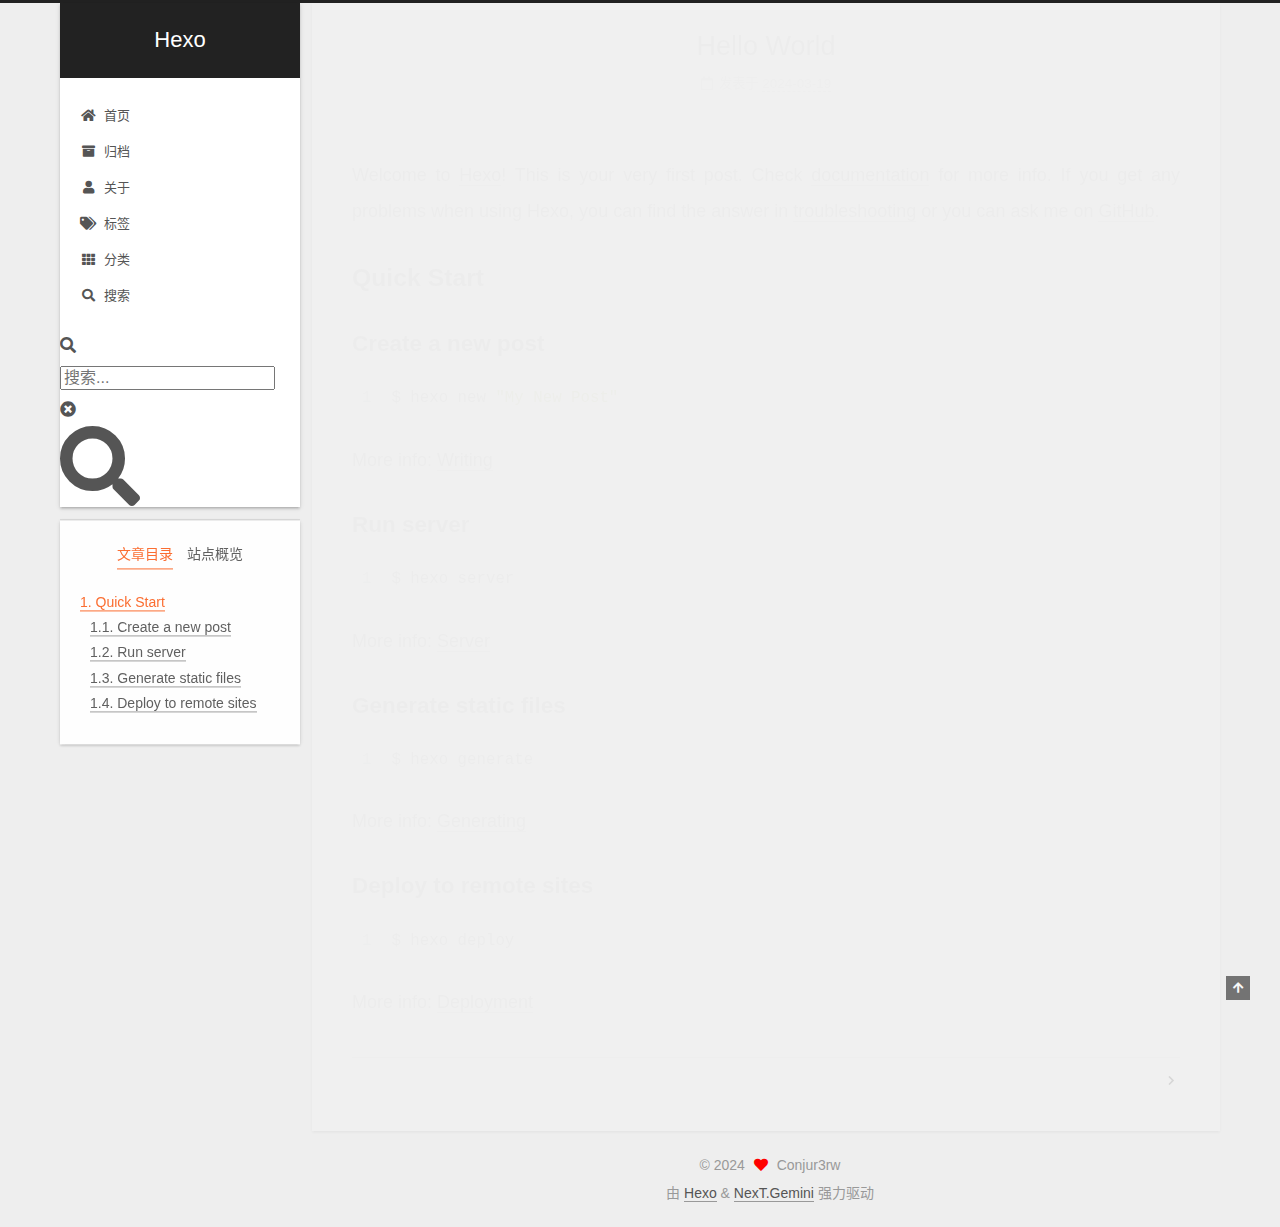
<file: 2024/03/19/hello-world/index.html>
<!DOCTYPE html>
<html lang="zh-CN">
<head>
  <meta charset="UTF-8">
<meta name="viewport" content="width=device-width, initial-scale=1, maximum-scale=2">
<meta name="theme-color" content="#222">
<meta name="generator" content="Hexo 7.1.1">
  <link rel="apple-touch-icon" sizes="180x180" href="/images/apple-touch-icon-next.png">
  <link rel="icon" type="image/png" sizes="32x32" href="/images/favicon-32x32-next.png">
  <link rel="icon" type="image/png" sizes="16x16" href="/images/favicon-16x16-next.png">
  <link rel="mask-icon" href="/images/logo.svg" color="#222">

<link rel="stylesheet" href="/css/main.css">


<link rel="stylesheet" href="/lib/font-awesome/css/all.min.css">

<script id="hexo-configurations">
    var NexT = window.NexT || {};
    var CONFIG = {"hostname":"example.com","root":"/","scheme":"Gemini","version":"7.8.0","exturl":false,"sidebar":{"position":"left","display":"post","padding":18,"offset":12,"onmobile":false},"copycode":{"enable":false,"show_result":false,"style":null},"back2top":{"enable":true,"sidebar":false,"scrollpercent":false},"bookmark":{"enable":false,"color":"#222","save":"auto"},"fancybox":false,"mediumzoom":false,"lazyload":false,"pangu":false,"comments":{"style":"tabs","active":null,"storage":true,"lazyload":false,"nav":null},"algolia":{"hits":{"per_page":10},"labels":{"input_placeholder":"Search for Posts","hits_empty":"We didn't find any results for the search: ${query}","hits_stats":"${hits} results found in ${time} ms"}},"localsearch":{"enable":true,"trigger":"auto","top_n_per_article":1,"unescape":false,"preload":true},"motion":{"enable":true,"async":false,"transition":{"post_block":"fadeIn","post_header":"slideDownIn","post_body":"slideDownIn","coll_header":"slideLeftIn","sidebar":"slideUpIn"}},"path":"search.xml"};
  </script>

  <meta name="description" content="Welcome to Hexo! This is your very first post. Check documentation for more info. If you get any problems when using Hexo, you can find the answer in troubleshooting or you can ask me on GitHub. Quick">
<meta property="og:type" content="article">
<meta property="og:title" content="Hello World">
<meta property="og:url" content="http://example.com/2024/03/19/hello-world/index.html">
<meta property="og:site_name" content="Hexo">
<meta property="og:description" content="Welcome to Hexo! This is your very first post. Check documentation for more info. If you get any problems when using Hexo, you can find the answer in troubleshooting or you can ask me on GitHub. Quick">
<meta property="og:locale" content="zh_CN">
<meta property="article:published_time" content="2024-03-19T08:24:45.003Z">
<meta property="article:modified_time" content="2024-03-19T08:24:45.003Z">
<meta property="article:author" content="Conjur3rw">
<meta name="twitter:card" content="summary">

<link rel="canonical" href="http://example.com/2024/03/19/hello-world/">


<script id="page-configurations">
  // https://hexo.io/docs/variables.html
  CONFIG.page = {
    sidebar: "",
    isHome : false,
    isPost : true,
    lang   : 'zh-CN'
  };
</script>

  <title>Hello World | Hexo</title>
  






  <noscript>
  <style>
  .use-motion .brand,
  .use-motion .menu-item,
  .sidebar-inner,
  .use-motion .post-block,
  .use-motion .pagination,
  .use-motion .comments,
  .use-motion .post-header,
  .use-motion .post-body,
  .use-motion .collection-header { opacity: initial; }

  .use-motion .site-title,
  .use-motion .site-subtitle {
    opacity: initial;
    top: initial;
  }

  .use-motion .logo-line-before i { left: initial; }
  .use-motion .logo-line-after i { right: initial; }
  </style>
</noscript>

</head>

<body itemscope itemtype="http://schema.org/WebPage">
  <div class="container use-motion">
    <div class="headband"></div>

    <header class="header" itemscope itemtype="http://schema.org/WPHeader">
      <div class="header-inner"><div class="site-brand-container">
  <div class="site-nav-toggle">
    <div class="toggle" aria-label="切换导航栏">
      <span class="toggle-line toggle-line-first"></span>
      <span class="toggle-line toggle-line-middle"></span>
      <span class="toggle-line toggle-line-last"></span>
    </div>
  </div>

  <div class="site-meta">

    <a href="/" class="brand" rel="start">
      <span class="logo-line-before"><i></i></span>
      <h1 class="site-title">Hexo</h1>
      <span class="logo-line-after"><i></i></span>
    </a>
  </div>

  <div class="site-nav-right">
    <div class="toggle popup-trigger">
        <i class="fa fa-search fa-fw fa-lg"></i>
    </div>
  </div>
</div>




<nav class="site-nav">
  <ul id="menu" class="main-menu menu">
        <li class="menu-item menu-item-home">

    <a href="/" rel="section"><i class="fa fa-home fa-fw"></i>首页</a>

  </li>
        <li class="menu-item menu-item-archives">

    <a href="/archives/" rel="section"><i class="fa fa-archive fa-fw"></i>归档</a>

  </li>
        <li class="menu-item menu-item-about">

    <a href="/about/" rel="section"><i class="fa fa-user fa-fw"></i>关于</a>

  </li>
        <li class="menu-item menu-item-tags">

    <a href="/tags/" rel="section"><i class="fa fa-tags fa-fw"></i>标签</a>

  </li>
        <li class="menu-item menu-item-categories">

    <a href="/categories/" rel="section"><i class="fa fa-th fa-fw"></i>分类</a>

  </li>
      <li class="menu-item menu-item-search">
        <a role="button" class="popup-trigger"><i class="fa fa-search fa-fw"></i>搜索
        </a>
      </li>
  </ul>
</nav>



  <div class="search-pop-overlay">
    <div class="popup search-popup">
        <div class="search-header">
  <span class="search-icon">
    <i class="fa fa-search"></i>
  </span>
  <div class="search-input-container">
    <input autocomplete="off" autocapitalize="off"
           placeholder="搜索..." spellcheck="false"
           type="search" class="search-input">
  </div>
  <span class="popup-btn-close">
    <i class="fa fa-times-circle"></i>
  </span>
</div>
<div id="search-result">
  <div id="no-result">
    <i class="fa fa-spinner fa-pulse fa-5x fa-fw"></i>
  </div>
</div>

    </div>
  </div>

</div>
    </header>

    
  <div class="back-to-top">
    <i class="fa fa-arrow-up"></i>
    <span>0%</span>
  </div>


    <main class="main">
      <div class="main-inner">
        <div class="content-wrap">
          

          <div class="content post posts-expand">
            

    
  
  
  <article itemscope itemtype="http://schema.org/Article" class="post-block" lang="zh-CN">
    <link itemprop="mainEntityOfPage" href="http://example.com/2024/03/19/hello-world/">

    <span hidden itemprop="author" itemscope itemtype="http://schema.org/Person">
      <meta itemprop="image" content="/images/avatar.jpg">
      <meta itemprop="name" content="Conjur3rw">
      <meta itemprop="description" content="This is a new world">
    </span>

    <span hidden itemprop="publisher" itemscope itemtype="http://schema.org/Organization">
      <meta itemprop="name" content="Hexo">
    </span>
      <header class="post-header">
        <h1 class="post-title" itemprop="name headline">
          Hello World
        </h1>

        <div class="post-meta">
            <span class="post-meta-item">
              <span class="post-meta-item-icon">
                <i class="far fa-calendar"></i>
              </span>
              <span class="post-meta-item-text">发表于</span>

              <time title="创建时间：2024-03-19 16:24:45" itemprop="dateCreated datePublished" datetime="2024-03-19T16:24:45+08:00">2024-03-19</time>
            </span>

          

        </div>
      </header>

    
    
    
    <div class="post-body" itemprop="articleBody">

      
        <p>Welcome to <a target="_blank" rel="noopener" href="https://hexo.io/">Hexo</a>! This is your very first post. Check <a target="_blank" rel="noopener" href="https://hexo.io/docs/">documentation</a> for more info. If you get any problems when using Hexo, you can find the answer in <a target="_blank" rel="noopener" href="https://hexo.io/docs/troubleshooting.html">troubleshooting</a> or you can ask me on <a target="_blank" rel="noopener" href="https://github.com/hexojs/hexo/issues">GitHub</a>.</p>
<h2 id="Quick-Start"><a href="#Quick-Start" class="headerlink" title="Quick Start"></a>Quick Start</h2><h3 id="Create-a-new-post"><a href="#Create-a-new-post" class="headerlink" title="Create a new post"></a>Create a new post</h3><figure class="highlight bash"><table><tr><td class="gutter"><pre><span class="line">1</span><br></pre></td><td class="code"><pre><span class="line">$ hexo new <span class="string">&quot;My New Post&quot;</span></span><br></pre></td></tr></table></figure>

<p>More info: <a target="_blank" rel="noopener" href="https://hexo.io/docs/writing.html">Writing</a></p>
<h3 id="Run-server"><a href="#Run-server" class="headerlink" title="Run server"></a>Run server</h3><figure class="highlight bash"><table><tr><td class="gutter"><pre><span class="line">1</span><br></pre></td><td class="code"><pre><span class="line">$ hexo server</span><br></pre></td></tr></table></figure>

<p>More info: <a target="_blank" rel="noopener" href="https://hexo.io/docs/server.html">Server</a></p>
<h3 id="Generate-static-files"><a href="#Generate-static-files" class="headerlink" title="Generate static files"></a>Generate static files</h3><figure class="highlight bash"><table><tr><td class="gutter"><pre><span class="line">1</span><br></pre></td><td class="code"><pre><span class="line">$ hexo generate</span><br></pre></td></tr></table></figure>

<p>More info: <a target="_blank" rel="noopener" href="https://hexo.io/docs/generating.html">Generating</a></p>
<h3 id="Deploy-to-remote-sites"><a href="#Deploy-to-remote-sites" class="headerlink" title="Deploy to remote sites"></a>Deploy to remote sites</h3><figure class="highlight bash"><table><tr><td class="gutter"><pre><span class="line">1</span><br></pre></td><td class="code"><pre><span class="line">$ hexo deploy</span><br></pre></td></tr></table></figure>

<p>More info: <a target="_blank" rel="noopener" href="https://hexo.io/docs/one-command-deployment.html">Deployment</a></p>

    </div>

    
    
    

      <footer class="post-footer">

        


        
    <div class="post-nav">
      <div class="post-nav-item"></div>
      <div class="post-nav-item">
    <a href="/2024/03/19/first/" rel="next" title="">
       <i class="fa fa-chevron-right"></i>
    </a></div>
    </div>
      </footer>
    
  </article>
  
  
  



          </div>
          

<script>
  window.addEventListener('tabs:register', () => {
    let { activeClass } = CONFIG.comments;
    if (CONFIG.comments.storage) {
      activeClass = localStorage.getItem('comments_active') || activeClass;
    }
    if (activeClass) {
      let activeTab = document.querySelector(`a[href="#comment-${activeClass}"]`);
      if (activeTab) {
        activeTab.click();
      }
    }
  });
  if (CONFIG.comments.storage) {
    window.addEventListener('tabs:click', event => {
      if (!event.target.matches('.tabs-comment .tab-content .tab-pane')) return;
      let commentClass = event.target.classList[1];
      localStorage.setItem('comments_active', commentClass);
    });
  }
</script>

        </div>
          
  
  <div class="toggle sidebar-toggle">
    <span class="toggle-line toggle-line-first"></span>
    <span class="toggle-line toggle-line-middle"></span>
    <span class="toggle-line toggle-line-last"></span>
  </div>

  <aside class="sidebar">
    <div class="sidebar-inner">

      <ul class="sidebar-nav motion-element">
        <li class="sidebar-nav-toc">
          文章目录
        </li>
        <li class="sidebar-nav-overview">
          站点概览
        </li>
      </ul>

      <!--noindex-->
      <div class="post-toc-wrap sidebar-panel">
          <div class="post-toc motion-element"><ol class="nav"><li class="nav-item nav-level-2"><a class="nav-link" href="#Quick-Start"><span class="nav-number">1.</span> <span class="nav-text">Quick Start</span></a><ol class="nav-child"><li class="nav-item nav-level-3"><a class="nav-link" href="#Create-a-new-post"><span class="nav-number">1.1.</span> <span class="nav-text">Create a new post</span></a></li><li class="nav-item nav-level-3"><a class="nav-link" href="#Run-server"><span class="nav-number">1.2.</span> <span class="nav-text">Run server</span></a></li><li class="nav-item nav-level-3"><a class="nav-link" href="#Generate-static-files"><span class="nav-number">1.3.</span> <span class="nav-text">Generate static files</span></a></li><li class="nav-item nav-level-3"><a class="nav-link" href="#Deploy-to-remote-sites"><span class="nav-number">1.4.</span> <span class="nav-text">Deploy to remote sites</span></a></li></ol></li></ol></div>
      </div>
      <!--/noindex-->

      <div class="site-overview-wrap sidebar-panel">
        <div class="site-author motion-element" itemprop="author" itemscope itemtype="http://schema.org/Person">
    <img class="site-author-image" itemprop="image" alt="Conjur3rw"
      src="/images/avatar.jpg">
  <p class="site-author-name" itemprop="name">Conjur3rw</p>
  <div class="site-description" itemprop="description">This is a new world</div>
</div>
<div class="site-state-wrap motion-element">
  <nav class="site-state">
      <div class="site-state-item site-state-posts">
          <a href="/archives/">
        
          <span class="site-state-item-count">2</span>
          <span class="site-state-item-name">日志</span>
        </a>
      </div>
  </nav>
</div>
  <div class="links-of-author motion-element">
      <span class="links-of-author-item">
        <a href="https://github.com/conjur3rw" title="GitHub → https:&#x2F;&#x2F;github.com&#x2F;conjur3rw" rel="noopener" target="_blank"><i class="fab fa-github fa-fw"></i>GitHub</a>
      </span>
  </div>



      </div>

    </div>
  </aside>
  <div id="sidebar-dimmer"></div>


      </div>
    </main>

    <footer class="footer">
      <div class="footer-inner">
        

        

<div class="copyright">
  
  &copy; 
  <span itemprop="copyrightYear">2024</span>
  <span class="with-love">
    <i class="fa fa-heart"></i>
  </span>
  <span class="author" itemprop="copyrightHolder">Conjur3rw</span>
</div>
  <div class="powered-by">由 <a href="https://hexo.io/" class="theme-link" rel="noopener" target="_blank">Hexo</a> & <a href="https://theme-next.org/" class="theme-link" rel="noopener" target="_blank">NexT.Gemini</a> 强力驱动
  </div>

        








      </div>
    </footer>
  </div>

  
  <script src="/lib/anime.min.js"></script>
  <script src="/lib/velocity/velocity.min.js"></script>
  <script src="/lib/velocity/velocity.ui.min.js"></script>

<script src="/js/utils.js"></script>

<script src="/js/motion.js"></script>


<script src="/js/schemes/pisces.js"></script>


<script src="/js/next-boot.js"></script>




  




  
<script src="/js/local-search.js"></script>













  

  

</body>
</html>
</file>
<file: css/main.css>
:root {
  --body-bg-color: #eee;
  --content-bg-color: #fff;
  --card-bg-color: #f5f5f5;
  --text-color: #555;
  --blockquote-color: #666;
  --link-color: #555;
  --link-hover-color: #222;
  --brand-color: #fff;
  --brand-hover-color: #fff;
  --table-row-odd-bg-color: #f9f9f9;
  --table-row-hover-bg-color: #f5f5f5;
  --menu-item-bg-color: #f5f5f5;
  --btn-default-bg: #fff;
  --btn-default-color: #555;
  --btn-default-border-color: #555;
  --btn-default-hover-bg: #222;
  --btn-default-hover-color: #fff;
  --btn-default-hover-border-color: #222;
}
html {
  line-height: 1.15; /* 1 */
  -webkit-text-size-adjust: 100%; /* 2 */
}
body {
  margin: 0;
}
main {
  display: block;
}
h1 {
  font-size: 2em;
  margin: 0.67em 0;
}
hr {
  box-sizing: content-box; /* 1 */
  height: 0; /* 1 */
  overflow: visible; /* 2 */
}
pre {
  font-family: monospace, monospace; /* 1 */
  font-size: 1em; /* 2 */
}
a {
  background: transparent;
}
abbr[title] {
  border-bottom: none; /* 1 */
  text-decoration: underline; /* 2 */
  text-decoration: underline dotted; /* 2 */
}
b,
strong {
  font-weight: bolder;
}
code,
kbd,
samp {
  font-family: monospace, monospace; /* 1 */
  font-size: 1em; /* 2 */
}
small {
  font-size: 80%;
}
sub,
sup {
  font-size: 75%;
  line-height: 0;
  position: relative;
  vertical-align: baseline;
}
sub {
  bottom: -0.25em;
}
sup {
  top: -0.5em;
}
img {
  border-style: none;
}
button,
input,
optgroup,
select,
textarea {
  font-family: inherit; /* 1 */
  font-size: 100%; /* 1 */
  line-height: 1.15; /* 1 */
  margin: 0; /* 2 */
}
button,
input {
/* 1 */
  overflow: visible;
}
button,
select {
/* 1 */
  text-transform: none;
}
button,
[type='button'],
[type='reset'],
[type='submit'] {
  -webkit-appearance: button;
}
button::-moz-focus-inner,
[type='button']::-moz-focus-inner,
[type='reset']::-moz-focus-inner,
[type='submit']::-moz-focus-inner {
  border-style: none;
  padding: 0;
}
button:-moz-focusring,
[type='button']:-moz-focusring,
[type='reset']:-moz-focusring,
[type='submit']:-moz-focusring {
  outline: 1px dotted ButtonText;
}
fieldset {
  padding: 0.35em 0.75em 0.625em;
}
legend {
  box-sizing: border-box; /* 1 */
  color: inherit; /* 2 */
  display: table; /* 1 */
  max-width: 100%; /* 1 */
  padding: 0; /* 3 */
  white-space: normal; /* 1 */
}
progress {
  vertical-align: baseline;
}
textarea {
  overflow: auto;
}
[type='checkbox'],
[type='radio'] {
  box-sizing: border-box; /* 1 */
  padding: 0; /* 2 */
}
[type='number']::-webkit-inner-spin-button,
[type='number']::-webkit-outer-spin-button {
  height: auto;
}
[type='search'] {
  outline-offset: -2px; /* 2 */
  -webkit-appearance: textfield; /* 1 */
}
[type='search']::-webkit-search-decoration {
  -webkit-appearance: none;
}
::-webkit-file-upload-button {
  font: inherit; /* 2 */
  -webkit-appearance: button; /* 1 */
}
details {
  display: block;
}
summary {
  display: list-item;
}
template {
  display: none;
}
[hidden] {
  display: none;
}
::selection {
  background: #262a30;
  color: #eee;
}
html,
body {
  height: 100%;
}
body {
  background: var(--body-bg-color);
  color: var(--text-color);
  font-family: 'Lato', "PingFang SC", "Microsoft YaHei", sans-serif;
  font-size: 1em;
  line-height: 2;
}
@media (max-width: 991px) {
  body {
    padding-left: 0 !important;
    padding-right: 0 !important;
  }
}
h1,
h2,
h3,
h4,
h5,
h6 {
  font-family: 'Lato', "PingFang SC", "Microsoft YaHei", sans-serif;
  font-weight: bold;
  line-height: 1.5;
  margin: 20px 0 15px;
}
h1 {
  font-size: 1.5em;
}
h2 {
  font-size: 1.375em;
}
h3 {
  font-size: 1.25em;
}
h4 {
  font-size: 1.125em;
}
h5 {
  font-size: 1em;
}
h6 {
  font-size: 0.875em;
}
p {
  margin: 0 0 20px 0;
}
a,
span.exturl {
  border-bottom: 1px solid #999;
  color: var(--link-color);
  outline: 0;
  text-decoration: none;
  overflow-wrap: break-word;
  word-wrap: break-word;
  cursor: pointer;
}
a:hover,
span.exturl:hover {
  border-bottom-color: var(--link-hover-color);
  color: var(--link-hover-color);
}
iframe,
img,
video {
  display: block;
  margin-left: auto;
  margin-right: auto;
  max-width: 100%;
}
hr {
  background-image: repeating-linear-gradient(-45deg, #ddd, #ddd 4px, transparent 4px, transparent 8px);
  border: 0;
  height: 3px;
  margin: 40px 0;
}
blockquote {
  border-left: 4px solid #ddd;
  color: var(--blockquote-color);
  margin: 0;
  padding: 0 15px;
}
blockquote cite::before {
  content: '-';
  padding: 0 5px;
}
dt {
  font-weight: bold;
}
dd {
  margin: 0;
  padding: 0;
}
kbd {
  background-color: #f5f5f5;
  background-image: linear-gradient(#eee, #fff, #eee);
  border: 1px solid #ccc;
  border-radius: 0.2em;
  box-shadow: 0.1em 0.1em 0.2em rgba(0,0,0,0.1);
  color: #555;
  font-family: inherit;
  padding: 0.1em 0.3em;
  white-space: nowrap;
}
.table-container {
  overflow: auto;
}
table {
  border-collapse: collapse;
  border-spacing: 0;
  font-size: 0.875em;
  margin: 0 0 20px 0;
  width: 100%;
}
tbody tr:nth-of-type(odd) {
  background: var(--table-row-odd-bg-color);
}
tbody tr:hover {
  background: var(--table-row-hover-bg-color);
}
caption,
th,
td {
  font-weight: normal;
  padding: 8px;
  vertical-align: middle;
}
th,
td {
  border: 1px solid #ddd;
  border-bottom: 3px solid #ddd;
}
th {
  font-weight: 700;
  padding-bottom: 10px;
}
td {
  border-bottom-width: 1px;
}
.btn {
  background: var(--btn-default-bg);
  border: 2px solid var(--btn-default-border-color);
  border-radius: 2px;
  color: var(--btn-default-color);
  display: inline-block;
  font-size: 0.875em;
  line-height: 2;
  padding: 0 20px;
  text-decoration: none;
  transition-property: background-color;
  transition-delay: 0s;
  transition-duration: 0.2s;
  transition-timing-function: ease-in-out;
}
.btn:hover {
  background: var(--btn-default-hover-bg);
  border-color: var(--btn-default-hover-border-color);
  color: var(--btn-default-hover-color);
}
.btn + .btn {
  margin: 0 0 8px 8px;
}
.btn .fa-fw {
  text-align: left;
  width: 1.285714285714286em;
}
.toggle {
  line-height: 0;
}
.toggle .toggle-line {
  background: #fff;
  display: inline-block;
  height: 2px;
  left: 0;
  position: relative;
  top: 0;
  transition: all 0.4s;
  vertical-align: top;
  width: 100%;
}
.toggle .toggle-line:not(:first-child) {
  margin-top: 3px;
}
.toggle.toggle-arrow .toggle-line-first {
  left: 50%;
  top: 2px;
  transform: rotate(45deg);
  width: 50%;
}
.toggle.toggle-arrow .toggle-line-middle {
  left: 2px;
  width: 90%;
}
.toggle.toggle-arrow .toggle-line-last {
  left: 50%;
  top: -2px;
  transform: rotate(-45deg);
  width: 50%;
}
.toggle.toggle-close .toggle-line-first {
  transform: rotate(-45deg);
  top: 5px;
}
.toggle.toggle-close .toggle-line-middle {
  opacity: 0;
}
.toggle.toggle-close .toggle-line-last {
  transform: rotate(45deg);
  top: -5px;
}
.highlight,
pre {
  background: #f7f7f7;
  color: #4d4d4c;
  line-height: 1.6;
  margin: 0 auto 20px;
}
pre,
code {
  font-family: consolas, Menlo, monospace, "PingFang SC", "Microsoft YaHei";
}
code {
  background: #eee;
  border-radius: 3px;
  color: #555;
  padding: 2px 4px;
  overflow-wrap: break-word;
  word-wrap: break-word;
}
.highlight *::selection {
  background: #d6d6d6;
}
.highlight pre {
  border: 0;
  margin: 0;
  padding: 10px 0;
}
.highlight table {
  border: 0;
  margin: 0;
  width: auto;
}
.highlight td {
  border: 0;
  padding: 0;
}
.highlight figcaption {
  background: #eff2f3;
  color: #4d4d4c;
  display: flex;
  font-size: 0.875em;
  justify-content: space-between;
  line-height: 1.2;
  padding: 0.5em;
}
.highlight figcaption a {
  color: #4d4d4c;
}
.highlight figcaption a:hover {
  border-bottom-color: #4d4d4c;
}
.highlight .gutter {
  -moz-user-select: none;
  -ms-user-select: none;
  -webkit-user-select: none;
  user-select: none;
}
.highlight .gutter pre {
  background: #eff2f3;
  color: #869194;
  padding-left: 10px;
  padding-right: 10px;
  text-align: right;
}
.highlight .code pre {
  background: #f7f7f7;
  padding-left: 10px;
  width: 100%;
}
.gist table {
  width: auto;
}
.gist table td {
  border: 0;
}
pre {
  overflow: auto;
  padding: 10px;
}
pre code {
  background: none;
  color: #4d4d4c;
  font-size: 0.875em;
  padding: 0;
  text-shadow: none;
}
pre .deletion {
  background: #fdd;
}
pre .addition {
  background: #dfd;
}
pre .meta {
  color: #eab700;
  -moz-user-select: none;
  -ms-user-select: none;
  -webkit-user-select: none;
  user-select: none;
}
pre .comment {
  color: #8e908c;
}
pre .variable,
pre .attribute,
pre .tag,
pre .name,
pre .regexp,
pre .ruby .constant,
pre .xml .tag .title,
pre .xml .pi,
pre .xml .doctype,
pre .html .doctype,
pre .css .id,
pre .css .class,
pre .css .pseudo {
  color: #c82829;
}
pre .number,
pre .preprocessor,
pre .built_in,
pre .builtin-name,
pre .literal,
pre .params,
pre .constant,
pre .command {
  color: #f5871f;
}
pre .ruby .class .title,
pre .css .rules .attribute,
pre .string,
pre .symbol,
pre .value,
pre .inheritance,
pre .header,
pre .ruby .symbol,
pre .xml .cdata,
pre .special,
pre .formula {
  color: #718c00;
}
pre .title,
pre .css .hexcolor {
  color: #3e999f;
}
pre .function,
pre .python .decorator,
pre .python .title,
pre .ruby .function .title,
pre .ruby .title .keyword,
pre .perl .sub,
pre .javascript .title,
pre .coffeescript .title {
  color: #4271ae;
}
pre .keyword,
pre .javascript .function {
  color: #8959a8;
}
.blockquote-center {
  border-left: none;
  margin: 40px 0;
  padding: 0;
  position: relative;
  text-align: center;
}
.blockquote-center .fa {
  display: block;
  opacity: 0.6;
  position: absolute;
  width: 100%;
}
.blockquote-center .fa-quote-left {
  border-top: 1px solid #ccc;
  text-align: left;
  top: -20px;
}
.blockquote-center .fa-quote-right {
  border-bottom: 1px solid #ccc;
  text-align: right;
  bottom: -20px;
}
.blockquote-center p,
.blockquote-center div {
  text-align: center;
}
.post-body .group-picture img {
  margin: 0 auto;
  padding: 0 3px;
}
.group-picture-row {
  margin-bottom: 6px;
  overflow: hidden;
}
.group-picture-column {
  float: left;
  margin-bottom: 10px;
}
.post-body .label {
  color: #555;
  display: inline;
  padding: 0 2px;
}
.post-body .label.default {
  background: #f0f0f0;
}
.post-body .label.primary {
  background: #efe6f7;
}
.post-body .label.info {
  background: #e5f2f8;
}
.post-body .label.success {
  background: #e7f4e9;
}
.post-body .label.warning {
  background: #fcf6e1;
}
.post-body .label.danger {
  background: #fae8eb;
}
.post-body .tabs {
  margin-bottom: 20px;
}
.post-body .tabs,
.tabs-comment {
  display: block;
  padding-top: 10px;
  position: relative;
}
.post-body .tabs ul.nav-tabs,
.tabs-comment ul.nav-tabs {
  display: flex;
  flex-wrap: wrap;
  margin: 0;
  margin-bottom: -1px;
  padding: 0;
}
@media (max-width: 413px) {
  .post-body .tabs ul.nav-tabs,
  .tabs-comment ul.nav-tabs {
    display: block;
    margin-bottom: 5px;
  }
}
.post-body .tabs ul.nav-tabs li.tab,
.tabs-comment ul.nav-tabs li.tab {
  border-bottom: 1px solid #ddd;
  border-left: 1px solid transparent;
  border-right: 1px solid transparent;
  border-top: 3px solid transparent;
  flex-grow: 1;
  list-style-type: none;
  border-radius: 0 0 0 0;
}
@media (max-width: 413px) {
  .post-body .tabs ul.nav-tabs li.tab,
  .tabs-comment ul.nav-tabs li.tab {
    border-bottom: 1px solid transparent;
    border-left: 3px solid transparent;
    border-right: 1px solid transparent;
    border-top: 1px solid transparent;
  }
}
@media (max-width: 413px) {
  .post-body .tabs ul.nav-tabs li.tab,
  .tabs-comment ul.nav-tabs li.tab {
    border-radius: 0;
  }
}
.post-body .tabs ul.nav-tabs li.tab a,
.tabs-comment ul.nav-tabs li.tab a {
  border-bottom: initial;
  display: block;
  line-height: 1.8;
  outline: 0;
  padding: 0.25em 0.75em;
  text-align: center;
  transition-delay: 0s;
  transition-duration: 0.2s;
  transition-timing-function: ease-out;
}
.post-body .tabs ul.nav-tabs li.tab a i,
.tabs-comment ul.nav-tabs li.tab a i {
  width: 1.285714285714286em;
}
.post-body .tabs ul.nav-tabs li.tab.active,
.tabs-comment ul.nav-tabs li.tab.active {
  border-bottom: 1px solid transparent;
  border-left: 1px solid #ddd;
  border-right: 1px solid #ddd;
  border-top: 3px solid #fc6423;
}
@media (max-width: 413px) {
  .post-body .tabs ul.nav-tabs li.tab.active,
  .tabs-comment ul.nav-tabs li.tab.active {
    border-bottom: 1px solid #ddd;
    border-left: 3px solid #fc6423;
    border-right: 1px solid #ddd;
    border-top: 1px solid #ddd;
  }
}
.post-body .tabs ul.nav-tabs li.tab.active a,
.tabs-comment ul.nav-tabs li.tab.active a {
  color: var(--link-color);
  cursor: default;
}
.post-body .tabs .tab-content .tab-pane,
.tabs-comment .tab-content .tab-pane {
  border: 1px solid #ddd;
  border-top: 0;
  padding: 20px 20px 0 20px;
  border-radius: 0;
}
.post-body .tabs .tab-content .tab-pane:not(.active),
.tabs-comment .tab-content .tab-pane:not(.active) {
  display: none;
}
.post-body .tabs .tab-content .tab-pane.active,
.tabs-comment .tab-content .tab-pane.active {
  display: block;
}
.post-body .tabs .tab-content .tab-pane.active:nth-of-type(1),
.tabs-comment .tab-content .tab-pane.active:nth-of-type(1) {
  border-radius: 0 0 0 0;
}
@media (max-width: 413px) {
  .post-body .tabs .tab-content .tab-pane.active:nth-of-type(1),
  .tabs-comment .tab-content .tab-pane.active:nth-of-type(1) {
    border-radius: 0;
  }
}
.post-body .note {
  border-radius: 3px;
  margin-bottom: 20px;
  padding: 1em;
  position: relative;
  border: 1px solid #eee;
  border-left-width: 5px;
}
.post-body .note h2,
.post-body .note h3,
.post-body .note h4,
.post-body .note h5,
.post-body .note h6 {
  margin-top: 0;
  border-bottom: initial;
  margin-bottom: 0;
  padding-top: 0;
}
.post-body .note p:first-child,
.post-body .note ul:first-child,
.post-body .note ol:first-child,
.post-body .note table:first-child,
.post-body .note pre:first-child,
.post-body .note blockquote:first-child,
.post-body .note img:first-child {
  margin-top: 0;
}
.post-body .note p:last-child,
.post-body .note ul:last-child,
.post-body .note ol:last-child,
.post-body .note table:last-child,
.post-body .note pre:last-child,
.post-body .note blockquote:last-child,
.post-body .note img:last-child {
  margin-bottom: 0;
}
.post-body .note.default {
  border-left-color: #777;
}
.post-body .note.default h2,
.post-body .note.default h3,
.post-body .note.default h4,
.post-body .note.default h5,
.post-body .note.default h6 {
  color: #777;
}
.post-body .note.primary {
  border-left-color: #6f42c1;
}
.post-body .note.primary h2,
.post-body .note.primary h3,
.post-body .note.primary h4,
.post-body .note.primary h5,
.post-body .note.primary h6 {
  color: #6f42c1;
}
.post-body .note.info {
  border-left-color: #428bca;
}
.post-body .note.info h2,
.post-body .note.info h3,
.post-body .note.info h4,
.post-body .note.info h5,
.post-body .note.info h6 {
  color: #428bca;
}
.post-body .note.success {
  border-left-color: #5cb85c;
}
.post-body .note.success h2,
.post-body .note.success h3,
.post-body .note.success h4,
.post-body .note.success h5,
.post-body .note.success h6 {
  color: #5cb85c;
}
.post-body .note.warning {
  border-left-color: #f0ad4e;
}
.post-body .note.warning h2,
.post-body .note.warning h3,
.post-body .note.warning h4,
.post-body .note.warning h5,
.post-body .note.warning h6 {
  color: #f0ad4e;
}
.post-body .note.danger {
  border-left-color: #d9534f;
}
.post-body .note.danger h2,
.post-body .note.danger h3,
.post-body .note.danger h4,
.post-body .note.danger h5,
.post-body .note.danger h6 {
  color: #d9534f;
}
.pagination .prev,
.pagination .next,
.pagination .page-number,
.pagination .space {
  display: inline-block;
  margin: 0 10px;
  padding: 0 11px;
  position: relative;
  top: -1px;
}
@media (max-width: 767px) {
  .pagination .prev,
  .pagination .next,
  .pagination .page-number,
  .pagination .space {
    margin: 0 5px;
  }
}
.pagination {
  border-top: 1px solid #eee;
  margin: 120px 0 0;
  text-align: center;
}
.pagination .prev,
.pagination .next,
.pagination .page-number {
  border-bottom: 0;
  border-top: 1px solid #eee;
  transition-property: border-color;
  transition-delay: 0s;
  transition-duration: 0.2s;
  transition-timing-function: ease-in-out;
}
.pagination .prev:hover,
.pagination .next:hover,
.pagination .page-number:hover {
  border-top-color: #222;
}
.pagination .space {
  margin: 0;
  padding: 0;
}
.pagination .prev {
  margin-left: 0;
}
.pagination .next {
  margin-right: 0;
}
.pagination .page-number.current {
  background: #ccc;
  border-top-color: #ccc;
  color: #fff;
}
@media (max-width: 767px) {
  .pagination {
    border-top: none;
  }
  .pagination .prev,
  .pagination .next,
  .pagination .page-number {
    border-bottom: 1px solid #eee;
    border-top: 0;
    margin-bottom: 10px;
    padding: 0 10px;
  }
  .pagination .prev:hover,
  .pagination .next:hover,
  .pagination .page-number:hover {
    border-bottom-color: #222;
  }
}
.comments {
  margin-top: 60px;
  overflow: hidden;
}
.comment-button-group {
  display: flex;
  flex-wrap: wrap-reverse;
  justify-content: center;
  margin: 1em 0;
}
.comment-button-group .comment-button {
  margin: 0.1em 0.2em;
}
.comment-button-group .comment-button.active {
  background: var(--btn-default-hover-bg);
  border-color: var(--btn-default-hover-border-color);
  color: var(--btn-default-hover-color);
}
.comment-position {
  display: none;
}
.comment-position.active {
  display: block;
}
.tabs-comment {
  background: var(--content-bg-color);
  margin-top: 4em;
  padding-top: 0;
}
.tabs-comment .comments {
  border: 0;
  box-shadow: none;
  margin-top: 0;
  padding-top: 0;
}
.container {
  min-height: 100%;
  position: relative;
}
.main-inner {
  margin: 0 auto;
  width: calc(100% - 20px);
}
@media (min-width: 1200px) {
  .main-inner {
    width: 1160px;
  }
}
@media (min-width: 1600px) {
  .main-inner {
    width: 73%;
  }
}
@media (max-width: 767px) {
  .content-wrap {
    padding: 0 20px;
  }
}
.header {
  background: transparent;
}
.header-inner {
  margin: 0 auto;
  width: calc(100% - 20px);
}
@media (min-width: 1200px) {
  .header-inner {
    width: 1160px;
  }
}
@media (min-width: 1600px) {
  .header-inner {
    width: 73%;
  }
}
.site-brand-container {
  display: flex;
  flex-shrink: 0;
  padding: 0 10px;
}
.headband {
  background: #222;
  height: 3px;
}
.site-meta {
  flex-grow: 1;
  text-align: center;
}
@media (max-width: 767px) {
  .site-meta {
    text-align: center;
  }
}
.brand {
  border-bottom: none;
  color: var(--brand-color);
  display: inline-block;
  line-height: 1.375em;
  padding: 0 40px;
  position: relative;
}
.brand:hover {
  color: var(--brand-hover-color);
}
.site-title {
  font-family: 'Lato', "PingFang SC", "Microsoft YaHei", sans-serif;
  font-size: 1.375em;
  font-weight: normal;
  margin: 0;
}
.site-subtitle {
  color: #ddd;
  font-size: 0.8125em;
  margin: 10px 0;
}
.use-motion .brand {
  opacity: 0;
}
.use-motion .site-title,
.use-motion .site-subtitle,
.use-motion .custom-logo-image {
  opacity: 0;
  position: relative;
  top: -10px;
}
.site-nav-toggle,
.site-nav-right {
  display: none;
}
@media (max-width: 767px) {
  .site-nav-toggle,
  .site-nav-right {
    display: flex;
    flex-direction: column;
    justify-content: center;
  }
}
.site-nav-toggle .toggle,
.site-nav-right .toggle {
  color: var(--text-color);
  padding: 10px;
  width: 22px;
}
.site-nav-toggle .toggle .toggle-line,
.site-nav-right .toggle .toggle-line {
  background: var(--text-color);
  border-radius: 1px;
}
.site-nav {
  display: block;
}
@media (max-width: 767px) {
  .site-nav {
    clear: both;
    display: none;
  }
}
.site-nav.site-nav-on {
  display: block;
}
.menu {
  margin-top: 20px;
  padding-left: 0;
  text-align: center;
}
.menu-item {
  display: inline-block;
  list-style: none;
  margin: 0 10px;
}
@media (max-width: 767px) {
  .menu-item {
    display: block;
    margin-top: 10px;
  }
  .menu-item.menu-item-search {
    display: none;
  }
}
.menu-item a,
.menu-item span.exturl {
  border-bottom: 0;
  display: block;
  font-size: 0.8125em;
  transition-property: border-color;
  transition-delay: 0s;
  transition-duration: 0.2s;
  transition-timing-function: ease-in-out;
}
@media (hover: none) {
  .menu-item a:hover,
  .menu-item span.exturl:hover {
    border-bottom-color: transparent !important;
  }
}
.menu-item .fa,
.menu-item .fab,
.menu-item .far,
.menu-item .fas {
  margin-right: 8px;
}
.menu-item .badge {
  display: inline-block;
  font-weight: bold;
  line-height: 1;
  margin-left: 0.35em;
  margin-top: 0.35em;
  text-align: center;
  white-space: nowrap;
}
@media (max-width: 767px) {
  .menu-item .badge {
    float: right;
    margin-left: 0;
  }
}
.menu-item-active a,
.menu .menu-item a:hover,
.menu .menu-item span.exturl:hover {
  background: var(--menu-item-bg-color);
}
.use-motion .menu-item {
  opacity: 0;
}
.sidebar {
  background: #222;
  bottom: 0;
  box-shadow: inset 0 2px 6px #000;
  position: fixed;
  top: 0;
}
@media (max-width: 991px) {
  .sidebar {
    display: none;
  }
}
.sidebar-inner {
  color: #999;
  padding: 18px 10px;
  text-align: center;
}
.cc-license {
  margin-top: 10px;
  text-align: center;
}
.cc-license .cc-opacity {
  border-bottom: none;
  opacity: 0.7;
}
.cc-license .cc-opacity:hover {
  opacity: 0.9;
}
.cc-license img {
  display: inline-block;
}
.site-author-image {
  border: 1px solid #eee;
  display: block;
  margin: 0 auto;
  max-width: 120px;
  padding: 2px;
}
.site-author-name {
  color: var(--text-color);
  font-weight: 600;
  margin: 0;
  text-align: center;
}
.site-description {
  color: #999;
  font-size: 0.8125em;
  margin-top: 0;
  text-align: center;
}
.links-of-author {
  margin-top: 15px;
}
.links-of-author a,
.links-of-author span.exturl {
  border-bottom-color: #555;
  display: inline-block;
  font-size: 0.8125em;
  margin-bottom: 10px;
  margin-right: 10px;
  vertical-align: middle;
}
.links-of-author a::before,
.links-of-author span.exturl::before {
  background: #78ff09;
  border-radius: 50%;
  content: ' ';
  display: inline-block;
  height: 4px;
  margin-right: 3px;
  vertical-align: middle;
  width: 4px;
}
.sidebar-button {
  margin-top: 15px;
}
.sidebar-button a {
  border: 1px solid #fc6423;
  border-radius: 4px;
  color: #fc6423;
  display: inline-block;
  padding: 0 15px;
}
.sidebar-button a .fa,
.sidebar-button a .fab,
.sidebar-button a .far,
.sidebar-button a .fas {
  margin-right: 5px;
}
.sidebar-button a:hover {
  background: #fc6423;
  border: 1px solid #fc6423;
  color: #fff;
}
.sidebar-button a:hover .fa,
.sidebar-button a:hover .fab,
.sidebar-button a:hover .far,
.sidebar-button a:hover .fas {
  color: #fff;
}
.links-of-blogroll {
  font-size: 0.8125em;
  margin-top: 10px;
}
.links-of-blogroll-title {
  font-size: 0.875em;
  font-weight: 600;
  margin-top: 0;
}
.links-of-blogroll-list {
  list-style: none;
  margin: 0;
  padding: 0;
}
#sidebar-dimmer {
  display: none;
}
@media (max-width: 767px) {
  #sidebar-dimmer {
    background: #000;
    display: block;
    height: 100%;
    left: 100%;
    opacity: 0;
    position: fixed;
    top: 0;
    width: 100%;
    z-index: 1100;
  }
  .sidebar-active + #sidebar-dimmer {
    opacity: 0.7;
    transform: translateX(-100%);
    transition: opacity 0.5s;
  }
}
.sidebar-nav {
  margin: 0;
  padding-bottom: 20px;
  padding-left: 0;
}
.sidebar-nav li {
  border-bottom: 1px solid transparent;
  color: var(--text-color);
  cursor: pointer;
  display: inline-block;
  font-size: 0.875em;
}
.sidebar-nav li.sidebar-nav-overview {
  margin-left: 10px;
}
.sidebar-nav li:hover {
  color: #fc6423;
}
.sidebar-nav .sidebar-nav-active {
  border-bottom-color: #fc6423;
  color: #fc6423;
}
.sidebar-nav .sidebar-nav-active:hover {
  color: #fc6423;
}
.sidebar-panel {
  display: none;
  overflow-x: hidden;
  overflow-y: auto;
}
.sidebar-panel-active {
  display: block;
}
.sidebar-toggle {
  background: #222;
  bottom: 45px;
  cursor: pointer;
  height: 14px;
  left: 30px;
  padding: 5px;
  position: fixed;
  width: 14px;
  z-index: 1300;
}
@media (max-width: 991px) {
  .sidebar-toggle {
    left: 20px;
    opacity: 0.8;
    display: none;
  }
}
.sidebar-toggle:hover .toggle-line {
  background: #fc6423;
}
.post-toc {
  font-size: 0.875em;
}
.post-toc ol {
  list-style: none;
  margin: 0;
  padding: 0 2px 5px 10px;
  text-align: left;
}
.post-toc ol > ol {
  padding-left: 0;
}
.post-toc ol a {
  transition-property: all;
  transition-delay: 0s;
  transition-duration: 0.2s;
  transition-timing-function: ease-in-out;
}
.post-toc .nav-item {
  line-height: 1.8;
  overflow: hidden;
  text-overflow: ellipsis;
  white-space: nowrap;
}
.post-toc .nav .nav-child {
  display: none;
}
.post-toc .nav .active > .nav-child {
  display: block;
}
.post-toc .nav .active-current > .nav-child {
  display: block;
}
.post-toc .nav .active-current > .nav-child > .nav-item {
  display: block;
}
.post-toc .nav .active > a {
  border-bottom-color: #fc6423;
  color: #fc6423;
}
.post-toc .nav .active-current > a {
  color: #fc6423;
}
.post-toc .nav .active-current > a:hover {
  color: #fc6423;
}
.site-state {
  display: flex;
  justify-content: center;
  line-height: 1.4;
  margin-top: 10px;
  overflow: hidden;
  text-align: center;
  white-space: nowrap;
}
.site-state-item {
  padding: 0 15px;
}
.site-state-item:not(:first-child) {
  border-left: 1px solid #eee;
}
.site-state-item a {
  border-bottom: none;
}
.site-state-item-count {
  display: block;
  font-size: 1em;
  font-weight: 600;
  text-align: center;
}
.site-state-item-name {
  color: #999;
  font-size: 0.8125em;
}
.footer {
  color: #999;
  font-size: 0.875em;
  padding: 20px 0;
}
.footer.footer-fixed {
  bottom: 0;
  left: 0;
  position: absolute;
  right: 0;
}
.footer-inner {
  box-sizing: border-box;
  margin: 0 auto;
  text-align: center;
  width: calc(100% - 20px);
}
@media (min-width: 1200px) {
  .footer-inner {
    width: 1160px;
  }
}
@media (min-width: 1600px) {
  .footer-inner {
    width: 73%;
  }
}
.languages {
  display: inline-block;
  font-size: 1.125em;
  position: relative;
}
.languages .lang-select-label span {
  margin: 0 0.5em;
}
.languages .lang-select {
  height: 100%;
  left: 0;
  opacity: 0;
  position: absolute;
  top: 0;
  width: 100%;
}
.with-love {
  color: #ff0000;
  display: inline-block;
  margin: 0 5px;
}
.powered-by,
.theme-info {
  display: inline-block;
}
@-moz-keyframes iconAnimate {
  0%, 100% {
    transform: scale(1);
  }
  10%, 30% {
    transform: scale(0.9);
  }
  20%, 40%, 60%, 80% {
    transform: scale(1.1);
  }
  50%, 70% {
    transform: scale(1.1);
  }
}
@-webkit-keyframes iconAnimate {
  0%, 100% {
    transform: scale(1);
  }
  10%, 30% {
    transform: scale(0.9);
  }
  20%, 40%, 60%, 80% {
    transform: scale(1.1);
  }
  50%, 70% {
    transform: scale(1.1);
  }
}
@-o-keyframes iconAnimate {
  0%, 100% {
    transform: scale(1);
  }
  10%, 30% {
    transform: scale(0.9);
  }
  20%, 40%, 60%, 80% {
    transform: scale(1.1);
  }
  50%, 70% {
    transform: scale(1.1);
  }
}
@keyframes iconAnimate {
  0%, 100% {
    transform: scale(1);
  }
  10%, 30% {
    transform: scale(0.9);
  }
  20%, 40%, 60%, 80% {
    transform: scale(1.1);
  }
  50%, 70% {
    transform: scale(1.1);
  }
}
.back-to-top {
  font-size: 12px;
  text-align: center;
  transition-delay: 0s;
  transition-duration: 0.2s;
  transition-timing-function: ease-in-out;
}
.back-to-top {
  background: #222;
  bottom: -100px;
  box-sizing: border-box;
  color: #fff;
  cursor: pointer;
  left: 30px;
  opacity: 0.6;
  padding: 0 6px;
  position: fixed;
  transition-property: bottom;
  z-index: 1300;
  width: 24px;
}
.back-to-top span {
  display: none;
}
.back-to-top:hover {
  color: #fc6423;
}
.back-to-top.back-to-top-on {
  bottom: 30px;
}
@media (max-width: 991px) {
  .back-to-top {
    left: 20px;
    opacity: 0.8;
  }
}
.post-body {
  font-family: 'Lato', "PingFang SC", "Microsoft YaHei", sans-serif;
  overflow-wrap: break-word;
  word-wrap: break-word;
}
@media (min-width: 1200px) {
  .post-body {
    font-size: 1.125em;
  }
}
.post-body .exturl .fa {
  font-size: 0.875em;
  margin-left: 4px;
}
.post-body .image-caption,
.post-body .figure .caption {
  color: #999;
  font-size: 0.875em;
  font-weight: bold;
  line-height: 1;
  margin: -20px auto 15px;
  text-align: center;
}
.post-sticky-flag {
  display: inline-block;
  transform: rotate(30deg);
}
.post-button {
  margin-top: 40px;
  text-align: center;
}
.use-motion .post-block,
.use-motion .pagination,
.use-motion .comments {
  opacity: 0;
}
.use-motion .post-header {
  opacity: 0;
}
.use-motion .post-body {
  opacity: 0;
}
.use-motion .collection-header {
  opacity: 0;
}
.posts-collapse {
  margin-left: 35px;
  position: relative;
}
@media (max-width: 767px) {
  .posts-collapse {
    margin-left: 0px;
    margin-right: 0px;
  }
}
.posts-collapse .collection-title {
  font-size: 1.125em;
  position: relative;
}
.posts-collapse .collection-title::before {
  background: #999;
  border: 1px solid #fff;
  border-radius: 50%;
  content: ' ';
  height: 10px;
  left: 0;
  margin-left: -6px;
  margin-top: -4px;
  position: absolute;
  top: 50%;
  width: 10px;
}
.posts-collapse .collection-year {
  font-size: 1.5em;
  font-weight: bold;
  margin: 60px 0;
  position: relative;
}
.posts-collapse .collection-year::before {
  background: #bbb;
  border-radius: 50%;
  content: ' ';
  height: 8px;
  left: 0;
  margin-left: -4px;
  margin-top: -4px;
  position: absolute;
  top: 50%;
  width: 8px;
}
.posts-collapse .collection-header {
  display: block;
  margin: 0 0 0 20px;
}
.posts-collapse .collection-header small {
  color: #bbb;
  margin-left: 5px;
}
.posts-collapse .post-header {
  border-bottom: 1px dashed #ccc;
  margin: 30px 0;
  padding-left: 15px;
  position: relative;
  transition-property: border;
  transition-delay: 0s;
  transition-duration: 0.2s;
  transition-timing-function: ease-in-out;
}
.posts-collapse .post-header::before {
  background: #bbb;
  border: 1px solid #fff;
  border-radius: 50%;
  content: ' ';
  height: 6px;
  left: 0;
  margin-left: -4px;
  position: absolute;
  top: 0.75em;
  transition-property: background;
  width: 6px;
  transition-delay: 0s;
  transition-duration: 0.2s;
  transition-timing-function: ease-in-out;
}
.posts-collapse .post-header:hover {
  border-bottom-color: #666;
}
.posts-collapse .post-header:hover::before {
  background: #222;
}
.posts-collapse .post-meta {
  display: inline;
  font-size: 0.75em;
  margin-right: 10px;
}
.posts-collapse .post-title {
  display: inline;
}
.posts-collapse .post-title a,
.posts-collapse .post-title span.exturl {
  border-bottom: none;
  color: var(--link-color);
}
.posts-collapse .post-title .fa-external-link-alt {
  font-size: 0.875em;
  margin-left: 5px;
}
.posts-collapse::before {
  background: #f5f5f5;
  content: ' ';
  height: 100%;
  left: 0;
  margin-left: -2px;
  position: absolute;
  top: 1.25em;
  width: 4px;
}
.post-eof {
  background: #ccc;
  height: 1px;
  margin: 80px auto 60px;
  text-align: center;
  width: 8%;
}
.post-block:last-of-type .post-eof {
  display: none;
}
.content {
  padding-top: 40px;
}
@media (min-width: 992px) {
  .post-body {
    text-align: justify;
  }
}
@media (max-width: 991px) {
  .post-body {
    text-align: justify;
  }
}
.post-body h1,
.post-body h2,
.post-body h3,
.post-body h4,
.post-body h5,
.post-body h6 {
  padding-top: 10px;
}
.post-body h1 .header-anchor,
.post-body h2 .header-anchor,
.post-body h3 .header-anchor,
.post-body h4 .header-anchor,
.post-body h5 .header-anchor,
.post-body h6 .header-anchor {
  border-bottom-style: none;
  color: #ccc;
  float: right;
  margin-left: 10px;
  visibility: hidden;
}
.post-body h1 .header-anchor:hover,
.post-body h2 .header-anchor:hover,
.post-body h3 .header-anchor:hover,
.post-body h4 .header-anchor:hover,
.post-body h5 .header-anchor:hover,
.post-body h6 .header-anchor:hover {
  color: inherit;
}
.post-body h1:hover .header-anchor,
.post-body h2:hover .header-anchor,
.post-body h3:hover .header-anchor,
.post-body h4:hover .header-anchor,
.post-body h5:hover .header-anchor,
.post-body h6:hover .header-anchor {
  visibility: visible;
}
.post-body iframe,
.post-body img,
.post-body video {
  margin-bottom: 20px;
}
.post-body .video-container {
  height: 0;
  margin-bottom: 20px;
  overflow: hidden;
  padding-top: 75%;
  position: relative;
  width: 100%;
}
.post-body .video-container iframe,
.post-body .video-container object,
.post-body .video-container embed {
  height: 100%;
  left: 0;
  margin: 0;
  position: absolute;
  top: 0;
  width: 100%;
}
.post-gallery {
  align-items: center;
  display: grid;
  grid-gap: 10px;
  grid-template-columns: 1fr 1fr 1fr;
  margin-bottom: 20px;
}
@media (max-width: 767px) {
  .post-gallery {
    grid-template-columns: 1fr 1fr;
  }
}
.post-gallery a {
  border: 0;
}
.post-gallery img {
  margin: 0;
}
.posts-expand .post-header {
  font-size: 1.125em;
}
.posts-expand .post-title {
  font-size: 1.5em;
  font-weight: normal;
  margin: initial;
  text-align: center;
  overflow-wrap: break-word;
  word-wrap: break-word;
}
.posts-expand .post-title-link {
  border-bottom: none;
  color: var(--link-color);
  display: inline-block;
  position: relative;
  vertical-align: top;
}
.posts-expand .post-title-link::before {
  background: var(--link-color);
  bottom: 0;
  content: '';
  height: 2px;
  left: 0;
  position: absolute;
  transform: scaleX(0);
  visibility: hidden;
  width: 100%;
  transition-delay: 0s;
  transition-duration: 0.2s;
  transition-timing-function: ease-in-out;
}
.posts-expand .post-title-link:hover::before {
  transform: scaleX(1);
  visibility: visible;
}
.posts-expand .post-title-link .fa-external-link-alt {
  font-size: 0.875em;
  margin-left: 5px;
}
.posts-expand .post-meta {
  color: #999;
  font-family: 'Lato', "PingFang SC", "Microsoft YaHei", sans-serif;
  font-size: 0.75em;
  margin: 3px 0 60px 0;
  text-align: center;
}
.posts-expand .post-meta .post-description {
  font-size: 0.875em;
  margin-top: 2px;
}
.posts-expand .post-meta time {
  border-bottom: 1px dashed #999;
  cursor: pointer;
}
.post-meta .post-meta-item + .post-meta-item::before {
  content: '|';
  margin: 0 0.5em;
}
.post-meta-divider {
  margin: 0 0.5em;
}
.post-meta-item-icon {
  margin-right: 3px;
}
@media (max-width: 991px) {
  .post-meta-item-icon {
    display: inline-block;
  }
}
@media (max-width: 991px) {
  .post-meta-item-text {
    display: none;
  }
}
.post-nav {
  border-top: 1px solid #eee;
  display: flex;
  justify-content: space-between;
  margin-top: 15px;
  padding: 10px 5px 0;
}
.post-nav-item {
  flex: 1;
}
.post-nav-item a {
  border-bottom: none;
  display: block;
  font-size: 0.875em;
  line-height: 1.6;
  position: relative;
}
.post-nav-item a:active {
  top: 2px;
}
.post-nav-item .fa {
  font-size: 0.75em;
}
.post-nav-item:first-child {
  margin-right: 15px;
}
.post-nav-item:first-child .fa {
  margin-right: 5px;
}
.post-nav-item:last-child {
  margin-left: 15px;
  text-align: right;
}
.post-nav-item:last-child .fa {
  margin-left: 5px;
}
.rtl.post-body p,
.rtl.post-body a,
.rtl.post-body h1,
.rtl.post-body h2,
.rtl.post-body h3,
.rtl.post-body h4,
.rtl.post-body h5,
.rtl.post-body h6,
.rtl.post-body li,
.rtl.post-body ul,
.rtl.post-body ol {
  direction: rtl;
  font-family: UKIJ Ekran;
}
.rtl.post-title {
  font-family: UKIJ Ekran;
}
.post-tags {
  margin-top: 40px;
  text-align: center;
}
.post-tags a {
  display: inline-block;
  font-size: 0.8125em;
}
.post-tags a:not(:last-child) {
  margin-right: 10px;
}
.post-widgets {
  border-top: 1px solid #eee;
  margin-top: 15px;
  text-align: center;
}
.wp_rating {
  height: 20px;
  line-height: 20px;
  margin-top: 10px;
  padding-top: 6px;
  text-align: center;
}
.social-like {
  display: flex;
  font-size: 0.875em;
  justify-content: center;
  text-align: center;
}
.reward-container {
  margin: 20px auto;
  padding: 10px 0;
  text-align: center;
  width: 90%;
}
.reward-container button {
  background: transparent;
  border: 1px solid #fc6423;
  border-radius: 0;
  color: #fc6423;
  cursor: pointer;
  line-height: 2;
  outline: 0;
  padding: 0 15px;
  vertical-align: text-top;
}
.reward-container button:hover {
  background: #fc6423;
  border: 1px solid transparent;
  color: #fa9366;
}
#qr {
  padding-top: 20px;
}
#qr a {
  border: 0;
}
#qr img {
  display: inline-block;
  margin: 0.8em 2em 0 2em;
  max-width: 100%;
  width: 180px;
}
#qr p {
  text-align: center;
}
.category-all-page .category-all-title {
  text-align: center;
}
.category-all-page .category-all {
  margin-top: 20px;
}
.category-all-page .category-list {
  list-style: none;
  margin: 0;
  padding: 0;
}
.category-all-page .category-list-item {
  margin: 5px 10px;
}
.category-all-page .category-list-count {
  color: #bbb;
}
.category-all-page .category-list-count::before {
  content: ' (';
  display: inline;
}
.category-all-page .category-list-count::after {
  content: ') ';
  display: inline;
}
.category-all-page .category-list-child {
  padding-left: 10px;
}
.event-list {
  padding: 0;
}
.event-list hr {
  background: #222;
  margin: 20px 0 45px 0;
}
.event-list hr::after {
  background: #222;
  color: #fff;
  content: 'NOW';
  display: inline-block;
  font-weight: bold;
  padding: 0 5px;
  text-align: right;
}
.event-list .event {
  background: #222;
  margin: 20px 0;
  min-height: 40px;
  padding: 15px 0 15px 10px;
}
.event-list .event .event-summary {
  color: #fff;
  margin: 0;
  padding-bottom: 3px;
}
.event-list .event .event-summary::before {
  animation: dot-flash 1s alternate infinite ease-in-out;
  color: #fff;
  content: '\f111';
  display: inline-block;
  font-size: 10px;
  margin-right: 25px;
  vertical-align: middle;
  font-family: 'Font Awesome 5 Free';
  font-weight: 900;
}
.event-list .event .event-relative-time {
  color: #bbb;
  display: inline-block;
  font-size: 12px;
  font-weight: normal;
  padding-left: 12px;
}
.event-list .event .event-details {
  color: #fff;
  display: block;
  line-height: 18px;
  margin-left: 56px;
  padding-bottom: 6px;
  padding-top: 3px;
  text-indent: -24px;
}
.event-list .event .event-details::before {
  color: #fff;
  display: inline-block;
  margin-right: 9px;
  text-align: center;
  text-indent: 0;
  width: 14px;
  font-family: 'Font Awesome 5 Free';
  font-weight: 900;
}
.event-list .event .event-details.event-location::before {
  content: '\f041';
}
.event-list .event .event-details.event-duration::before {
  content: '\f017';
}
.event-list .event-past {
  background: #f5f5f5;
}
.event-list .event-past .event-summary,
.event-list .event-past .event-details {
  color: #bbb;
  opacity: 0.9;
}
.event-list .event-past .event-summary::before,
.event-list .event-past .event-details::before {
  animation: none;
  color: #bbb;
}
@-moz-keyframes dot-flash {
  from {
    opacity: 1;
    transform: scale(1);
  }
  to {
    opacity: 0;
    transform: scale(0.8);
  }
}
@-webkit-keyframes dot-flash {
  from {
    opacity: 1;
    transform: scale(1);
  }
  to {
    opacity: 0;
    transform: scale(0.8);
  }
}
@-o-keyframes dot-flash {
  from {
    opacity: 1;
    transform: scale(1);
  }
  to {
    opacity: 0;
    transform: scale(0.8);
  }
}
@keyframes dot-flash {
  from {
    opacity: 1;
    transform: scale(1);
  }
  to {
    opacity: 0;
    transform: scale(0.8);
  }
}
ul.breadcrumb {
  font-size: 0.75em;
  list-style: none;
  margin: 1em 0;
  padding: 0 2em;
  text-align: center;
}
ul.breadcrumb li {
  display: inline;
}
ul.breadcrumb li + li::before {
  content: '/\00a0';
  font-weight: normal;
  padding: 0.5em;
}
ul.breadcrumb li + li:last-child {
  font-weight: bold;
}
.tag-cloud {
  text-align: center;
}
.tag-cloud a {
  display: inline-block;
  margin: 10px;
}
.tag-cloud a:hover {
  color: var(--link-hover-color) !important;
}
.header {
  margin: 0 auto;
  position: relative;
  width: calc(100% - 20px);
}
@media (min-width: 1200px) {
  .header {
    width: 1160px;
  }
}
@media (min-width: 1600px) {
  .header {
    width: 73%;
  }
}
@media (max-width: 991px) {
  .header {
    width: auto;
  }
}
.header-inner {
  background: var(--content-bg-color);
  border-radius: initial;
  box-shadow: 0 2px 2px 0 rgba(0,0,0,0.12), 0 3px 1px -2px rgba(0,0,0,0.06), 0 1px 5px 0 rgba(0,0,0,0.12);
  overflow: hidden;
  padding: 0;
  position: absolute;
  top: 0;
  width: 240px;
}
@media (min-width: 1200px) {
  .header-inner {
    width: 240px;
  }
}
@media (max-width: 991px) {
  .header-inner {
    border-radius: initial;
    position: relative;
    width: auto;
  }
}
.main-inner {
  align-items: flex-start;
  display: flex;
  justify-content: space-between;
  flex-direction: row-reverse;
}
@media (max-width: 991px) {
  .main-inner {
    width: auto;
  }
}
.content-wrap {
  background: var(--content-bg-color);
  border-radius: initial;
  box-shadow: 0 2px 2px 0 rgba(0,0,0,0.12), 0 3px 1px -2px rgba(0,0,0,0.06), 0 1px 5px 0 rgba(0,0,0,0.12);
  box-sizing: border-box;
  padding: 40px;
  width: calc(100% - 252px);
}
@media (max-width: 991px) {
  .content-wrap {
    border-radius: initial;
    padding: 20px;
    width: 100%;
  }
}
.footer-inner {
  padding-left: 260px;
}
.back-to-top {
  left: auto;
  right: 30px;
}
@media (max-width: 991px) {
  .back-to-top {
    right: 20px;
  }
}
@media (max-width: 991px) {
  .footer-inner {
    padding-left: 0;
    padding-right: 0;
    width: auto;
  }
}
.site-brand-container {
  background: #222;
}
@media (max-width: 991px) {
  .site-brand-container {
    box-shadow: 0 0 16px rgba(0,0,0,0.5);
  }
}
.site-meta {
  padding: 20px 0;
}
.brand {
  padding: 0;
}
.site-subtitle {
  margin: 10px 10px 0;
}
.custom-logo-image {
  margin-top: 20px;
}
@media (max-width: 991px) {
  .custom-logo-image {
    display: none;
  }
}
@media (min-width: 768px) and (max-width: 991px) {
  .site-nav-toggle,
  .site-nav-right {
    display: flex;
    flex-direction: column;
    justify-content: center;
  }
}
.site-nav-toggle .toggle,
.site-nav-right .toggle {
  color: #fff;
}
.site-nav-toggle .toggle .toggle-line,
.site-nav-right .toggle .toggle-line {
  background: #fff;
}
@media (min-width: 768px) and (max-width: 991px) {
  .site-nav {
    display: none;
  }
}
.menu .menu-item {
  display: block;
  margin: 0;
}
.menu .menu-item a,
.menu .menu-item span.exturl {
  padding: 5px 20px;
  position: relative;
  text-align: left;
  transition-property: background-color;
}
@media (max-width: 991px) {
  .menu .menu-item.menu-item-search {
    display: none;
  }
}
.menu .menu-item .badge {
  background: #ccc;
  border-radius: 10px;
  color: #fff;
  float: right;
  padding: 2px 5px;
  text-shadow: 1px 1px 0 rgba(0,0,0,0.1);
  vertical-align: middle;
}
.main-menu .menu-item-active a::after {
  background: #bbb;
  border-radius: 50%;
  content: ' ';
  height: 6px;
  margin-top: -3px;
  position: absolute;
  right: 15px;
  top: 50%;
  width: 6px;
}
.sub-menu {
  background: var(--content-bg-color);
  border-bottom: 1px solid #ddd;
  margin: 0;
  padding: 6px 0;
}
.sub-menu .menu-item {
  display: inline-block;
}
.sub-menu .menu-item a,
.sub-menu .menu-item span.exturl {
  background: transparent;
  margin: 5px 10px;
  padding: initial;
}
.sub-menu .menu-item a:hover,
.sub-menu .menu-item span.exturl:hover {
  background: transparent;
  color: #fc6423;
}
.sub-menu .menu-item-active a {
  border-bottom-color: #fc6423;
  color: #fc6423;
}
.sub-menu .menu-item-active a:hover {
  border-bottom-color: #fc6423;
}
.sidebar {
  background: var(--body-bg-color);
  box-shadow: none;
  margin-top: 100%;
  position: static;
  width: 240px;
}
@media (max-width: 991px) {
  .sidebar {
    display: none;
  }
}
.sidebar-toggle {
  display: none;
}
.sidebar-inner {
  background: var(--content-bg-color);
  border-radius: initial;
  box-shadow: 0 2px 2px 0 rgba(0,0,0,0.12), 0 3px 1px -2px rgba(0,0,0,0.06), 0 1px 5px 0 rgba(0,0,0,0.12), 0 -1px 0.5px 0 rgba(0,0,0,0.09);
  box-sizing: border-box;
  color: var(--text-color);
  width: 240px;
  opacity: 0;
}
.sidebar-inner.affix {
  position: fixed;
  top: 12px;
}
.sidebar-inner.affix-bottom {
  position: absolute;
}
.site-state-item {
  padding: 0 10px;
}
.sidebar-button {
  border-bottom: 1px dotted #ccc;
  border-top: 1px dotted #ccc;
  margin-top: 10px;
  text-align: center;
}
.sidebar-button a {
  border: 0;
  color: #fc6423;
  display: block;
}
.sidebar-button a:hover {
  background: none;
  border: 0;
  color: #e34603;
}
.sidebar-button a:hover .fa,
.sidebar-button a:hover .fab,
.sidebar-button a:hover .far,
.sidebar-button a:hover .fas {
  color: #e34603;
}
.links-of-author {
  display: flex;
  flex-wrap: wrap;
  margin-top: 10px;
  justify-content: center;
}
.links-of-author-item {
  margin: 5px 0 0;
  width: 50%;
}
.links-of-author-item a,
.links-of-author-item span.exturl {
  box-sizing: border-box;
  display: inline-block;
  margin-bottom: 0;
  margin-right: 0;
  max-width: 216px;
  overflow: hidden;
  padding: 0 5px;
  text-overflow: ellipsis;
  white-space: nowrap;
}
.links-of-author-item a,
.links-of-author-item span.exturl {
  border-bottom: none;
  display: block;
  text-decoration: none;
}
.links-of-author-item a::before,
.links-of-author-item span.exturl::before {
  display: none;
}
.links-of-author-item a:hover,
.links-of-author-item span.exturl:hover {
  background: var(--body-bg-color);
  border-radius: 4px;
}
.links-of-author-item .fa,
.links-of-author-item .fab,
.links-of-author-item .far,
.links-of-author-item .fas {
  margin-right: 2px;
}
.links-of-blogroll-item {
  padding: 0;
}
.content-wrap {
  background: initial;
  box-shadow: initial;
  padding: initial;
}
.post-block {
  background: var(--content-bg-color);
  border-radius: initial;
  box-shadow: 0 2px 2px 0 rgba(0,0,0,0.12), 0 3px 1px -2px rgba(0,0,0,0.06), 0 1px 5px 0 rgba(0,0,0,0.12);
  padding: 40px;
}
.post-block + .post-block {
  border-radius: initial;
  box-shadow: 0 2px 2px 0 rgba(0,0,0,0.12), 0 3px 1px -2px rgba(0,0,0,0.06), 0 1px 5px 0 rgba(0,0,0,0.12), 0 -1px 0.5px 0 rgba(0,0,0,0.09);
  margin-top: 12px;
}
.comments {
  background: var(--content-bg-color);
  border-radius: initial;
  box-shadow: 0 2px 2px 0 rgba(0,0,0,0.12), 0 3px 1px -2px rgba(0,0,0,0.06), 0 1px 5px 0 rgba(0,0,0,0.12), 0 -1px 0.5px 0 rgba(0,0,0,0.09);
  margin-top: 12px;
  padding: 40px;
}
.tabs-comment {
  margin-top: 1em;
}
.content {
  padding-top: initial;
}
.post-eof {
  display: none;
}
.pagination {
  background: var(--content-bg-color);
  border-radius: initial;
  border-top: initial;
  box-shadow: 0 2px 2px 0 rgba(0,0,0,0.12), 0 3px 1px -2px rgba(0,0,0,0.06), 0 1px 5px 0 rgba(0,0,0,0.12), 0 -1px 0.5px 0 rgba(0,0,0,0.09);
  margin: 12px 0 0;
  padding: 10px 0 10px;
}
.pagination .prev,
.pagination .next,
.pagination .page-number {
  margin-bottom: initial;
  top: initial;
}
.main {
  padding-bottom: initial;
}
.footer {
  bottom: auto;
}
.sub-menu {
  border-bottom: initial;
  box-shadow: 0 2px 2px 0 rgba(0,0,0,0.12), 0 3px 1px -2px rgba(0,0,0,0.06), 0 1px 5px 0 rgba(0,0,0,0.12);
}
.sub-menu + .content .post-block {
  box-shadow: 0 2px 2px 0 rgba(0,0,0,0.12), 0 3px 1px -2px rgba(0,0,0,0.06), 0 1px 5px 0 rgba(0,0,0,0.12), 0 -1px 0.5px 0 rgba(0,0,0,0.09);
  margin-top: 12px;
}
@media (min-width: 768px) and (max-width: 991px) {
  .sub-menu + .content .post-block {
    margin-top: 10px;
  }
}
@media (max-width: 767px) {
  .sub-menu + .content .post-block {
    margin-top: 8px;
  }
}
.post-body h1,
.post-body h2 {
  border-bottom: 1px solid #eee;
}
.post-body h3 {
  border-bottom: 1px dotted #eee;
}
@media (min-width: 768px) and (max-width: 991px) {
  .content-wrap {
    padding: 10px;
  }
  .posts-expand .post-button {
    margin-top: 20px;
  }
  .post-block {
    border-radius: initial;
    box-shadow: 0 2px 2px 0 rgba(0,0,0,0.12), 0 3px 1px -2px rgba(0,0,0,0.06), 0 1px 5px 0 rgba(0,0,0,0.12), 0 -1px 0.5px 0 rgba(0,0,0,0.09);
    padding: 20px;
  }
  .post-block + .post-block {
    margin-top: 10px;
  }
  .comments {
    margin-top: 10px;
    padding: 10px 20px;
  }
  .pagination {
    margin: 10px 0 0;
  }
}
@media (max-width: 767px) {
  .content-wrap {
    padding: 8px;
  }
  .posts-expand .post-button {
    margin: 12px 0;
  }
  .post-block {
    border-radius: initial;
    box-shadow: 0 2px 2px 0 rgba(0,0,0,0.12), 0 3px 1px -2px rgba(0,0,0,0.06), 0 1px 5px 0 rgba(0,0,0,0.12), 0 -1px 0.5px 0 rgba(0,0,0,0.09);
    min-height: auto;
    padding: 12px;
  }
  .post-block + .post-block {
    margin-top: 8px;
  }
  .comments {
    margin-top: 8px;
    padding: 10px 12px;
  }
  .pagination {
    margin: 8px 0 0;
  }
}
</file>
